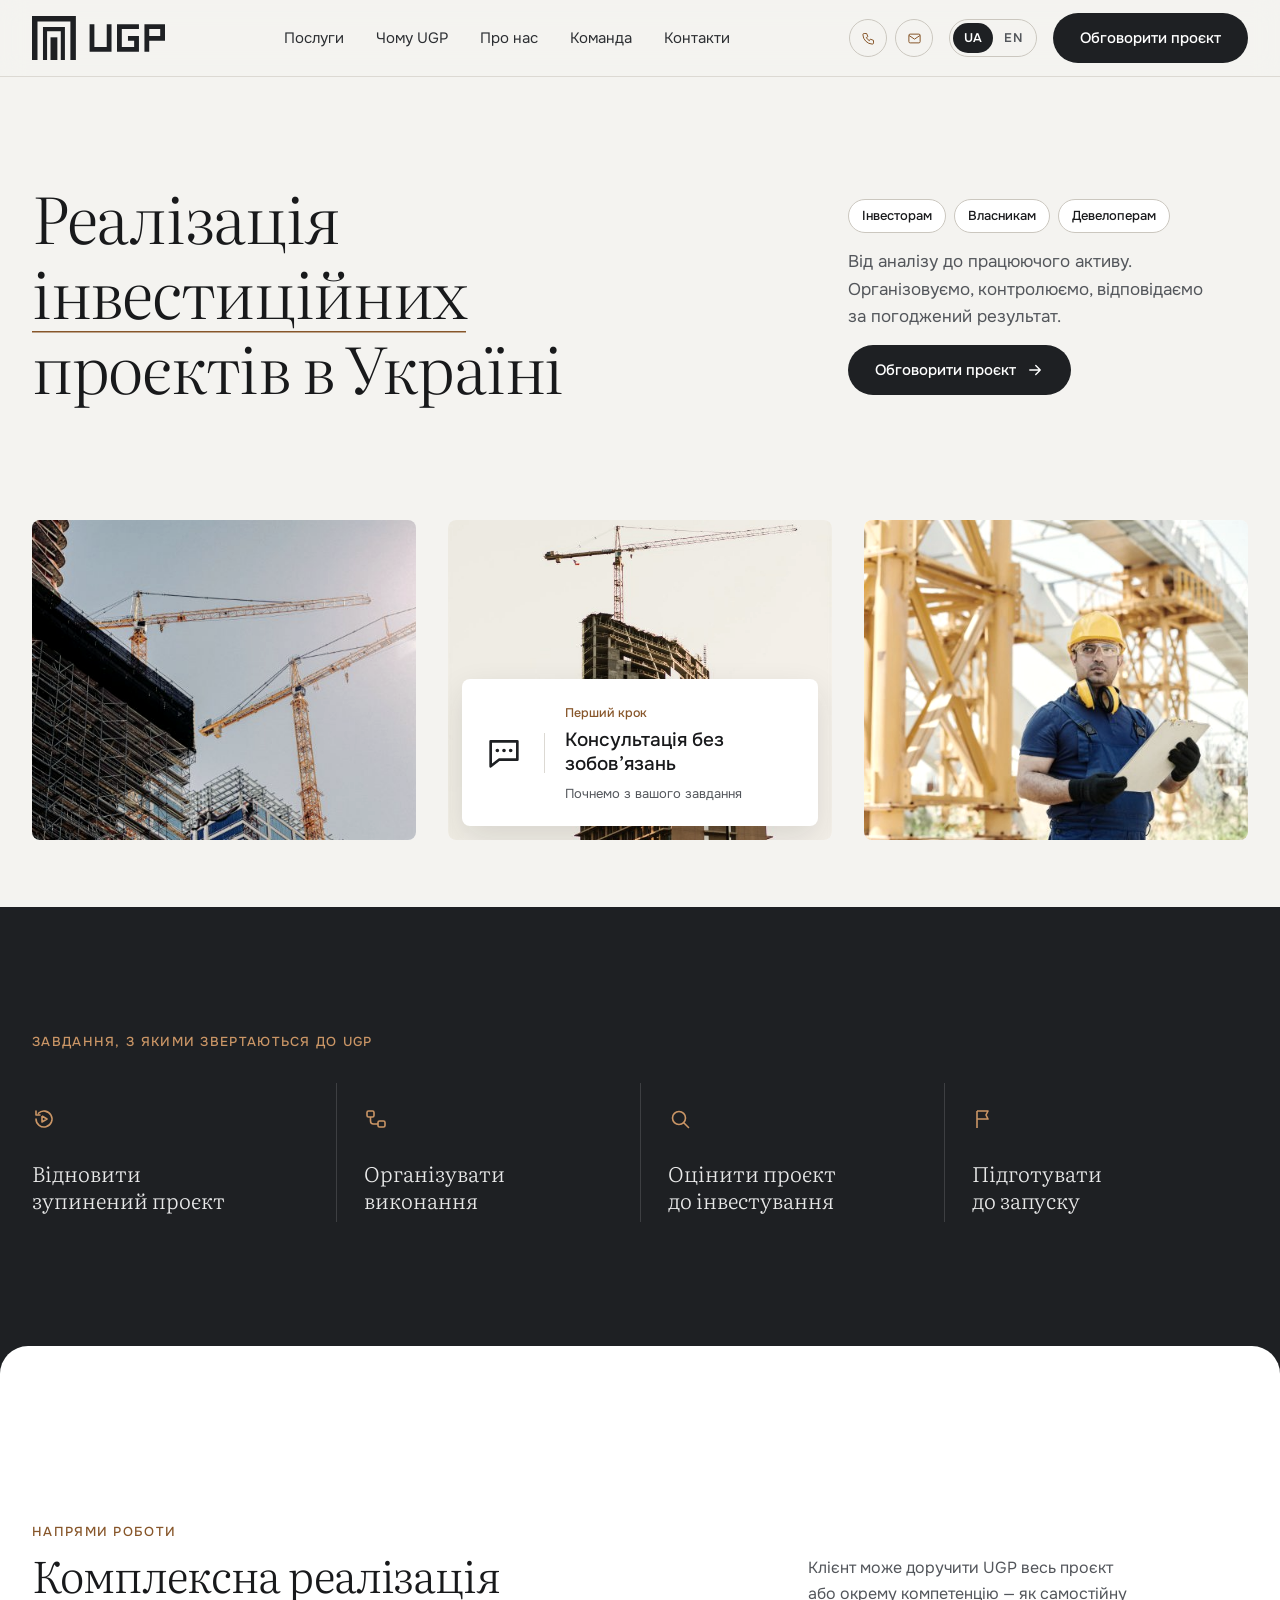
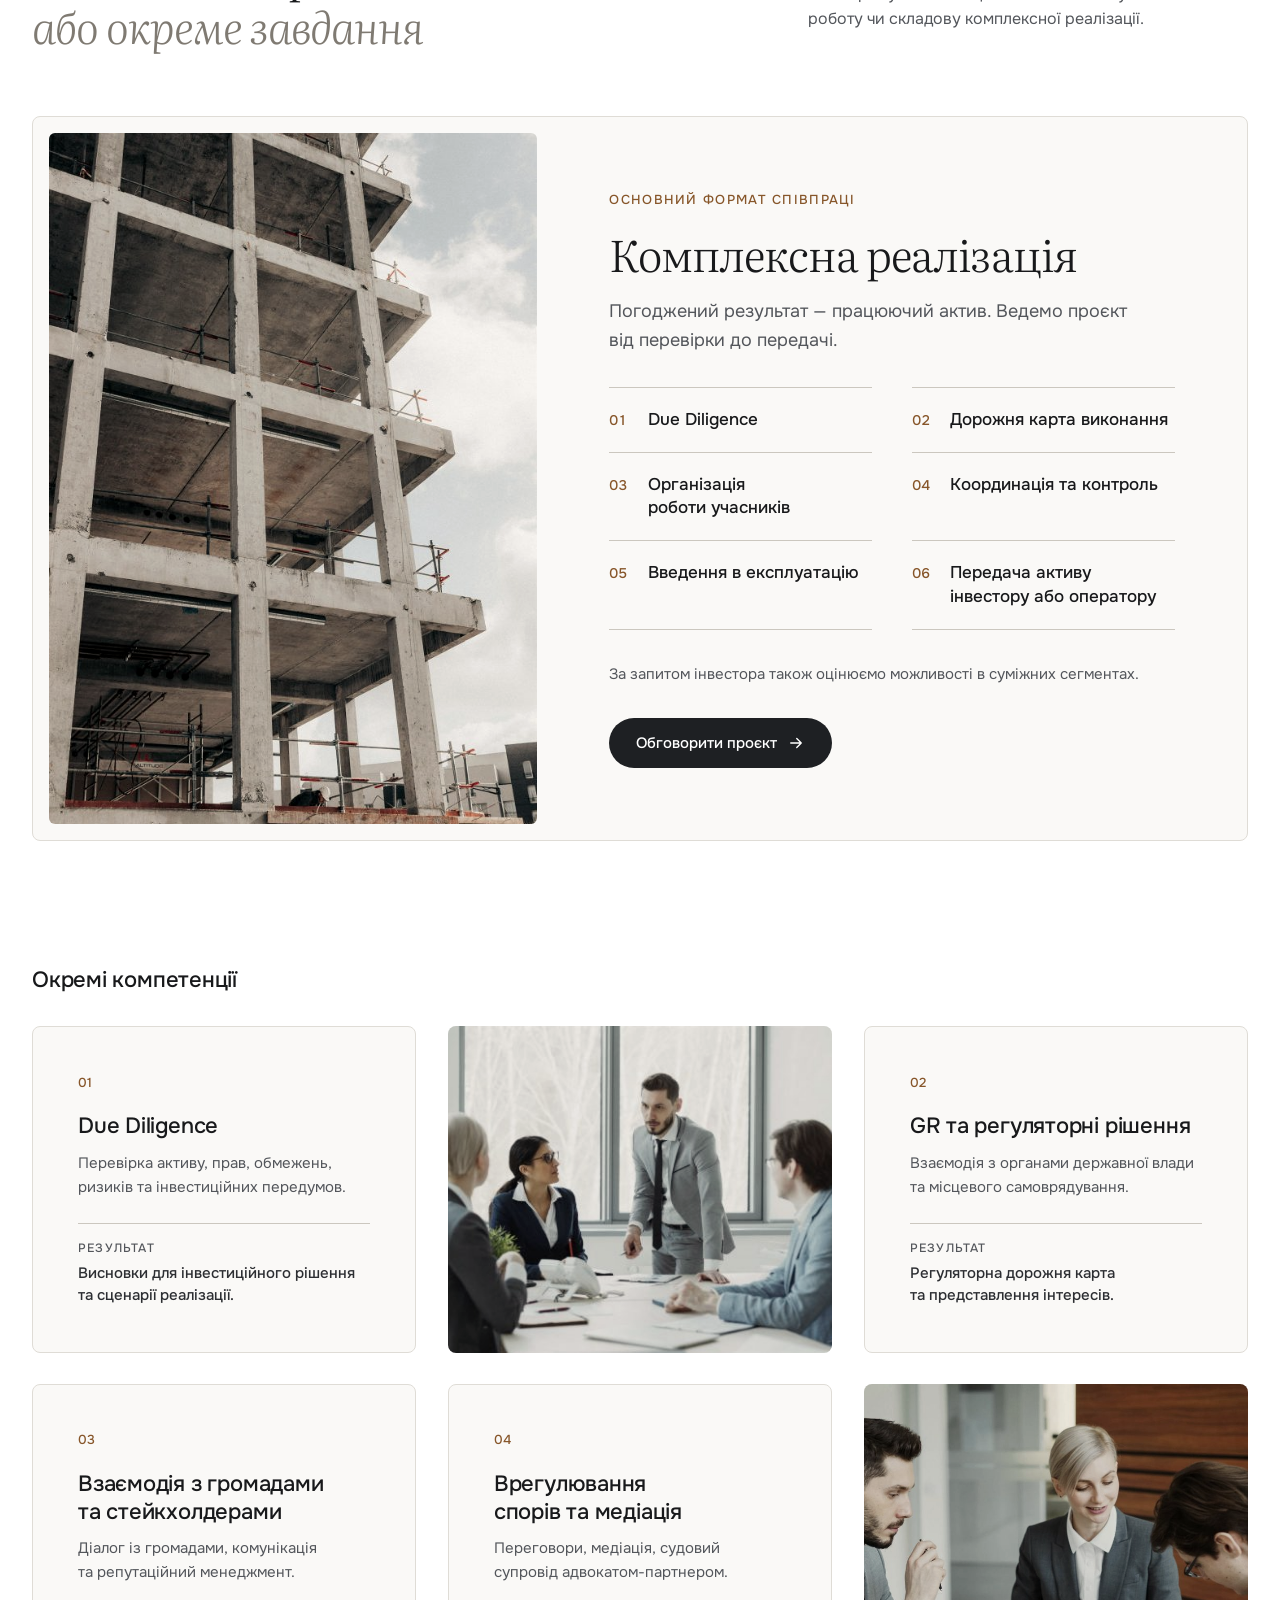
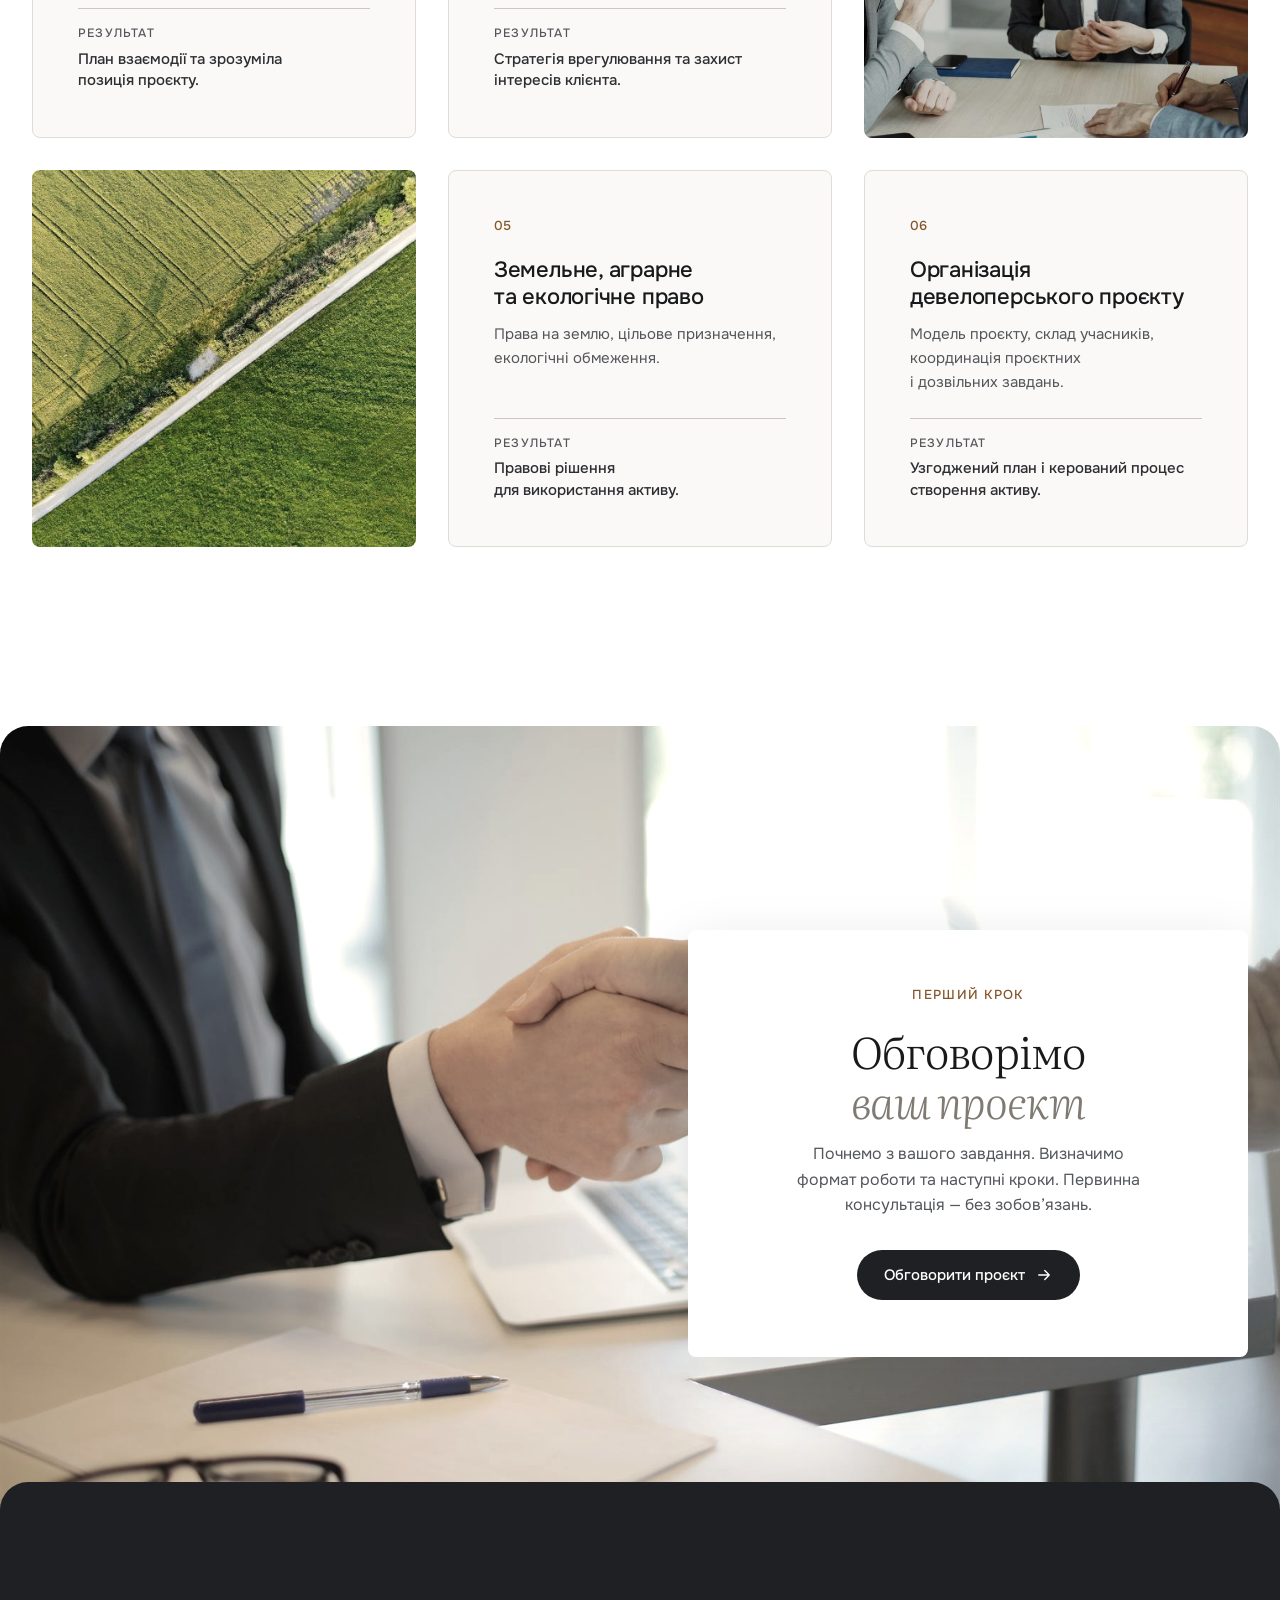
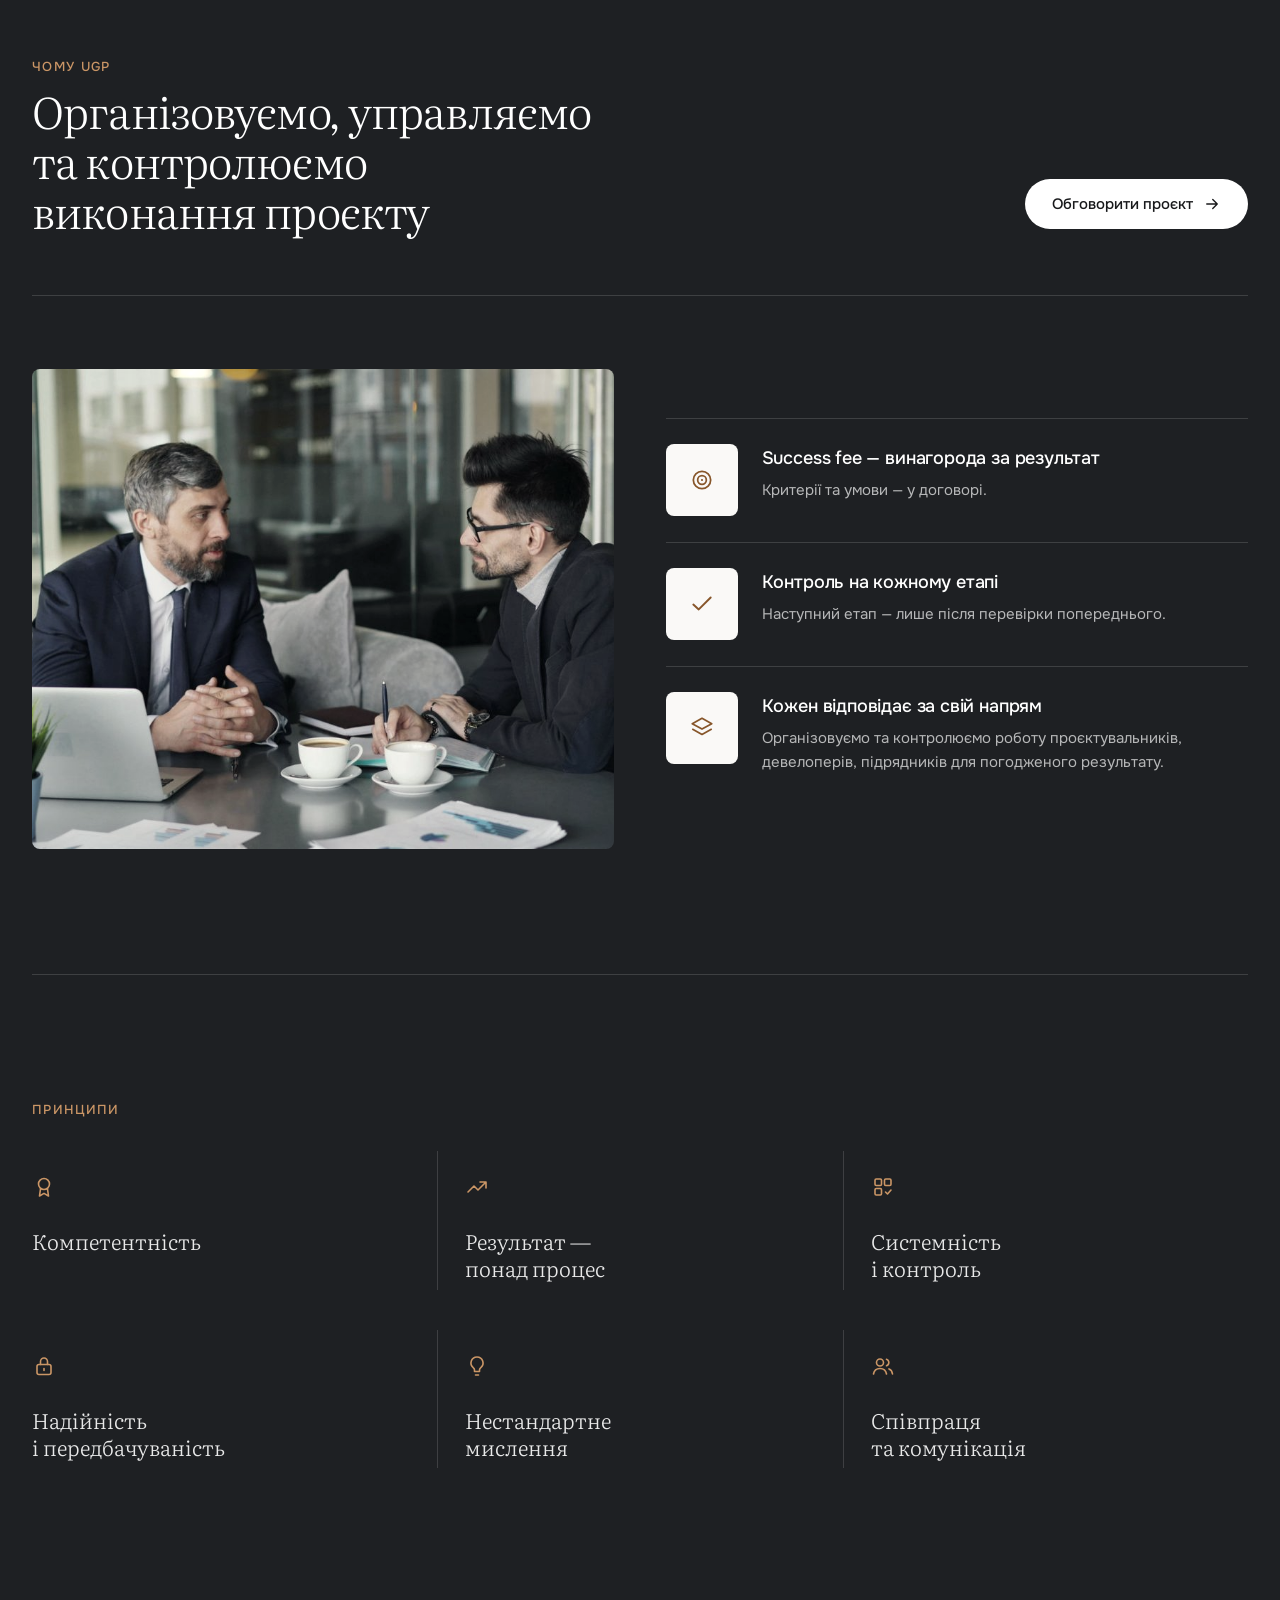
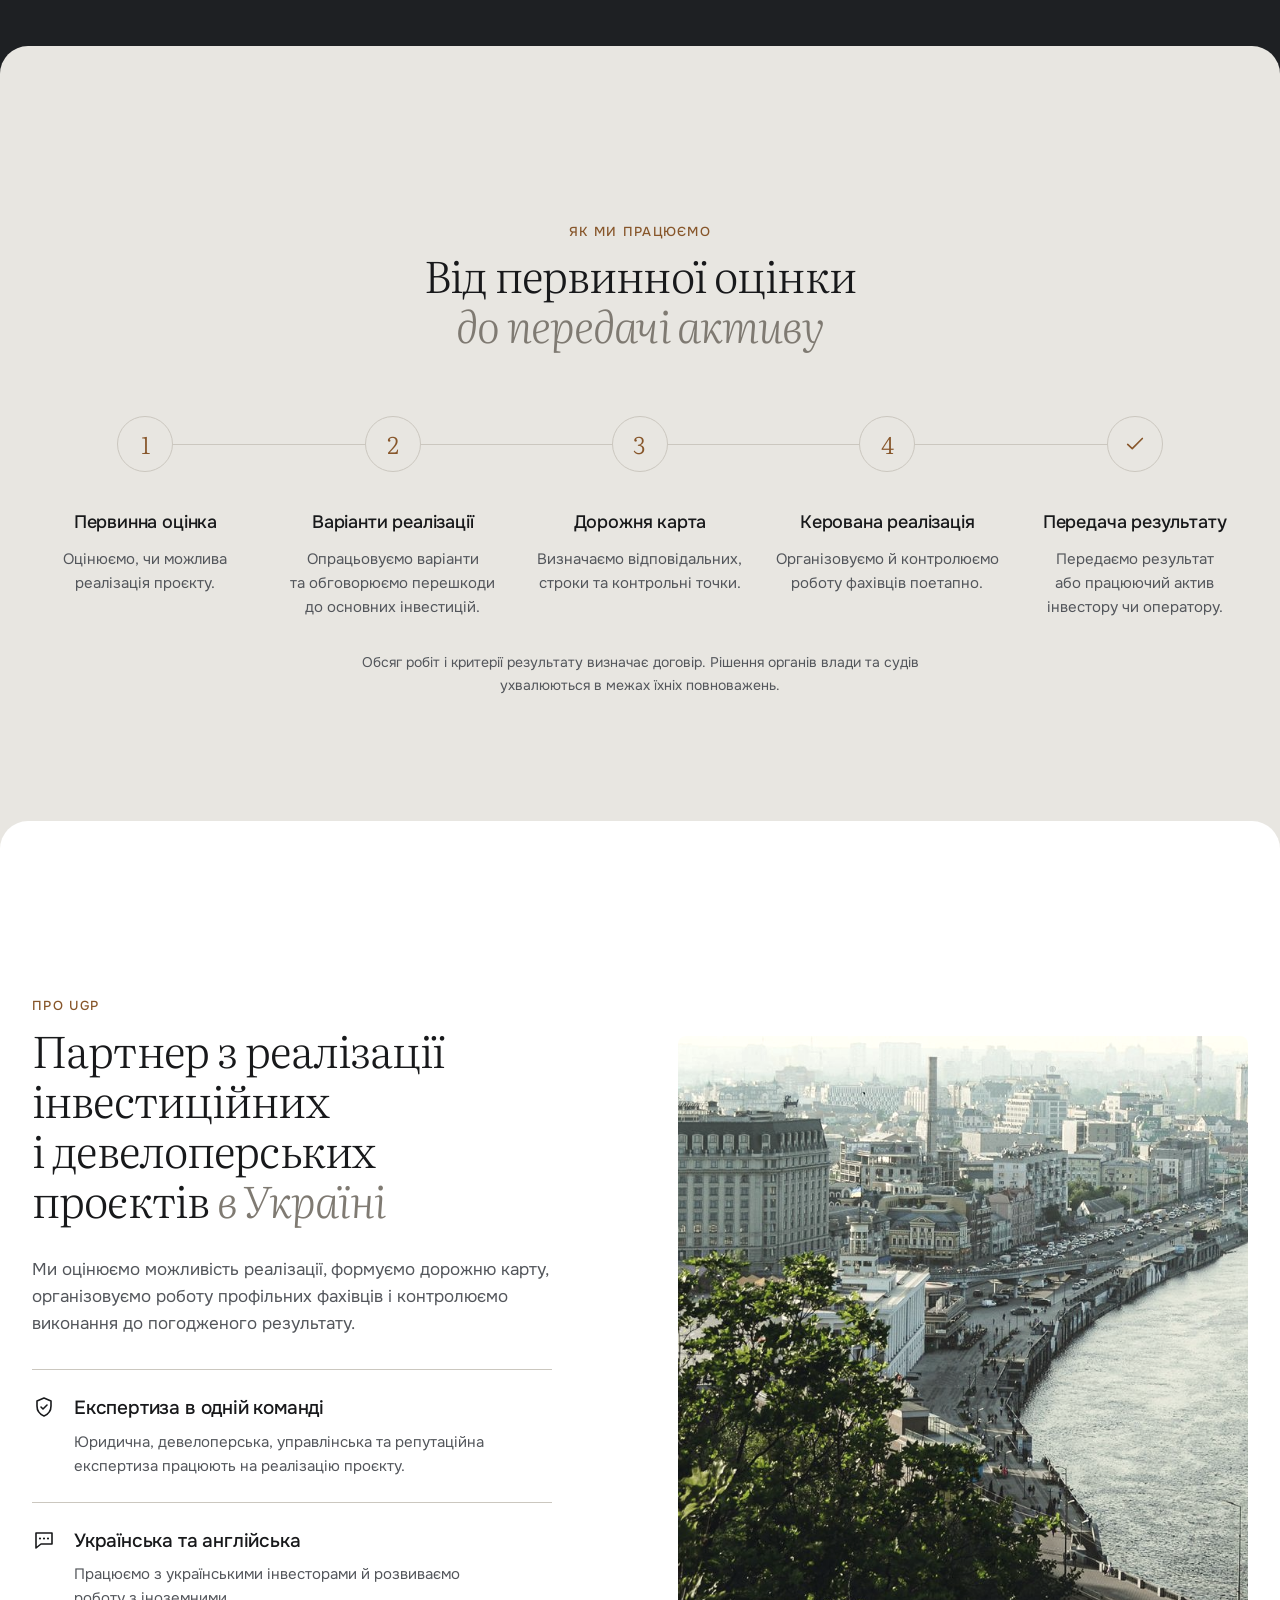
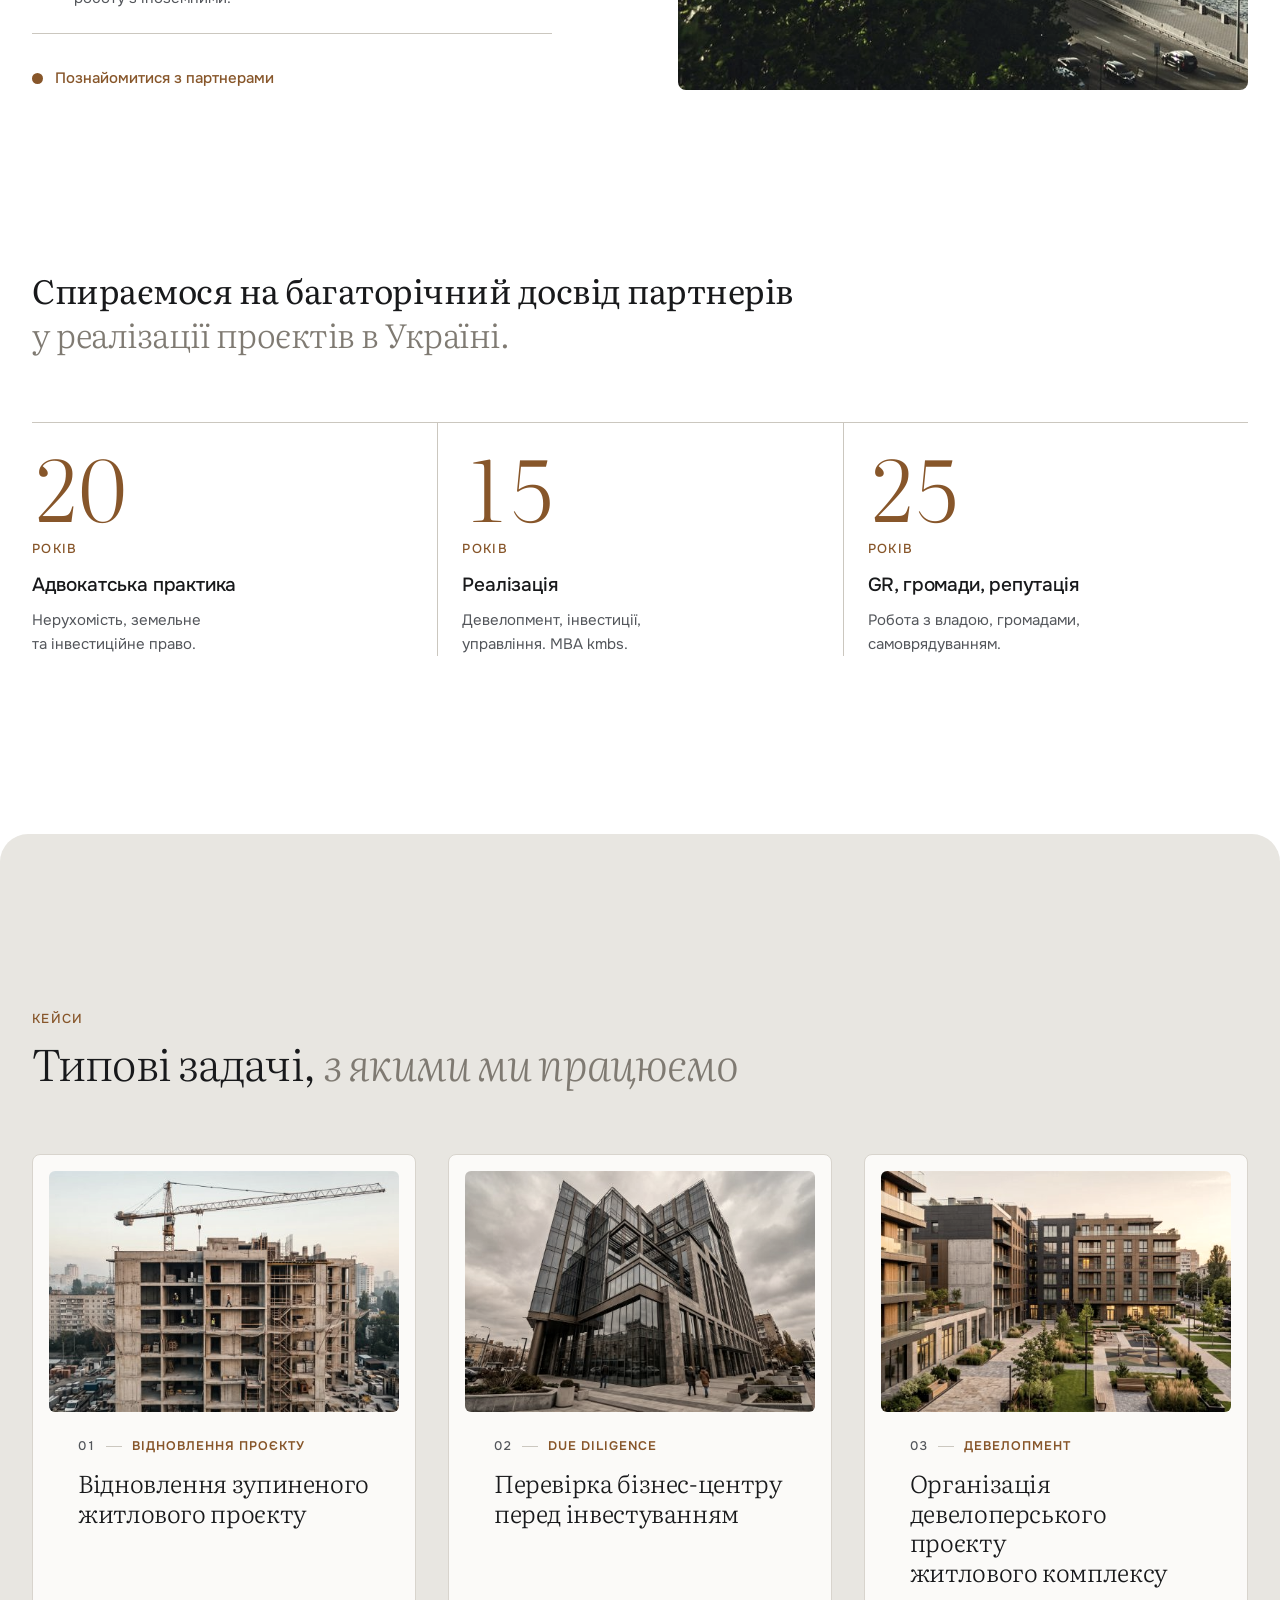
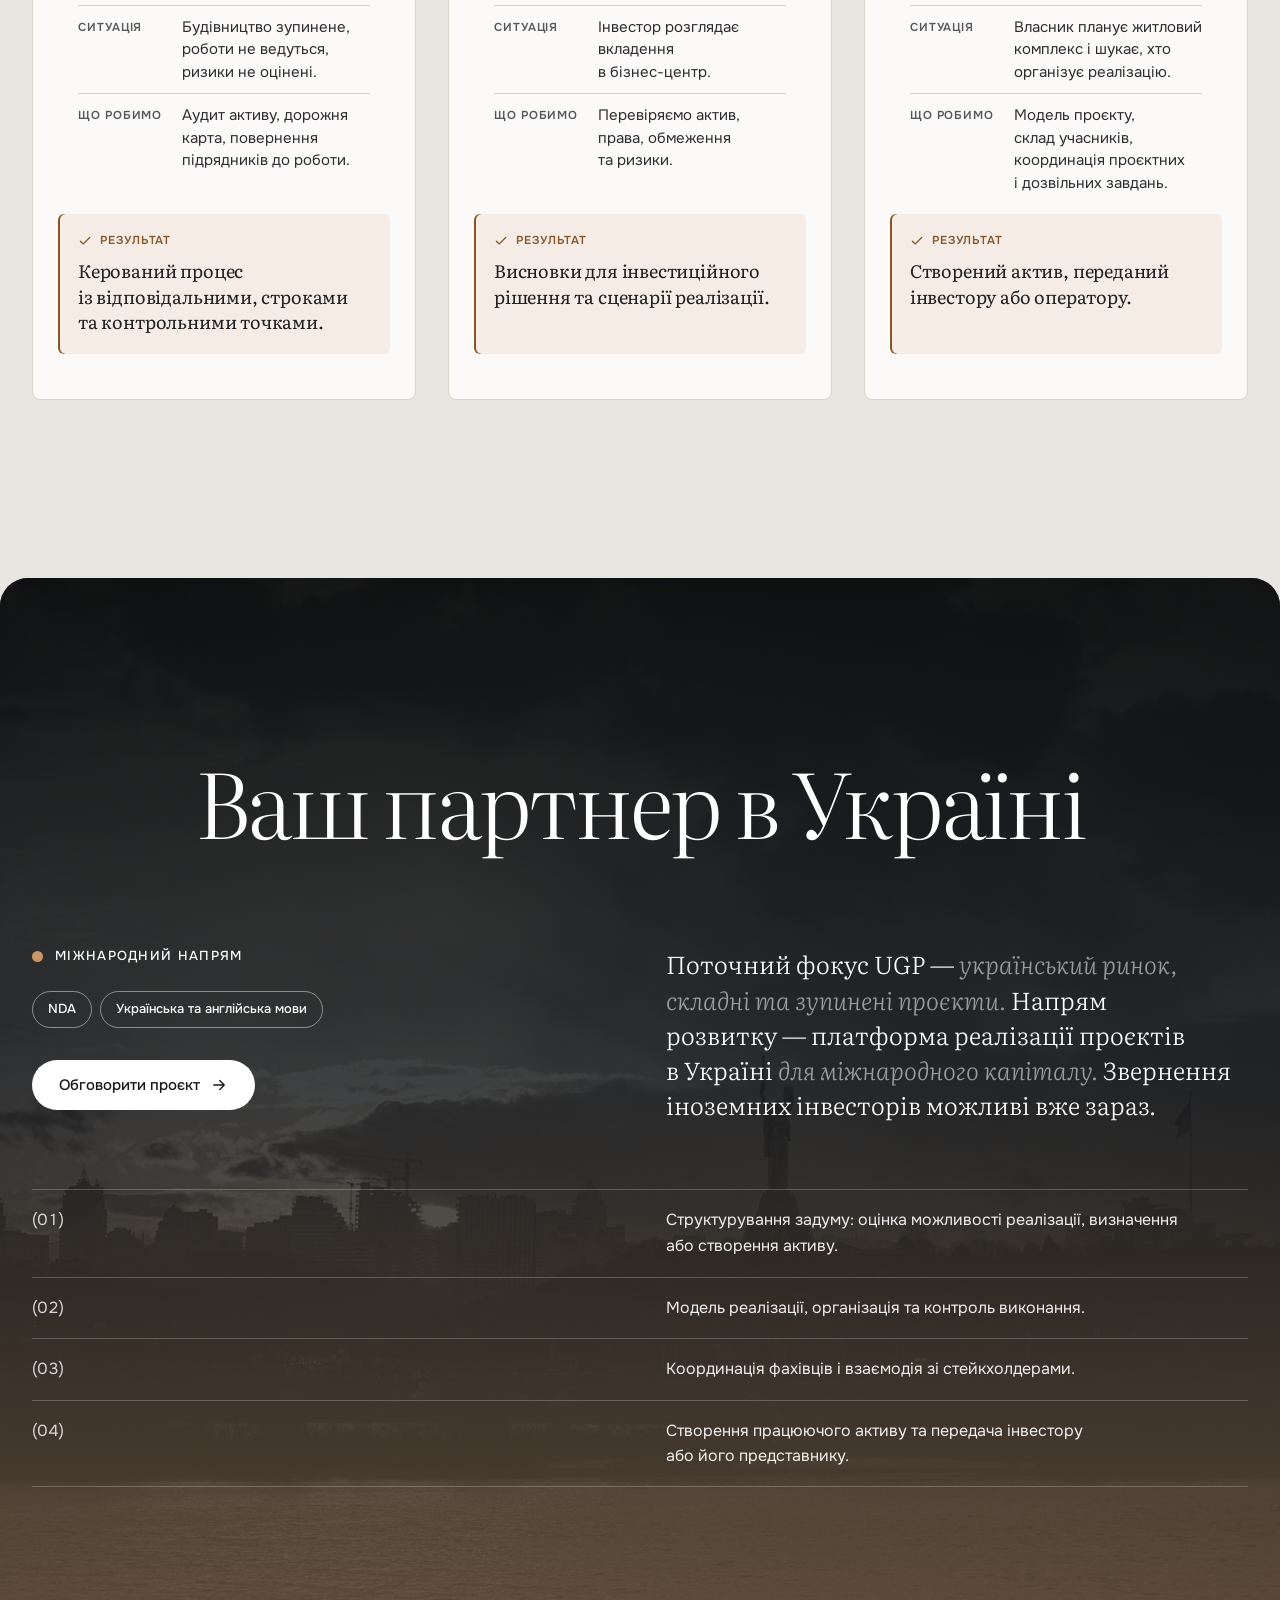
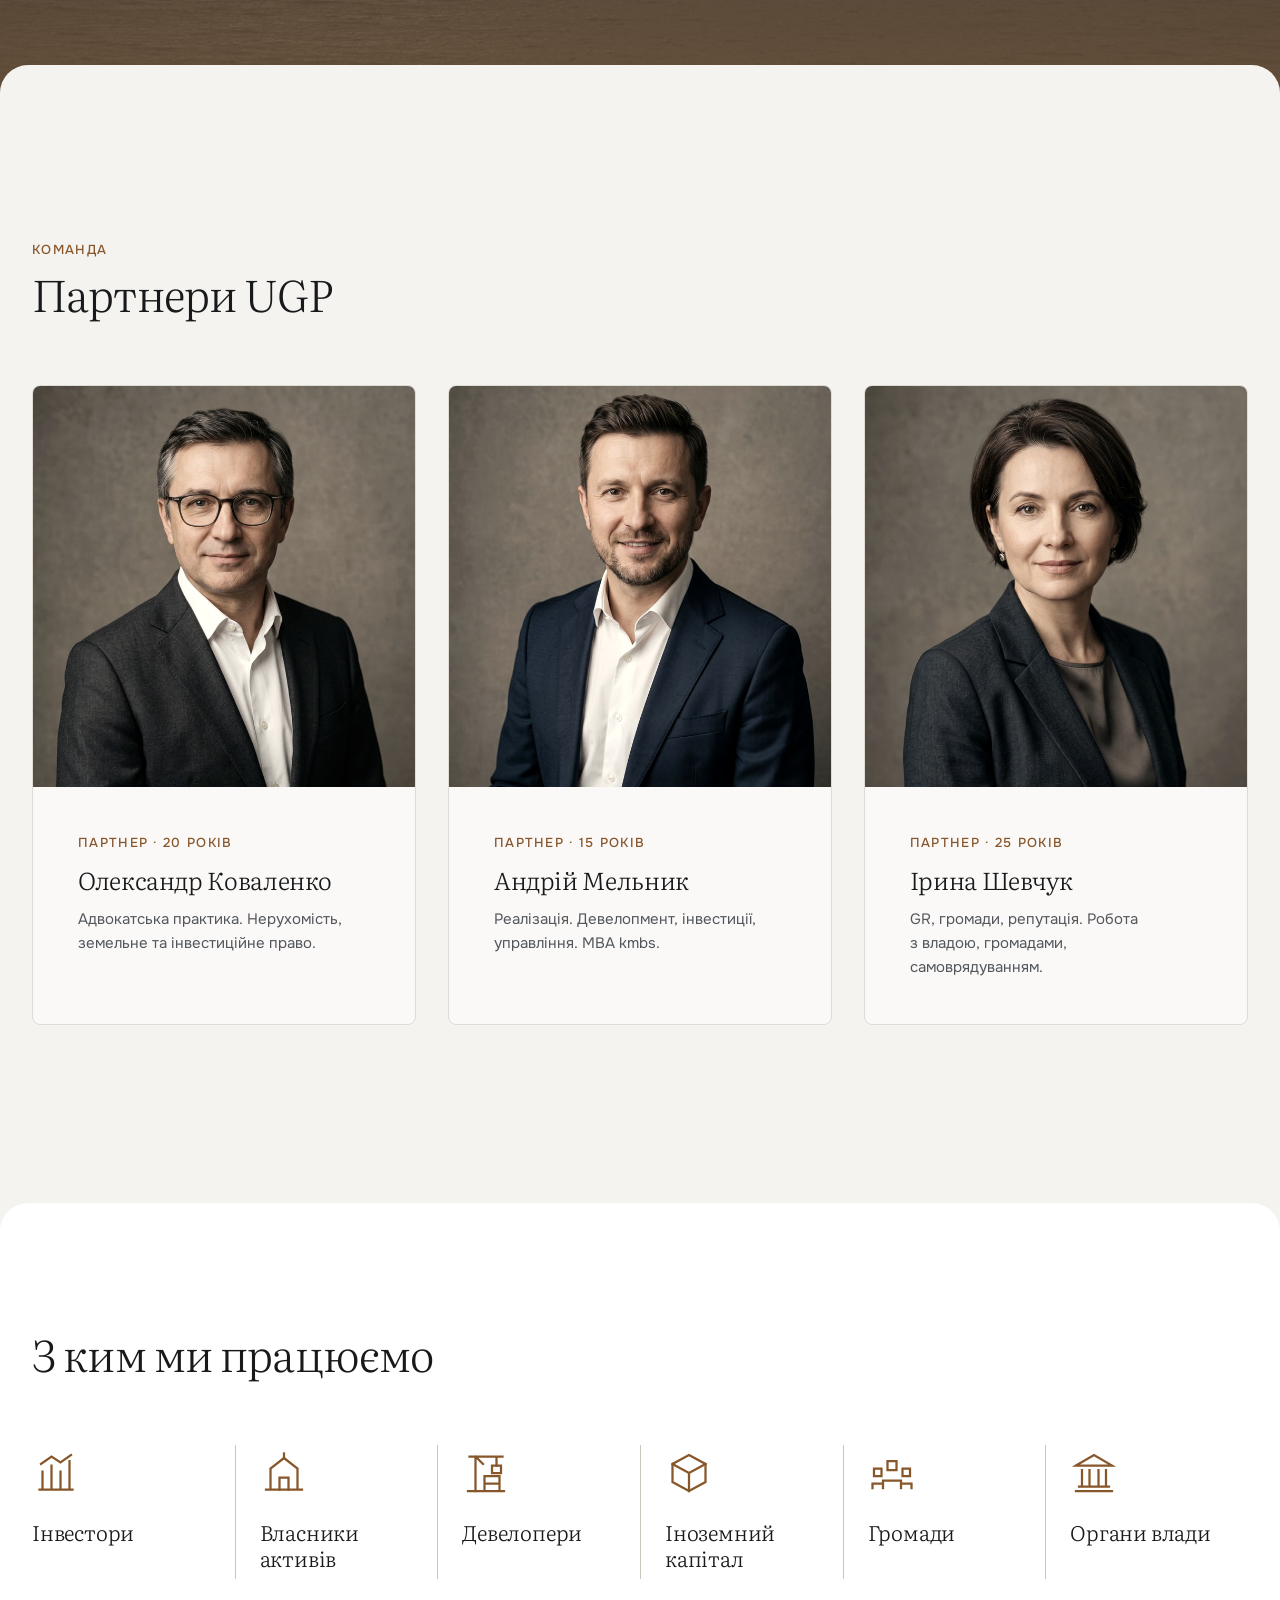
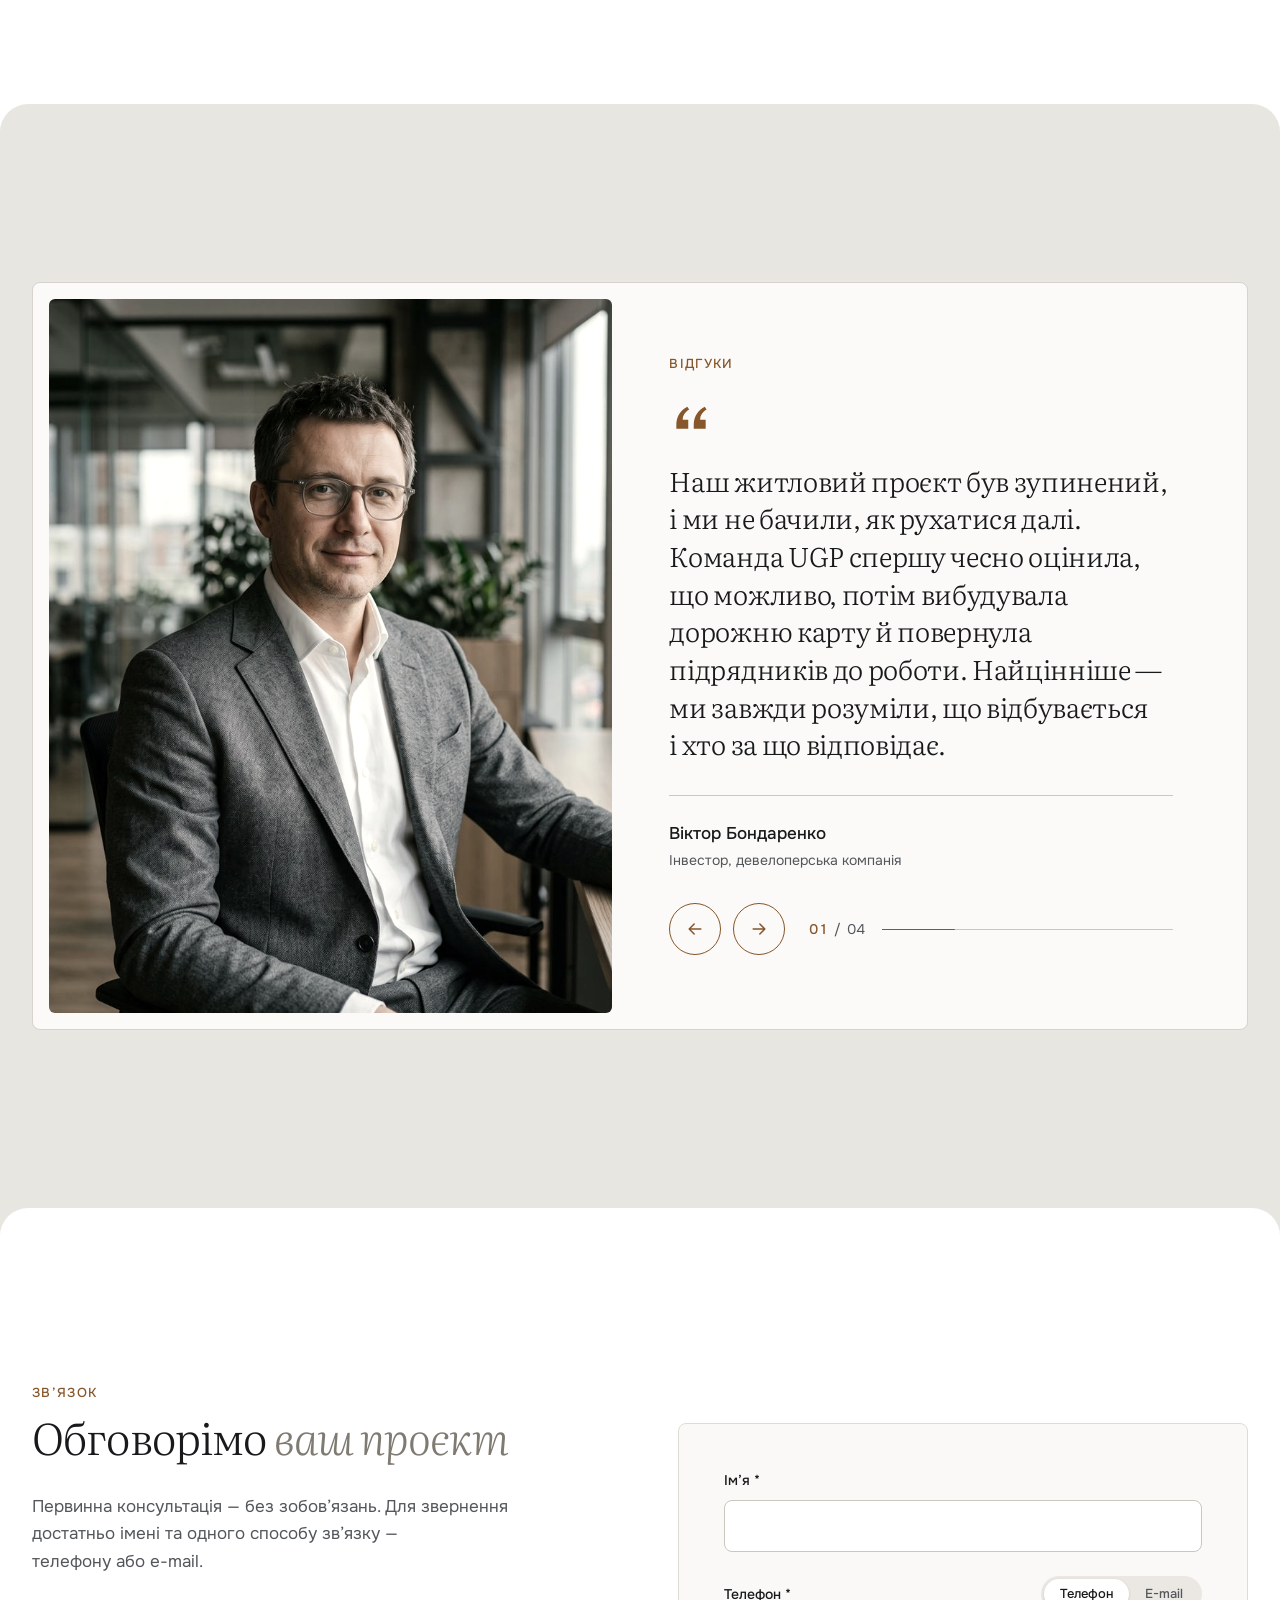
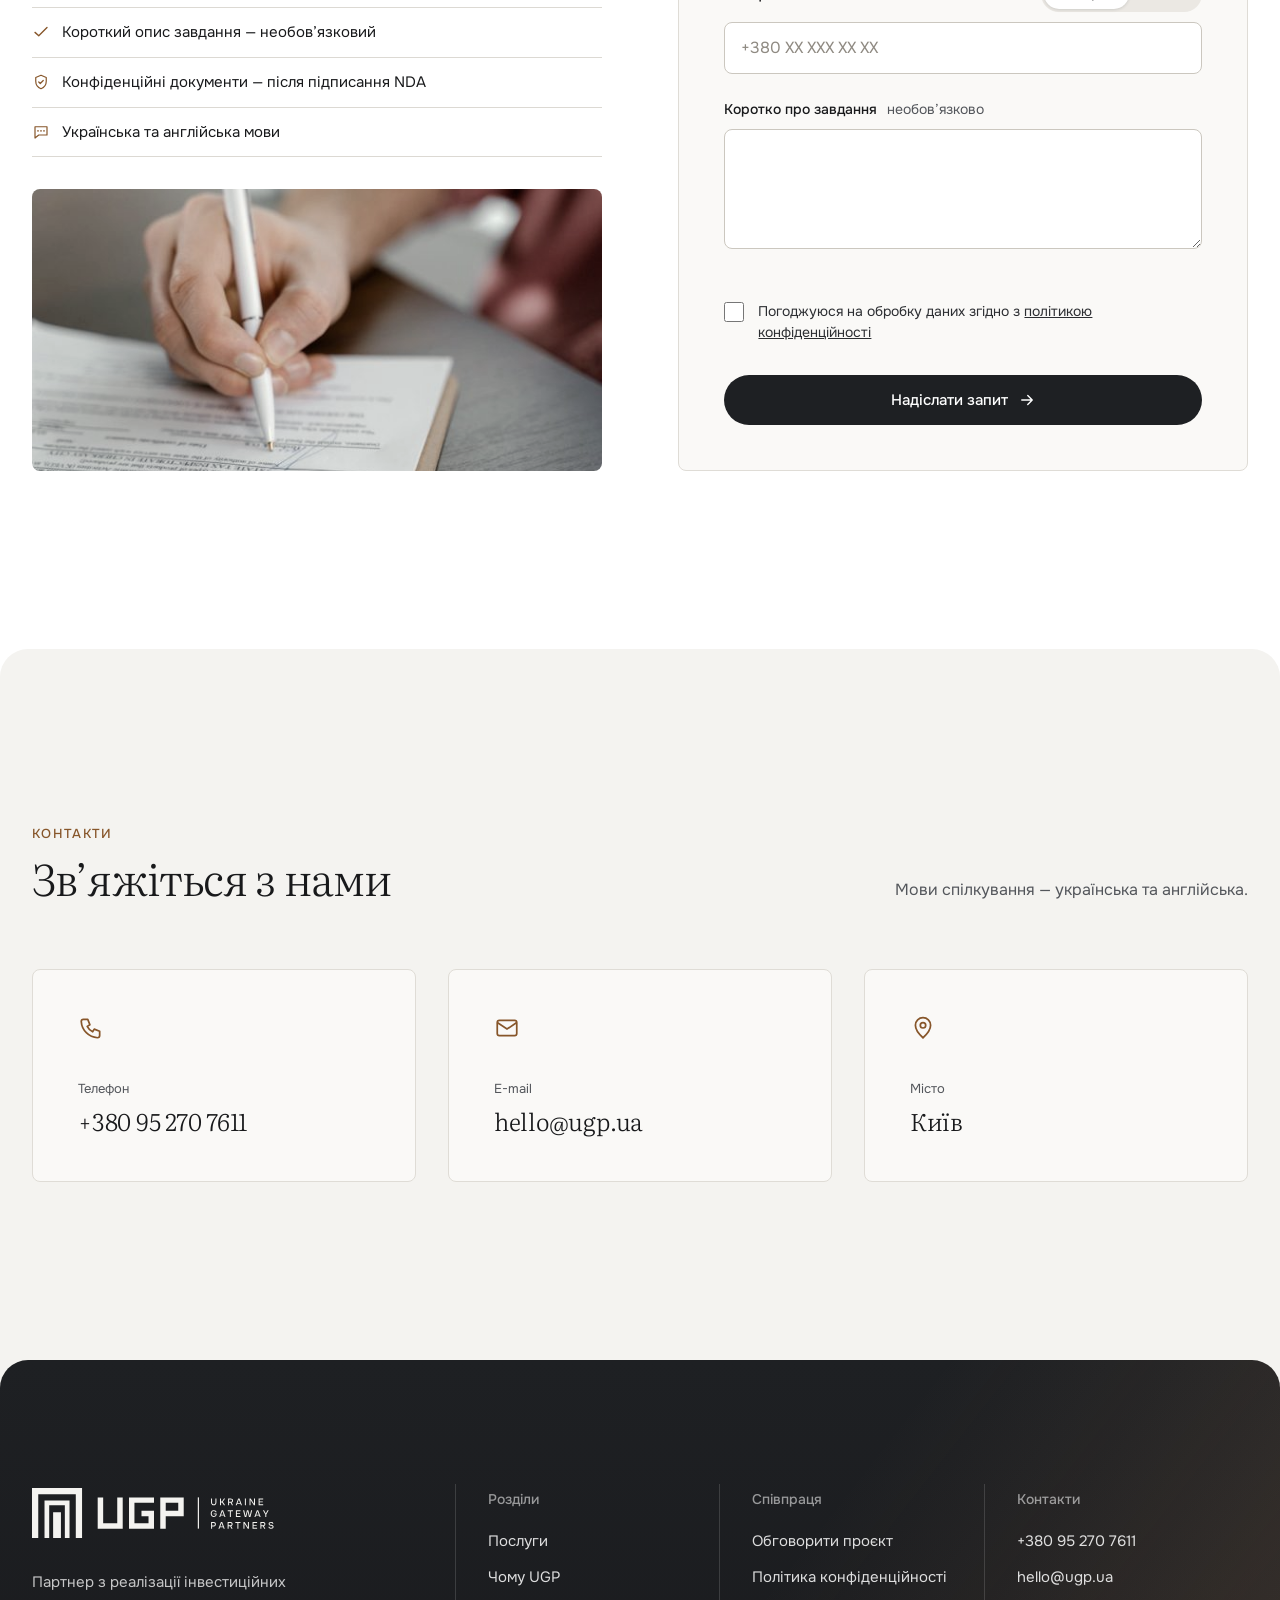
<file: site/index.html>
<!doctype html>
<html lang="uk">
<head>
  <meta charset="utf-8">
  <meta name="viewport" content="width=device-width, initial-scale=1">
  <title data-i18n="meta.title">UGP — Ukraine Gateway Partners · Реалізація інвестиційних проєктів в Україні</title>
  <meta name="description" data-i18n-attr="content:meta.description" content="UGP — партнер з реалізації інвестиційних і девелоперських проєктів в Україні. Від аналізу до працюючого активу: організовуємо, контролюємо, відповідаємо за погоджений результат.">
  <meta property="og:type" content="website">
  <meta property="og:locale" data-i18n-attr="content:meta.locale" content="uk_UA">
  <meta property="og:site_name" content="UGP — Ukraine Gateway Partners">
  <meta property="og:title" data-i18n-attr="content:meta.ogTitle" content="UGP — реалізація інвестиційних проєктів в Україні">
  <meta property="og:description" data-i18n-attr="content:meta.ogDescription" content="Від аналізу до працюючого активу. Організовуємо, контролюємо, відповідаємо за погоджений результат.">
  <!-- og:image: месенджери вимагають повну адресу. Після публікації замініть https://ugp.ua на реальний домен, якщо він інший. -->
  <meta property="og:image" content="https://ugp.ua/assets/brand/og-image.png">
  <meta property="og:image:width" content="1200">
  <meta property="og:image:height" content="630">
  <meta property="og:image:alt" content="UGP — Ukraine Gateway Partners">
  <meta name="twitter:card" content="summary_large_image">
  <meta name="theme-color" content="#1e2023">
  <link rel="icon" href="assets/brand/favicon.svg" type="image/svg+xml">
  <link rel="icon" href="assets/brand/favicon-32.png" sizes="32x32" type="image/png">
  <link rel="apple-touch-icon" href="assets/brand/apple-touch-icon.png">
  <link rel="preconnect" href="https://fonts.googleapis.com">
  <link rel="preconnect" href="https://fonts.gstatic.com" crossorigin>
  <link href="https://fonts.googleapis.com/css2?family=Literata:ital,opsz,wght@0,7..72,300;0,7..72,400;1,7..72,300;1,7..72,400&family=Onest:wght@400;500;600&display=swap" rel="stylesheet">
  <link rel="stylesheet" href="assets/css/style.css?v=20261015">
  <script>document.documentElement.classList.add('js')</script>
  <script type="application/ld+json">
  {
    "@context": "https://schema.org",
    "@type": "ProfessionalService",
    "name": "Ukraine Gateway Partners",
    "alternateName": "UGP",
    "description": "Партнер з реалізації інвестиційних і девелоперських проєктів в Україні.",
    "telephone": "+380952707611",
    "email": "hello@ugp.ua",
    "areaServed": "UA",
    "address": { "@type": "PostalAddress", "addressLocality": "Київ", "addressCountry": "UA" },
    "availableLanguage": ["uk", "en"]
  }
  </script>
</head>
<body>

<!--
  ТЕКСТИ ТА ПЕРЕКЛАД
  Українські тексти — у цьому файлі. Англійські — в assets/i18n/en.js (ключі збігаються з data-i18n).
  data-i18n="ключ"                 — перекладається вміст елемента
  data-i18n-attr="атрибут:ключ"    — перекладається атрибут (alt, aria-label, placeholder, content)
-->

<svg width="0" height="0" style="position:absolute" aria-hidden="true">
  <symbol id="i-arrow" viewBox="0 0 24 24"><path d="M5 12h14M13 6l6 6-6 6" fill="none" stroke="currentColor" stroke-width="1.8" stroke-linecap="round" stroke-linejoin="round"/></symbol>
  <symbol id="i-arrow-left" viewBox="0 0 24 24"><path d="M19 12H5M11 6l-6 6 6 6" fill="none" stroke="currentColor" stroke-width="1.8" stroke-linecap="round" stroke-linejoin="round"/></symbol>
  <symbol id="i-arrow-up" viewBox="0 0 24 24"><path d="M7 17 17 7M8 7h9v9" fill="none" stroke="currentColor" stroke-width="1.8" stroke-linecap="round" stroke-linejoin="round"/></symbol>
  <symbol id="i-phone" viewBox="0 0 24 24"><path d="M5 4h4l2 5-2.5 1.5a11 11 0 0 0 5 5L15 13l5 2v4a2 2 0 0 1-2 2A16 16 0 0 1 3 6a2 2 0 0 1 2-2" fill="none" stroke="currentColor" stroke-width="1.6" stroke-linejoin="round"/></symbol>
  <symbol id="i-mail" viewBox="0 0 24 24"><rect x="3" y="5" width="18" height="14" rx="2" fill="none" stroke="currentColor" stroke-width="1.6"/><path d="m3 7 9 6 9-6" fill="none" stroke="currentColor" stroke-width="1.6"/></symbol>
  <symbol id="i-chat" viewBox="0 0 24 24"><path d="M4 5h16v11H9l-5 4z" fill="none" stroke="currentColor" stroke-width="1.6" stroke-linejoin="round"/><path d="M8 10.5h.01M12 10.5h.01M16 10.5h.01" stroke="currentColor" stroke-width="2.2" stroke-linecap="round"/></symbol>
  <symbol id="i-pin" viewBox="0 0 24 24"><path d="M12 21s-7-6.2-7-11.5a7 7 0 0 1 14 0C19 14.8 12 21 12 21z" fill="none" stroke="currentColor" stroke-width="1.6"/><circle cx="12" cy="9.5" r="2.5" fill="none" stroke="currentColor" stroke-width="1.6"/></symbol>
  <symbol id="i-restart" viewBox="0 0 24 24"><path d="M4 12a8 8 0 1 0 2.4-5.7M4 4v4h4" fill="none" stroke="currentColor" stroke-width="1.6" stroke-linecap="round" stroke-linejoin="round"/><path d="m10 9 5 3-5 3z" fill="none" stroke="currentColor" stroke-width="1.6" stroke-linejoin="round"/></symbol>
  <symbol id="i-flow" viewBox="0 0 24 24"><rect x="3" y="4" width="7" height="6" rx="1.5" fill="none" stroke="currentColor" stroke-width="1.6"/><rect x="14" y="14" width="7" height="6" rx="1.5" fill="none" stroke="currentColor" stroke-width="1.6"/><path d="M6.5 10v4a3 3 0 0 0 3 3H14" fill="none" stroke="currentColor" stroke-width="1.6"/></symbol>
  <symbol id="i-search" viewBox="0 0 24 24"><circle cx="11" cy="11" r="6.5" fill="none" stroke="currentColor" stroke-width="1.6"/><path d="m16 16 4.5 4.5" stroke="currentColor" stroke-width="1.6" stroke-linecap="round"/></symbol>
  <symbol id="i-flag" viewBox="0 0 24 24"><path d="M5 21V4M5 4h11l-2 4 2 4H5" fill="none" stroke="currentColor" stroke-width="1.6" stroke-linejoin="round"/></symbol>
  <symbol id="i-target" viewBox="0 0 24 24"><circle cx="12" cy="12" r="8" fill="none" stroke="currentColor" stroke-width="1.6"/><circle cx="12" cy="12" r="4" fill="none" stroke="currentColor" stroke-width="1.6"/><circle cx="12" cy="12" r="1" fill="currentColor"/></symbol>
  <symbol id="i-check" viewBox="0 0 24 24"><path d="M4 12.5 9 17 20 6" fill="none" stroke="currentColor" stroke-width="1.8" stroke-linecap="round" stroke-linejoin="round"/></symbol>
  <symbol id="i-alert" viewBox="0 0 24 24"><circle cx="12" cy="12" r="9" fill="none" stroke="currentColor" stroke-width="1.6"/><path d="M12 7.5v5.5M12 16.3v.2" fill="none" stroke="currentColor" stroke-width="1.8" stroke-linecap="round"/></symbol>
  <symbol id="i-layers" viewBox="0 0 24 24"><path d="m12 3 9 5-9 5-9-5z M3 13l9 5 9-5" fill="none" stroke="currentColor" stroke-width="1.6" stroke-linejoin="round"/></symbol>
  <symbol id="i-shield" viewBox="0 0 24 24"><path d="M12 3 5 6v5c0 4.5 3 8.3 7 10 4-1.7 7-5.5 7-10V6z" fill="none" stroke="currentColor" stroke-width="1.6" stroke-linejoin="round"/><path d="m9 12 2 2 4-4" fill="none" stroke="currentColor" stroke-width="1.6" stroke-linecap="round" stroke-linejoin="round"/></symbol>
  <symbol id="i-image" viewBox="0 0 24 24"><rect x="3" y="4" width="18" height="16" rx="2" fill="none" stroke="currentColor" stroke-width="1.4"/><circle cx="9" cy="9.5" r="1.8" fill="none" stroke="currentColor" stroke-width="1.4"/><path d="m4 18 5-5 4 4 3-3 4 4" fill="none" stroke="currentColor" stroke-width="1.4" stroke-linejoin="round"/></symbol>
  <symbol id="i-user" viewBox="0 0 24 24"><circle cx="12" cy="8.5" r="4" fill="none" stroke="currentColor" stroke-width="1.3"/><path d="M4 21c.8-4.2 4-6.5 8-6.5s7.2 2.3 8 6.5" fill="none" stroke="currentColor" stroke-width="1.3" stroke-linecap="round"/></symbol>
  <!-- «Принципи»: лінійні іконки в стилі стрічки «Завдання» -->
  <symbol id="p-competence" viewBox="0 0 24 24"><circle cx="12" cy="9" r="5.5" fill="none" stroke="currentColor" stroke-width="1.6"/><path d="M8.6 13.4 7.5 21l4.5-2.6 4.5 2.6-1.1-7.6" fill="none" stroke="currentColor" stroke-width="1.6" stroke-linejoin="round"/></symbol>
  <symbol id="p-result" viewBox="0 0 24 24"><path d="m3 17 6-6 4 4 8-8M15 7h6v6" fill="none" stroke="currentColor" stroke-width="1.6" stroke-linecap="round" stroke-linejoin="round"/></symbol>
  <symbol id="p-system" viewBox="0 0 24 24"><rect x="4" y="4" width="6.5" height="6.5" rx="1.2" fill="none" stroke="currentColor" stroke-width="1.6"/><rect x="13.5" y="4" width="6.5" height="6.5" rx="1.2" fill="none" stroke="currentColor" stroke-width="1.6"/><rect x="4" y="13.5" width="6.5" height="6.5" rx="1.2" fill="none" stroke="currentColor" stroke-width="1.6"/><path d="m14.5 17 2 2 3.5-4" fill="none" stroke="currentColor" stroke-width="1.6" stroke-linecap="round" stroke-linejoin="round"/></symbol>
  <symbol id="p-reliable" viewBox="0 0 24 24"><rect x="5" y="10.5" width="14" height="10" rx="2" fill="none" stroke="currentColor" stroke-width="1.6"/><path d="M8.5 10.5V7.5a3.5 3.5 0 0 1 7 0v3M12 14.5v2" fill="none" stroke="currentColor" stroke-width="1.6" stroke-linecap="round"/></symbol>
  <symbol id="p-idea" viewBox="0 0 24 24"><path d="M9.5 17.5h5M10.5 21h3M12 3a6 6 0 0 0-3.6 10.8c.7.6 1.1 1.4 1.1 2.2v1.5h5V16c0-.8.4-1.6 1.1-2.2A6 6 0 0 0 12 3z" fill="none" stroke="currentColor" stroke-width="1.6" stroke-linecap="round" stroke-linejoin="round"/></symbol>
  <symbol id="p-team" viewBox="0 0 24 24"><circle cx="9" cy="8.5" r="3.5" fill="none" stroke="currentColor" stroke-width="1.6"/><path d="M2.5 20c.6-3.5 3.2-5.5 6.5-5.5s5.9 2 6.5 5.5M15.5 5.2a3.5 3.5 0 0 1 0 6.6M18 14.9c1.9.7 3.2 2.5 3.5 5.1" fill="none" stroke="currentColor" stroke-width="1.6" stroke-linecap="round"/></symbol>
  <!-- «З ким ми працюємо»: лінійні іконки, гострі кути (stroke-linejoin: miter) -->
  <symbol id="w-investor" viewBox="0 0 32 32"><g fill="none" stroke="currentColor" stroke-width="1.5" stroke-linejoin="miter" stroke-linecap="square"><path d="M5 27h22M7 27V15M13 27V11M19 27V15M25 27V8"/><path d="M6 10l7-5 6 4 7-5"/></g></symbol>
  <symbol id="w-owner" viewBox="0 0 32 32"><g fill="none" stroke="currentColor" stroke-width="1.5" stroke-linejoin="miter" stroke-linecap="square"><path d="M4 27h24M7 27V13l9-7 9 7v14"/><path d="M13 27v-8h6v8"/><path d="M16 6V3"/></g></symbol>
  <symbol id="w-developer" viewBox="0 0 32 32"><g fill="none" stroke="currentColor" stroke-width="1.5" stroke-linejoin="miter" stroke-linecap="square"><path d="M9 28V5M5 5h22M9 5l5 5M23 5v6"/><path d="M20 11h6v5h-6z"/><path d="M4 28h24M15 28V18h10v10M15 23h10"/></g></symbol>
  <symbol id="w-foreign" viewBox="0 0 32 32"><g fill="none" stroke="currentColor" stroke-width="1.5" stroke-linejoin="miter" stroke-linecap="square"><path d="M16 4l11 6v12l-11 6-11-6V10z"/><path d="M5 10l11 6 11-6M16 16v12"/></g></symbol>
  <symbol id="w-community" viewBox="0 0 32 32"><g fill="none" stroke="currentColor" stroke-width="1.5" stroke-linejoin="miter" stroke-linecap="square"><path d="M13 8h6v6h-6zM4 13h5v5H4zM23 13h5v5h-5z"/><path d="M10 26v-5h12v5M3 26v-3h7M22 23h7v3"/></g></symbol>
  <symbol id="w-authority" viewBox="0 0 32 32"><g fill="none" stroke="currentColor" stroke-width="1.5" stroke-linejoin="miter" stroke-linecap="square"><path d="M4 11L16 4l12 7z"/><path d="M4 28h24M6 25h20M8 14v11M13 14v11M19 14v11M24 14v11"/></g></symbol>
  <symbol id="i-quote" viewBox="0 0 48 48"><path d="M8 34c0-9 4-16 12-20l2 3c-5 3-7 7-7 11h6v10H8zm19 0c0-9 4-16 12-20l2 3c-5 3-7 7-7 11h6v10H27z" fill="currentColor"/></symbol>
</svg>

<a class="skip-link" href="#main" data-i18n="a11y.skip">Перейти до змісту</a>

<header class="header" id="top">
  <div class="container header__inner">
    <a class="logo" href="#top" data-i18n-attr="aria-label:a11y.logo" aria-label="UGP — Ukraine Gateway Partners, на початок сторінки">
      <picture>
        <source media="(max-width: 600px)" srcset="assets/brand/logo-compact.svg">
        <img class="logo__img" src="assets/brand/logo-header.svg" alt="UGP — Ukraine Gateway Partners" width="312" height="64">
      </picture>
    </a>
    <nav class="nav" id="nav" data-i18n-attr="aria-label:a11y.nav" aria-label="Основна навігація">
      <ul class="nav__list">
        <li><a href="#services" data-i18n="nav.services">Послуги</a></li>
        <li><a href="#why" data-i18n="nav.why">Чому UGP</a></li>
        <li><a href="#about" data-i18n="nav.about">Про нас</a></li>
        <li><a href="#team" data-i18n="nav.team">Команда</a></li>
        <li><a href="#contacts" data-i18n="nav.contacts">Контакти</a></li>
      </ul>
      <!-- Контакти в мобільному меню -->
      <div class="nav__contacts">
        <a href="tel:+380952707611"><svg class="ico" aria-hidden="true"><use href="#i-phone"/></svg>+380 95 270 7611</a>
        <a href="mailto:hello@ugp.ua"><svg class="ico" aria-hidden="true"><use href="#i-mail"/></svg>hello@ugp.ua</a>
      </div>
      <!-- Головна дія в мобільному меню (на десктопі — кнопка в шапці) -->
      <a class="btn btn--dark btn--block nav__cta" href="#contact-form"><span data-i18n="cta.discuss">Обговорити проєкт</span> <svg class="ico" aria-hidden="true"><use href="#i-arrow"/></svg></a>
    </nav>
    <div class="header__end">
      <div class="header__contacts">
        <a href="tel:+380952707611"><svg class="ico" aria-hidden="true"><use href="#i-phone"/></svg><span>+380 95 270 7611</span></a>
        <a href="mailto:hello@ugp.ua"><svg class="ico" aria-hidden="true"><use href="#i-mail"/></svg><span>hello@ugp.ua</span></a>
      </div>
      <div class="lang" role="group" data-i18n-attr="aria-label:a11y.lang" aria-label="Мова сайту">
        <span class="lang__thumb" aria-hidden="true"></span>
        <button type="button" data-lang="uk" aria-pressed="true" aria-label="Українська">UA</button>
        <button type="button" data-lang="en" aria-pressed="false" aria-label="English">EN</button>
      </div>
      <a class="btn btn--dark header__cta" href="#contact-form" data-i18n="cta.discuss">Обговорити проєкт</a>
      <button class="burger" type="button" aria-expanded="false" aria-controls="nav" aria-label="Відкрити меню"><span></span><span></span></button>
    </div>
  </div>
</header>

<main id="main">

  <!-- 1. HERO -->
  <section class="hero" aria-labelledby="hero-title">
    <div class="container hero__head">
      <h1 id="hero-title" class="hero__title" data-i18n="hero.title">Реалізація <span class="pill">інвестиційних</span> проєктів в&nbsp;Україні</h1>
      <div class="hero__aside">
        <p class="hero__audience hi" style="--hd:.35s"><span data-i18n="hero.aud1">Інвесторам</span><span data-i18n="hero.aud2">Власникам</span><span data-i18n="hero.aud3">Девелоперам</span></p>
        <p class="hero__lead hi" style="--hd:.5s" data-i18n="hero.lead">Від аналізу до працюючого активу. Організовуємо, контролюємо, відповідаємо за&nbsp;погоджений результат.</p>
        <a class="btn btn--dark hi" style="--hd:.65s" href="#contact-form"><span data-i18n="cta.discuss">Обговорити проєкт</span> <svg class="ico" aria-hidden="true"><use href="#i-arrow"/></svg></a>
      </div>
    </div>
    <div class="hero__gallery">
      <figure class="hero__photo photo-zoom hi" style="--hd:.8s"><img src="assets/img/hero-concrete.jpg" srcset="assets/img/hero-concrete-600.jpg 600w, assets/img/hero-concrete-1200.jpg 1200w, assets/img/hero-concrete.jpg 1800w" sizes="(max-width: 600px) 100vw, (max-width: 900px) 70vw, 490px" data-i18n-attr="alt:alt.heroConcrete" alt="Будівництво висотного об'єкта з баштовими кранами" width="1800" height="1200" fetchpriority="high"></figure>
      <figure class="hero__photo photo-zoom hi" style="--hd:.92s">
        <img src="assets/img/crane.jpg" srcset="assets/img/crane-600.jpg 600w, assets/img/crane.jpg 1200w" sizes="(max-width: 600px) 100vw, (max-width: 900px) 50vw, 400px" data-i18n-attr="alt:alt.crane" alt="Баштовий кран над каркасом будівлі, що зводиться" width="1200" height="1800">
        <div class="hero__badge hi" style="--hd:1.25s">
          <svg class="hero__badge-ico" aria-hidden="true"><use href="#i-chat"/></svg>
          <div>
            <span class="hero__badge-kicker" data-i18n="hero.badgeKicker">Перший крок</span>
            <strong data-i18n="hero.badgeTitle">Консультація без зобов’язань</strong>
            <span class="hero__badge-sub" data-i18n="hero.badgeSub">Почнемо з вашого завдання</span>
          </div>
        </div>
      </figure>
      <figure class="hero__photo photo-zoom hi" style="--hd:1.04s"><img src="assets/img/engineer.jpg" srcset="assets/img/engineer-600.jpg 600w, assets/img/engineer-1200.jpg 1200w, assets/img/engineer.jpg 1800w" sizes="(max-width: 900px) 70vw, 490px" data-i18n-attr="alt:alt.engineer" alt="Інженер на будівельному майданчику з документацією" width="1800" height="1200" loading="lazy"></figure>
    </div>
    <div class="tasks">
      <div class="container strip">
        <p class="eyebrow eyebrow--light tasks__label" data-i18n="tasks.label">Завдання, з якими звертаються до&nbsp;UGP</p>
        <ul class="tasks__list">
          <li><svg class="ico" aria-hidden="true"><use href="#i-restart"/></svg><span data-i18n="tasks.t1">Відновити<br>зупинений проєкт</span></li>
          <li><svg class="ico" aria-hidden="true"><use href="#i-flow"/></svg><span data-i18n="tasks.t2">Організувати<br>виконання</span></li>
          <li><svg class="ico" aria-hidden="true"><use href="#i-search"/></svg><span data-i18n="tasks.t3">Оцінити проєкт<br>до інвестування</span></li>
          <li><svg class="ico" aria-hidden="true"><use href="#i-flag"/></svg><span data-i18n="tasks.t4">Підготувати<br>до запуску</span></li>
        </ul>
      </div>
    </div>
  </section>

  <!-- 2. ПОСЛУГИ -->
  <section class="section section--white sheet" id="services" aria-labelledby="services-title">
    <div class="container">
      <div class="section-head reveal">
        <div>
          <p class="eyebrow" data-i18n="services.eyebrow">Напрями роботи</p>
          <h2 id="services-title" data-i18n="services.title">Комплексна реалізація <span class="tone">або окреме завдання</span></h2>
        </div>
        <p class="section-head__text" data-i18n="services.text">Клієнт може доручити UGP весь проєкт або окрему компетенцію — як самостійну роботу чи складову комплексної реалізації.</p>
      </div>

      <article class="feature reveal">
        <div class="feature__media photo-zoom"><img src="assets/img/concrete-frame.jpg" srcset="assets/img/concrete-frame-600.jpg 600w, assets/img/concrete-frame.jpg 1200w" sizes="(max-width: 900px) 100vw, 500px" data-i18n-attr="alt:alt.concreteFrame" alt="Бетонний каркас багатоповерхової будівлі" loading="lazy" width="1200" height="1800"></div>
        <div class="feature__body">
          <p class="feature__kicker" data-i18n="feature.kicker">Основний формат співпраці</p>
          <h3 class="feature__title" data-i18n="feature.title">Комплексна реалізація</h3>
          <p class="feature__text" data-i18n="feature.text">Погоджений результат — працюючий актив. Ведемо проєкт від перевірки до передачі.</p>
          <ol class="steps-list">
            <li class="reveal"><span>01</span><b data-i18n="feature.s1">Due Diligence</b></li>
            <li class="reveal"><span>02</span><b data-i18n="feature.s2">Дорожня карта виконання</b></li>
            <li class="reveal"><span>03</span><b data-i18n="feature.s3">Організація роботи учасників</b></li>
            <li class="reveal"><span>04</span><b data-i18n="feature.s4">Координація та контроль</b></li>
            <li class="reveal"><span>05</span><b data-i18n="feature.s5">Введення в експлуатацію</b></li>
            <li class="reveal"><span>06</span><b data-i18n="feature.s6">Передача активу інвестору або оператору</b></li>
          </ol>
          <p class="feature__note" data-i18n="feature.note">За запитом інвестора також оцінюємо можливості в суміжних сегментах.</p>
          <a class="btn btn--dark" href="#contact-form"><span data-i18n="cta.discuss">Обговорити проєкт</span> <svg class="ico" aria-hidden="true"><use href="#i-arrow"/></svg></a>
        </div>
      </article>

      <h3 class="subhead reveal" data-i18n="services.subhead">Окремі компетенції</h3>
      <div class="svc-grid">
        <article class="svc lift reveal">
          <span class="svc__num">01</span>
          <h4 class="svc__title" data-i18n="svc1.title">Due Diligence</h4>
          <p class="svc__text" data-i18n="svc1.text">Перевірка активу, прав, обмежень, ризиків та інвестиційних передумов.</p>
          <p class="svc__result"><span data-i18n="svc.result">Результат</span><b data-i18n="svc1.result">Висновки для інвестиційного рішення та сценарії реалізації.</b></p>
        </article>
        <figure class="svc svc--photo photo-zoom reveal"><img src="assets/img/team-meeting.jpg" srcset="assets/img/team-meeting-600.jpg 600w, assets/img/team-meeting-1200.jpg 1200w, assets/img/team-meeting.jpg 1800w" sizes="(max-width: 1100px) 1px, 600px" data-i18n-attr="alt:alt.teamMeeting" alt="Робоча нарада учасників проєкту" loading="lazy" width="1800" height="1013"></figure>
        <article class="svc lift reveal">
          <span class="svc__num">02</span>
          <h4 class="svc__title" data-i18n="svc2.title">GR та регуляторні рішення</h4>
          <p class="svc__text" data-i18n="svc2.text">Взаємодія з органами державної влади та місцевого самоврядування.</p>
          <p class="svc__result"><span data-i18n="svc.result">Результат</span><b data-i18n="svc2.result">Регуляторна дорожня карта та представлення інтересів.</b></p>
        </article>
        <article class="svc lift reveal">
          <span class="svc__num">03</span>
          <h4 class="svc__title" data-i18n="svc3.title">Взаємодія з громадами та стейкхолдерами</h4>
          <p class="svc__text" data-i18n="svc3.text">Діалог із громадами, комунікація та репутаційний менеджмент.</p>
          <p class="svc__result"><span data-i18n="svc.result">Результат</span><b data-i18n="svc3.result">План взаємодії та зрозуміла позиція проєкту.</b></p>
        </article>
        <article class="svc lift reveal">
          <span class="svc__num">04</span>
          <h4 class="svc__title" data-i18n="svc4.title">Врегулювання спорів та медіація</h4>
          <p class="svc__text" data-i18n="svc4.text">Переговори, медіація, судовий супровід адвокатом-партнером.</p>
          <p class="svc__result"><span data-i18n="svc.result">Результат</span><b data-i18n="svc4.result">Стратегія врегулювання та захист інтересів клієнта.</b></p>
        </article>
        <figure class="svc svc--photo photo-zoom reveal"><img src="assets/img/signing-team.jpg" srcset="assets/img/signing-team-600.jpg 600w, assets/img/signing-team-1200.jpg 1200w, assets/img/signing-team.jpg 1800w" sizes="(max-width: 1100px) 1px, 640px" data-i18n-attr="alt:alt.signingTeam" alt="Переговори та підписання документів" loading="lazy" width="1800" height="1013"></figure>
        <figure class="svc svc--photo photo-zoom reveal"><img src="assets/img/land-aerial.jpg" srcset="assets/img/land-aerial-600.jpg 600w, assets/img/land-aerial.jpg 1200w" sizes="(max-width: 1100px) 1px, 520px" data-i18n-attr="alt:alt.landAerial" alt="Земельні ділянки, вигляд згори" loading="lazy" width="1200" height="899"></figure>
        <article class="svc lift reveal">
          <span class="svc__num">05</span>
          <h4 class="svc__title" data-i18n="svc5.title">Земельне, аграрне та екологічне право</h4>
          <p class="svc__text" data-i18n="svc5.text">Права на землю, цільове призначення, екологічні обмеження.</p>
          <p class="svc__result"><span data-i18n="svc.result">Результат</span><b data-i18n="svc5.result">Правові рішення для використання активу.</b></p>
        </article>
        <article class="svc lift reveal">
          <span class="svc__num">06</span>
          <h4 class="svc__title" data-i18n="svc6.title">Організація девелоперського проєкту</h4>
          <p class="svc__text" data-i18n="svc6.text">Модель проєкту, склад учасників, координація проєктних і дозвільних завдань.</p>
          <p class="svc__result"><span data-i18n="svc.result">Результат</span><b data-i18n="svc6.result">Узгоджений план і керований процес створення активу.</b></p>
        </article>
      </div>
    </div>
  </section>

  <!-- 3. CTA -->
  <section class="cta sheet" aria-labelledby="cta1-title" data-inview>
    <img class="cta__bg" src="assets/img/handshake.jpg" srcset="assets/img/handshake-600.jpg 600w, assets/img/handshake-1200.jpg 1200w, assets/img/handshake.jpg 1800w" sizes="(max-width: 600px) 450px, 100vw" alt="" loading="lazy" width="1800" height="1200">
    <div class="container cta__wrap">
      <div class="cta__panel reveal">
        <p class="eyebrow" data-i18n="cta1.eyebrow">Перший крок</p>
        <h2 id="cta1-title" data-i18n="cta1.title">Обговорімо <span class="tone">ваш проєкт</span></h2>
        <p data-i18n="cta1.text">Почнемо з вашого завдання. Визначимо формат роботи та наступні кроки. Первинна консультація — без зобов’язань.</p>
        <a class="btn btn--dark" href="#contact-form"><span data-i18n="cta.discuss">Обговорити проєкт</span> <svg class="ico" aria-hidden="true"><use href="#i-arrow"/></svg></a>
      </div>
    </div>
  </section>

  <!-- 4. ЧОМУ МИ -->
  <section class="section section--dark sheet" id="why" aria-labelledby="why-title">
    <div class="container">
      <div class="section-head reveal">
        <div>
          <p class="eyebrow eyebrow--light" data-i18n="why.eyebrow">Чому UGP</p>
          <h2 id="why-title" data-i18n="why.title">Організовуємо, управляємо та контролюємо виконання проєкту</h2>
        </div>
        <a class="btn btn--light" href="#contact-form"><span data-i18n="cta.discuss">Обговорити проєкт</span> <svg class="ico" aria-hidden="true"><use href="#i-arrow"/></svg></a>
      </div>
      <div class="why">
        <figure class="why__media photo-zoom reveal"><img src="assets/img/meeting-cafe.jpg" srcset="assets/img/meeting-cafe-600.jpg 600w, assets/img/meeting-cafe-1200.jpg 1200w, assets/img/meeting-cafe.jpg 1800w" sizes="(max-width: 900px) 100vw, 1040px" data-i18n-attr="alt:alt.meetingCafe" alt="Ділова зустріч щодо проєкту" loading="lazy" width="1800" height="1013"></figure>
        <div class="why__body">
          <ul class="why__list rules" data-inview>
            <li class="reveal">
              <span class="why__ico"><svg class="ico"><use href="#i-target"/></svg></span>
              <div><h3 data-i18n="why.i1Title">Success fee — винагорода за результат</h3><p data-i18n="why.i1Text">Критерії та умови — у договорі.</p></div>
            </li>
            <li class="reveal">
              <span class="why__ico"><svg class="ico"><use href="#i-check"/></svg></span>
              <div><h3 data-i18n="why.i2Title">Контроль на кожному етапі</h3><p data-i18n="why.i2Text">Наступний етап — лише після перевірки попереднього.</p></div>
            </li>
            <li class="reveal">
              <span class="why__ico"><svg class="ico"><use href="#i-layers"/></svg></span>
              <div><h3 data-i18n="why.i3Title">Кожен відповідає за свій напрям</h3><p data-i18n="why.i3Text">Організовуємо та контролюємо роботу проєктувальників, девелоперів, підрядників для погодженого результату.</p></div>
            </li>
          </ul>
        </div>
      </div>
      <div class="principles strip">
        <p class="eyebrow eyebrow--light tasks__label" data-i18n="why.principles">Принципи</p>
        <ul class="tasks__list tasks__list--3">
          <li><svg class="ico" aria-hidden="true"><use href="#p-competence"/></svg><span data-i18n="why.p1">Компетентність</span></li>
          <li><svg class="ico" aria-hidden="true"><use href="#p-result"/></svg><span data-i18n="why.p2">Результат —<br>понад процес</span></li>
          <li><svg class="ico" aria-hidden="true"><use href="#p-system"/></svg><span data-i18n="why.p3">Системність<br>і контроль</span></li>
          <li><svg class="ico" aria-hidden="true"><use href="#p-reliable"/></svg><span data-i18n="why.p4">Надійність<br>і передбачуваність</span></li>
          <li><svg class="ico" aria-hidden="true"><use href="#p-idea"/></svg><span data-i18n="why.p5">Нестандартне<br>мислення</span></li>
          <li><svg class="ico" aria-hidden="true"><use href="#p-team"/></svg><span data-i18n="why.p6">Співпраця<br>та комунікація</span></li>
        </ul>
      </div>
    </div>
  </section>

  <section class="section section--stone sheet process-section" aria-labelledby="process-title">
    <div class="container">
      <div class="section-head section-head--center reveal">
        <div>
          <p class="eyebrow" data-i18n="process.eyebrow">Як ми працюємо</p>
          <h2 id="process-title" data-i18n="process.title">Від первинної оцінки <span class="tone">до передачі активу</span></h2>
        </div>
      </div>
      <ol class="process" data-inview>
        <li class="step reveal"><span class="step__num">1</span><h3 data-i18n="process.s1Title">Первинна оцінка</h3><p data-i18n="process.s1Text">Оцінюємо, чи можлива реалізація проєкту.</p></li>
        <li class="step reveal"><span class="step__num">2</span><h3 data-i18n="process.s2Title">Варіанти реалізації</h3><p data-i18n="process.s2Text">Опрацьовуємо варіанти та обговорюємо перешкоди до основних інвестицій.</p></li>
        <li class="step reveal"><span class="step__num">3</span><h3 data-i18n="process.s3Title">Дорожня карта</h3><p data-i18n="process.s3Text">Визначаємо відповідальних, строки та контрольні точки.</p></li>
        <li class="step reveal"><span class="step__num">4</span><h3 data-i18n="process.s4Title">Керована реалізація</h3><p data-i18n="process.s4Text">Організовуємо й контролюємо роботу фахівців поетапно.</p></li>
        <li class="step reveal"><span class="step__num"><svg class="ico" aria-hidden="true"><use href="#i-check"/></svg><span class="visually-hidden">5</span></span><h3 data-i18n="process.s5Title">Передача результату</h3><p data-i18n="process.s5Text">Передаємо результат або працюючий актив інвестору чи оператору.</p></li>
      </ol>
      <p class="fineprint fineprint--center reveal" data-i18n="process.fine">Обсяг робіт і критерії результату визначає договір. Рішення органів влади та судів ухвалюються в межах їхніх повноважень.</p>
    </div>
  </section>

  <!-- 5. ПРО НАС -->
  <section class="section section--white sheet" id="about" aria-labelledby="about-title">
    <div class="container">
      <div class="about">
        <p class="eyebrow reveal" data-i18n="about.eyebrow">Про UGP</p>
        <div class="about__body">
          <h2 id="about-title" class="reveal" data-i18n="about.title">Партнер з реалізації інвестиційних і девелоперських проєктів <span class="tone">в&nbsp;Україні</span></h2>
          <p class="about__text reveal" data-i18n="about.text">Ми оцінюємо можливість реалізації, формуємо дорожню карту, організовуємо роботу профільних фахівців і контролюємо виконання до погодженого результату.</p>
          <ul class="about__points rules" data-inview>
            <li class="reveal"><svg class="ico"><use href="#i-shield"/></svg><div><h3 data-i18n="about.p1Title">Експертиза в одній команді</h3><p data-i18n="about.p1Text">Юридична, девелоперська, управлінська та репутаційна експертиза працюють на реалізацію проєкту.</p></div></li>
            <li class="reveal"><svg class="ico"><use href="#i-chat"/></svg><div><h3 data-i18n="about.p2Title">Українська та англійська</h3><p data-i18n="about.p2Text">Працюємо з українськими інвесторами й розвиваємо роботу з іноземними.</p></div></li>
          </ul>
          <a class="dot-link reveal" href="#team"><i aria-hidden="true"></i><span data-i18n="about.link">Познайомитися з партнерами</span></a>
        </div>
        <figure class="about__media photo-zoom reveal"><img src="assets/img/kyiv-podil.jpg" srcset="assets/img/kyiv-podil-600.jpg 600w, assets/img/kyiv-podil-1200.jpg 1200w, assets/img/kyiv-podil.jpg 1800w" sizes="(max-width: 900px) 134vw, 1460px" data-i18n-attr="alt:alt.kyivPodil" alt="Київ, вид на Поділ і Дніпро" loading="lazy" width="1800" height="840"></figure>
      </div>

      <div class="exp">
        <p class="exp__intro reveal" data-i18n="exp.intro"><strong>Спираємося на багаторічний досвід партнерів</strong> у реалізації проєктів в Україні.</p>
        <div class="exp__grid" data-inview>
          <div class="exp__item reveal">
            <p class="exp__num">20</p>
            <div><p class="exp__unit" data-i18n="exp.years">років</p><h3 data-i18n="exp.t1Title">Адвокатська практика</h3><p data-i18n="exp.t1Text">Нерухомість, земельне<br>та інвестиційне право.</p></div>
          </div>
          <div class="exp__item reveal">
            <p class="exp__num">15</p>
            <div><p class="exp__unit" data-i18n="exp.years">років</p><h3 data-i18n="exp.t2Title">Реалізація</h3><p data-i18n="exp.t2Text">Девелопмент, інвестиції,<br>управління. MBA kmbs.</p></div>
          </div>
          <div class="exp__item reveal">
            <p class="exp__num">25</p>
            <div><p class="exp__unit" data-i18n="exp.years">років</p><h3 data-i18n="exp.t3Title">GR, громади, репутація</h3><p data-i18n="exp.t3Text">Робота з владою, громадами,<br>самоврядуванням.</p></div>
          </div>
        </div>
      </div>
    </div>
  </section>

  <!-- 6. КЕЙСИ (макет із заглушками) -->
  <section class="section section--stone sheet" id="cases" aria-labelledby="cases-title">
    <div class="container">
      <div class="section-head reveal">
        <div>
          <p class="eyebrow" data-i18n="cases.eyebrow">Кейси</p>
          <h2 id="cases-title" data-i18n="cases.title">Типові задачі, <span class="tone">з&nbsp;якими ми працюємо</span></h2>
        </div>
      </div>
      <!-- Типові сценарії на основі брифу (не історії конкретних клієнтів). Тексти погодити з замовником. -->
      <div class="cases">
        <article class="case lift reveal">
          <!-- DEMO — replace with real data before launch (AI photo) -->
          <figure class="case__media photo-zoom"><img src="assets/img/case-1.jpg" srcset="assets/img/case-1-600.jpg 600w, assets/img/case-1-1200.jpg 1200w, assets/img/case-1.jpg 1600w" sizes="(max-width: 900px) 120vw, 440px" data-i18n-attr="alt:case1.alt" alt="Житловий будинок на етапі будівництва" loading="lazy" width="1600" height="893"></figure>
          <div class="case__body">
            <p class="case__tag"><span>01</span><b data-i18n="case1.tag">Відновлення проєкту</b></p>
            <h3 class="case__title" data-i18n="case1.title">Відновлення зупиненого житлового проєкту</h3>
            <dl class="case__steps">
              <div><dt data-i18n="cases.lSituation">Ситуація</dt><dd data-i18n="case1.s">Будівництво зупинене, роботи не ведуться, ризики не оцінені.</dd></div>
              <div><dt data-i18n="cases.lAction">Що робимо</dt><dd data-i18n="case1.a">Аудит активу, дорожня карта, повернення підрядників до роботи.</dd></div>
              <div class="case__result"><dt data-i18n="cases.lResult">Результат</dt><dd data-i18n="case1.r">Керований процес із відповідальними, строками та контрольними точками.</dd></div>
            </dl>
          </div>
        </article>
        <article class="case lift reveal">
          <!-- DEMO — replace with real data before launch (AI photo) -->
          <figure class="case__media photo-zoom"><img src="assets/img/case-2.jpg" srcset="assets/img/case-2-600.jpg 600w, assets/img/case-2-1200.jpg 1200w, assets/img/case-2.jpg 1600w" sizes="(max-width: 900px) 120vw, 440px" data-i18n-attr="alt:case2.alt" alt="Сучасний бізнес-центр" loading="lazy" width="1600" height="893"></figure>
          <div class="case__body">
            <p class="case__tag"><span>02</span><b data-i18n="case2.tag">Due Diligence</b></p>
            <h3 class="case__title" data-i18n="case2.title">Перевірка бізнес-центру перед інвестуванням</h3>
            <dl class="case__steps">
              <div><dt data-i18n="cases.lSituation">Ситуація</dt><dd data-i18n="case2.s">Інвестор розглядає вкладення в бізнес-центр.</dd></div>
              <div><dt data-i18n="cases.lAction">Що робимо</dt><dd data-i18n="case2.a">Перевіряємо актив, права, обмеження та ризики.</dd></div>
              <div class="case__result"><dt data-i18n="cases.lResult">Результат</dt><dd data-i18n="case2.r">Висновки для інвестиційного рішення та сценарії реалізації.</dd></div>
            </dl>
          </div>
        </article>
        <article class="case lift reveal">
          <!-- DEMO — replace with real data before launch (AI photo) -->
          <figure class="case__media photo-zoom"><img src="assets/img/case-3.jpg" srcset="assets/img/case-3-600.jpg 600w, assets/img/case-3-1200.jpg 1200w, assets/img/case-3.jpg 1600w" sizes="(max-width: 900px) 120vw, 440px" data-i18n-attr="alt:case3.alt" alt="Житловий комплекс із благоустроєним двором" loading="lazy" width="1600" height="893"></figure>
          <div class="case__body">
            <p class="case__tag"><span>03</span><b data-i18n="case3.tag">Девелопмент</b></p>
            <h3 class="case__title" data-i18n="case3.title">Організація девелоперського проєкту житлового комплексу</h3>
            <dl class="case__steps">
              <div><dt data-i18n="cases.lSituation">Ситуація</dt><dd data-i18n="case3.s">Власник планує житловий комплекс і шукає, хто організує реалізацію.</dd></div>
              <div><dt data-i18n="cases.lAction">Що робимо</dt><dd data-i18n="case3.a">Модель проєкту, склад учасників, координація проєктних і дозвільних завдань.</dd></div>
              <div class="case__result"><dt data-i18n="cases.lResult">Результат</dt><dd data-i18n="case3.r">Створений актив, переданий інвестору або оператору.</dd></div>
            </dl>
          </div>
        </article>
      </div>
    </div>
  </section>

  <!-- 7. CTA — міжнародний напрям -->
  <section class="intl sheet" aria-labelledby="intl-title" data-inview>
    <img class="intl__bg" src="assets/img/kyiv-sunset.jpg" alt="" loading="lazy" width="1800" height="1200">
    <div class="container">
      <h2 id="intl-title" class="intl__title reveal" data-i18n="intl.title">Ваш партнер в&nbsp;Україні</h2>
      <div class="intl__grid">
        <div class="intl__side reveal">
          <p class="intl__label"><i aria-hidden="true"></i><span data-i18n="intl.eyebrow">Міжнародний напрям</span></p>
          <p class="intl__chips"><span>NDA</span><span data-i18n="intl.chipLang">Українська та англійська мови</span></p>
          <a class="btn btn--light" href="#contact-form"><span data-i18n="cta.discuss">Обговорити проєкт</span> <svg class="ico" aria-hidden="true"><use href="#i-arrow"/></svg></a>
        </div>
        <p class="intl__text reveal" data-i18n="intl.text">Поточний фокус UGP — <span class="tone">український ринок, складні та зупинені проєкти.</span> Напрям розвитку — платформа реалізації проєктів в Україні <span class="tone">для міжнародного капіталу.</span> Звернення іноземних інвесторів можливі вже зараз.</p>
      </div>
      <ol class="intl__rows rules" data-inview>
        <li class="reveal"><span>(01)</span><b data-i18n="intl.s1">Структурування задуму: оцінка можливості реалізації, визначення або створення активу.</b></li>
        <li class="reveal"><span>(02)</span><b data-i18n="intl.s2">Модель реалізації, організація та контроль виконання.</b></li>
        <li class="reveal"><span>(03)</span><b data-i18n="intl.s3">Координація фахівців і взаємодія зі стейкхолдерами.</b></li>
        <li class="reveal"><span>(04)</span><b data-i18n="intl.s4">Створення працюючого активу та передача інвестору або його представнику.</b></li>
      </ol>
    </div>
  </section>

  <!-- 8. КОМАНДА (DEMO: імена й фото — демонстраційні) -->
  <section class="section section--paper sheet" id="team" aria-labelledby="team-title">
    <div class="container">
      <div class="section-head reveal">
        <div>
          <p class="eyebrow" data-i18n="team.eyebrow">Команда</p>
          <h2 id="team-title" data-i18n="team.title">Партнери UGP</h2>
        </div>
      </div>
      <ul class="team">
        <li class="member lift reveal">
          <!-- DEMO — replace with real data before launch (AI photo + demo name below) -->
          <figure class="member__photo photo-zoom"><img src="assets/img/team-1.jpg" data-i18n-attr="alt:ph.partnerPhoto" alt="Фото партнера" loading="lazy" width="725" height="900"></figure>
          <div class="member__body">
            <p class="member__role" data-i18n="team.role20">Партнер · 20 років</p>
            <h3 class="member__name" data-i18n="team.n1">Олександр Коваленко</h3>
            <p class="member__text" data-i18n="team.m1">Адвокатська практика. Нерухомість, земельне та інвестиційне право.</p>
          </div>
        </li>
        <li class="member lift reveal">
          <!-- DEMO — replace with real data before launch (AI photo + demo name below) -->
          <figure class="member__photo photo-zoom"><img src="assets/img/team-2.jpg" data-i18n-attr="alt:ph.partnerPhoto" alt="Фото партнера" loading="lazy" width="725" height="900"></figure>
          <div class="member__body">
            <p class="member__role" data-i18n="team.role15">Партнер · 15 років</p>
            <h3 class="member__name" data-i18n="team.n2">Андрій Мельник</h3>
            <p class="member__text" data-i18n="team.m2">Реалізація. Девелопмент, інвестиції, управління. MBA kmbs.</p>
          </div>
        </li>
        <li class="member lift reveal">
          <!-- DEMO — replace with real data before launch (AI photo + demo name below) -->
          <figure class="member__photo photo-zoom"><img src="assets/img/team-3.jpg" data-i18n-attr="alt:ph.partnerPhoto" alt="Фото партнера" loading="lazy" width="725" height="900"></figure>
          <div class="member__body">
            <p class="member__role" data-i18n="team.role25">Партнер · 25 років</p>
            <h3 class="member__name" data-i18n="team.n3">Ірина Шевчук</h3>
            <p class="member__text" data-i18n="team.m3">GR, громади, репутація. Робота з владою, громадами, самоврядуванням.</p>
          </div>
        </li>
      </ul>
    </div>
  </section>

  <!-- 9. З КИМ МИ ПРАЦЮЄМО (аудиторія та стейкхолдери з брифу) -->
  <section class="trust sheet" aria-labelledby="trust-title">
    <div class="container trust__inner" data-inview>
      <h2 id="trust-title" class="trust__label reveal" data-i18n="trust.title">З ким ми працюємо</h2>
      <ul class="trust__logos trust__logos--who">
        <li class="who reveal"><svg class="who__ico" aria-hidden="true"><use href="#w-investor"/></svg><span data-i18n="who.investors">Інвестори</span></li>
        <li class="who reveal"><svg class="who__ico" aria-hidden="true"><use href="#w-owner"/></svg><span data-i18n="who.owners">Власники активів</span></li>
        <li class="who reveal"><svg class="who__ico" aria-hidden="true"><use href="#w-developer"/></svg><span data-i18n="who.developers">Девелопери</span></li>
        <li class="who reveal"><svg class="who__ico" aria-hidden="true"><use href="#w-foreign"/></svg><span data-i18n="who.foreign">Іноземний капітал</span></li>
        <li class="who reveal"><svg class="who__ico" aria-hidden="true"><use href="#w-community"/></svg><span data-i18n="who.communities">Громади</span></li>
        <li class="who reveal"><svg class="who__ico" aria-hidden="true"><use href="#w-authority"/></svg><span data-i18n="who.authorities">Органи влади</span></li>
      </ul>
    </div>
    <!--
      «НАМ ДОВІРЯЮТЬ» — смуга логотипів клієнтів. Увімкнути лише після письмового дозволу клієнтів
      (бриф: «погоджені логотипи… публікуємо після отримання дозволу»). Щоб увімкнути: замінити блок вище на цей,
      у кожен <li> вставити <img src="assets/img/logos/…" alt="Назва клієнта">, повернути ключ trust.title = «Нам довіряють» / "Trusted by".
    <div class="container trust__inner">
      <h2 id="trust-title" class="trust__label">Нам довіряють</h2>
      <ul class="trust__logos">
        <li class="ph-logo reveal">Логотип</li>
        <li class="ph-logo reveal">Логотип</li>
        <li class="ph-logo reveal">Логотип</li>
        <li class="ph-logo reveal">Логотип</li>
        <li class="ph-logo reveal">Логотип</li>
        <li class="ph-logo reveal">Логотип</li>
      </ul>
    </div>
    -->
  </section>

  <!-- 10. ВІДГУКИ (заглушки; лише реальні погоджені відгуки) -->
  <!-- Слайдер: фото й тексти з однаковим номером (data-slide) змінюються разом. Щоб додати відгук —
       додайте <img> у .reviews__media і <figure> у .reviews__slides з наступним номером; лічильник і стрілки оновляться самі. -->
  <section class="section section--stone sheet reviews" aria-labelledby="reviews-title" aria-roledescription="carousel" data-slider>
    <div class="container reviews__inner">
      <!-- DEMO — replace with real data before launch (AI photos review-1…4.jpg) -->
      <figure class="reviews__media photo-zoom reveal">
        <img class="is-active" data-slide="0" src="assets/img/review-1.jpg" data-i18n-attr="alt:ph.clientPhoto" alt="Фото клієнта" loading="lazy" width="800" height="993">
        <img data-slide="1" src="assets/img/review-2.jpg" data-i18n-attr="alt:ph.clientPhoto" alt="Фото клієнта" loading="lazy" width="800" height="993">
        <img data-slide="2" src="assets/img/review-3.jpg" data-i18n-attr="alt:ph.clientPhoto" alt="Фото клієнта" loading="lazy" width="800" height="993">
        <img data-slide="3" src="assets/img/review-4.jpg" data-i18n-attr="alt:ph.clientPhoto" alt="Фото клієнта" loading="lazy" width="800" height="993">
      </figure>
      <div class="reviews__body">
        <p class="eyebrow reveal" data-i18n="reviews.eyebrow">Відгуки</p>
        <h2 id="reviews-title" class="visually-hidden" data-i18n="reviews.title">Відгуки клієнтів</h2>
        <svg class="reviews__mark reveal" aria-hidden="true"><use href="#i-quote"/></svg>
        <!-- DEMO — replace with real data before launch (review texts, names, positions) -->
        <div class="reviews__slides reveal" aria-live="polite">
          <figure class="reviews__figure is-active" data-slide="0" role="group" aria-roledescription="slide">
            <blockquote class="reviews__quote">
              <p data-i18n="reviews.quote1">Наш житловий проєкт був зупинений, і ми не бачили, як рухатися далі. Команда UGP спершу чесно оцінила, що можливо, потім вибудувала дорожню карту й повернула підрядників до роботи. Найцінніше&nbsp;— ми завжди розуміли, що відбувається і хто за що відповідає.</p>
            </blockquote>
            <figcaption class="reviews__author">
              <span class="reviews__name" data-i18n="reviews.name1">Віктор Бондаренко</span>
              <span class="reviews__pos" data-i18n="reviews.pos1">Інвестор, девелоперська компанія</span>
            </figcaption>
          </figure>
          <figure class="reviews__figure" data-slide="1" role="group" aria-roledescription="slide">
            <blockquote class="reviews__quote">
              <p data-i18n="reviews.quote2">Перед інвестуванням ми попросили UGP незалежно перевірити об’єкт. Ризики, обмеження й питання з правами ми побачили ще до основних вкладень. Висновки були чіткими&nbsp;— і рішення ми ухвалювали, розуміючи всю картину.</p>
            </blockquote>
            <figcaption class="reviews__author">
              <span class="reviews__name" data-i18n="reviews.name2">Олена Ткаченко</span>
              <span class="reviews__pos" data-i18n="reviews.pos2">Приватна інвесторка</span>
            </figcaption>
          </figure>
          <figure class="reviews__figure" data-slide="2" role="group" aria-roledescription="slide">
            <blockquote class="reviews__quote">
              <p data-i18n="reviews.quote3">Іноземному інвестору в Україні потрібен партнер, якому можна довіряти на місці. UGP допомогли структурувати задум і скоординували роботу фахівців та стейкхолдерів. Усе&nbsp;— під NDA й англійською, чітко й без зайвих формальностей.</p>
            </blockquote>
            <figcaption class="reviews__author">
              <span class="reviews__name" data-i18n="reviews.name3">Томас Бреннер</span>
              <span class="reviews__pos" data-i18n="reviews.pos3">Керуючий партнер, європейська інвестиційна група</span>
            </figcaption>
          </figure>
          <figure class="reviews__figure" data-slide="3" role="group" aria-roledescription="slide">
            <blockquote class="reviews__quote">
              <p data-i18n="reviews.quote4">Ми мали землю, але не могли використовувати її так, як планували. UGP розібралися з правами, цільовим призначенням і дозволами та запропонували правові рішення, зрозумілі і нам, і органам влади. Тепер ми впевнено плануємо роботу на своїй землі.</p>
            </blockquote>
            <figcaption class="reviews__author">
              <span class="reviews__name" data-i18n="reviews.name4">Микола Гнатюк</span>
              <span class="reviews__pos" data-i18n="reviews.pos4">Власник агропідприємства</span>
            </figcaption>
          </figure>
        </div>
        <!-- Керування з’являється лише з JS; без JS видно перший відгук -->
        <div class="reviews__nav reveal" hidden>
          <button class="reviews__arrow" type="button" data-dir="-1" data-i18n-attr="aria-label:reviews.prev" aria-label="Попередній відгук"><svg class="ico" aria-hidden="true"><use href="#i-arrow-left"/></svg></button>
          <button class="reviews__arrow" type="button" data-dir="1" data-i18n-attr="aria-label:reviews.next" aria-label="Наступний відгук"><svg class="ico" aria-hidden="true"><use href="#i-arrow"/></svg></button>
          <p class="reviews__count" aria-hidden="true"><b class="reviews__current">01</b> / <span class="reviews__total">04</span></p>
          <span class="reviews__progress" aria-hidden="true"><i></i></span>
        </div>
      </div>
    </div>
  </section>

  <!-- 11. ФОРМА -->
  <section class="section section--white sheet" id="contact-form" aria-labelledby="form-title">
    <!-- Надзаголовок — над обома колонками, тож форма починається на рівні заголовка й закінчується на рівні фото -->
    <div class="container contact">
      <p class="eyebrow contact__eyebrow reveal" data-i18n="form.eyebrow">Зв’язок</p>
      <div class="contact__intro">
        <h2 id="form-title" class="reveal" data-i18n="form.title">Обговорімо <span class="tone">ваш проєкт</span></h2>
        <p class="contact__text reveal" data-i18n="form.text">Первинна консультація — без зобов’язань. Для звернення достатньо імені та одного способу зв’язку — телефону або e-mail.</p>
        <ul class="contact__notes rules" data-inview>
          <li class="reveal"><svg class="ico"><use href="#i-check"/></svg><span data-i18n="form.note1">Короткий опис завдання — необов’язковий</span></li>
          <li class="reveal"><svg class="ico"><use href="#i-shield"/></svg><span data-i18n="form.note2">Конфіденційні документи — після підписання NDA</span></li>
          <li class="reveal"><svg class="ico"><use href="#i-chat"/></svg><span data-i18n="form.note3">Українська та англійська мови</span></li>
        </ul>
        <figure class="contact__media photo-zoom reveal"><img src="assets/img/document.jpg" srcset="assets/img/document-600.jpg 600w, assets/img/document-1200.jpg 1200w, assets/img/document.jpg 1800w" sizes="(max-width: 900px) 100vw, 580px" data-i18n-attr="alt:alt.document" alt="Підписання документа" loading="lazy" width="1800" height="1200"></figure>
      </div>

      <!-- data-endpoint: адреса прийому заявок (CRM / пошта / Telegram-бот). Поки не задана — успіх не показується. -->
      <form class="form reveal" id="lead-form" data-endpoint="" novalidate>
        <div class="field">
          <label for="f-name"><span data-i18n="form.name">Ім’я</span> <span aria-hidden="true">*</span></label>
          <input id="f-name" name="name" type="text" autocomplete="name" required maxlength="100" aria-describedby="f-name-err">
          <p class="field__err" id="f-name-err" aria-live="polite"></p>
        </div>
        <!-- Спосіб зв’язку: перемикач «Телефон | E-mail» + одне поле. Тип поля, підпис, підказка й перевірка змінюються в main.js;
             введене для кожного способу зберігається при перемиканні -->
        <fieldset class="field field--contact" data-mode="phone">
          <legend class="visually-hidden" data-i18n="form.contactWay">Спосіб зв’язку</legend>
          <div class="field__row">
            <label for="f-contact"><span data-i18n="form.phone" data-mode-label="phone">Телефон</span><span data-i18n="form.email" data-mode-label="email" hidden>E-mail</span> <span aria-hidden="true">*</span></label>
            <div class="seg">
              <input class="visually-hidden" type="radio" name="contactType" id="f-ct-phone" value="phone" checked>
              <label for="f-ct-phone" data-i18n="form.phone">Телефон</label>
              <input class="visually-hidden" type="radio" name="contactType" id="f-ct-email" value="email">
              <label for="f-ct-email" data-i18n="form.email">E-mail</label>
            </div>
          </div>
          <input id="f-contact" name="contact" type="tel" inputmode="tel" autocomplete="tel" required maxlength="17" placeholder="+380 XX XXX XX XX" aria-describedby="f-contact-err">
          <p class="field__err" id="f-contact-err" aria-live="polite"></p>
        </fieldset>
        <div class="field field--grow">
          <label for="f-msg"><span data-i18n="form.message">Коротко про завдання</span> <span class="field__opt" data-i18n="form.optional">необов’язково</span></label>
          <textarea id="f-msg" name="message" rows="4" maxlength="2000"></textarea>
        </div>
        <div class="hp" aria-hidden="true">
          <label for="f-site">Не заповнюйте це поле / Leave this field empty</label>
          <input id="f-site" name="website" type="text" tabindex="-1" autocomplete="off">
        </div>
        <div class="field field--check">
          <input id="f-consent" name="consent" type="checkbox" required aria-describedby="f-consent-err">
          <label for="f-consent" data-i18n="form.consent">Погоджуюся на обробку даних згідно з <a href="privacy.html">політикою конфіденційності</a></label>
          <p class="field__err" id="f-consent-err" aria-live="polite"></p>
        </div>
        <!-- Під час надсилання кнопка вимкнена, показує спінер і «Надсилаємо…» -->
        <button class="btn btn--dark btn--block form__submit" type="submit">
          <span class="form__submit-idle"><span data-i18n="cta.request">Надіслати запит</span> <svg class="ico" aria-hidden="true"><use href="#i-arrow"/></svg></span>
          <span class="form__submit-busy" hidden><i class="form__spinner" aria-hidden="true"></i><span data-i18n="form.sending">Надсилаємо…</span></span>
        </button>
        <div class="form__status" role="status" aria-live="polite"></div>
      </form>
    </div>
  </section>

  <!-- 12. КОНТАКТИ -->
  <section class="section section--paper sheet" id="contacts" aria-labelledby="contacts-title">
    <div class="container">
      <div class="section-head reveal">
        <div>
          <p class="eyebrow" data-i18n="contacts.eyebrow">Контакти</p>
          <h2 id="contacts-title" data-i18n="contacts.title">Зв’яжіться з&nbsp;нами</h2>
        </div>
        <p class="section-head__text" data-i18n="contacts.text">Мови спілкування — українська та англійська.</p>
      </div>
      <ul class="contacts">
        <li class="reveal"><a class="contact-card lift" href="tel:+380952707611"><svg class="ico"><use href="#i-phone"/></svg><span class="contact-card__label" data-i18n="contacts.phone">Телефон</span><span class="contact-card__value contact-card__value--nowrap">+380&nbsp;95&nbsp;270&nbsp;7611</span></a></li>
        <li class="reveal"><a class="contact-card lift" href="mailto:hello@ugp.ua"><svg class="ico"><use href="#i-mail"/></svg><span class="contact-card__label" data-i18n="contacts.email">E-mail</span><span class="contact-card__value">hello@ugp.ua</span></a></li>
        <!-- Месенджери приховано, доки замовник не надасть посилання. Щоб увімкнути: прибрати hidden, вписати href замість "#",
             прибрати data-todo, у .contacts повернути 4 колонки (див. style.css, «Контакти»), так само — рядок у футері. -->
        <li class="reveal" hidden><div class="contact-card lift"><svg class="ico"><use href="#i-chat"/></svg><span class="contact-card__label" data-i18n="contacts.messengers">Месенджери</span><span class="contact-card__value contact-card__links"><a href="#" data-todo="telegram">Telegram</a> <span aria-hidden="true">/</span> <a href="#" data-todo="viber">Viber</a></span></div></li>
        <li class="reveal"><div class="contact-card lift"><svg class="ico"><use href="#i-pin"/></svg><span class="contact-card__label" data-i18n="contacts.city">Місто</span><span class="contact-card__value" data-i18n="contacts.kyiv">Київ</span></div></li>
      </ul>
    </div>
  </section>

</main>

<footer class="footer sheet" data-inview>
  <div class="container">
    <div class="footer__top">
      <div class="footer__brand reveal">
        <a class="logo logo--light" href="#top" data-i18n-attr="aria-label:a11y.logoTop" aria-label="UGP — на початок сторінки">
          <img class="logo__img" src="assets/brand/logo-header-light.svg" alt="UGP — Ukraine Gateway Partners" width="312" height="64" loading="lazy">
        </a>
        <p data-i18n="footer.tagline">Партнер з реалізації інвестиційних і девелоперських проєктів в&nbsp;Україні.</p>
      </div>
      <nav class="footer__col reveal" data-i18n-attr="aria-label:a11y.footerNav" aria-label="Розділи сайту">
        <p class="footer__head" data-i18n="footer.sections">Розділи</p>
        <ul><li><a href="#services" data-i18n="nav.services">Послуги</a></li><li><a href="#why" data-i18n="nav.why">Чому UGP</a></li><li><a href="#about" data-i18n="nav.about">Про нас</a></li><li><a href="#team" data-i18n="nav.team">Команда</a></li><li><a href="#contacts" data-i18n="nav.contacts">Контакти</a></li></ul>
      </nav>
      <div class="footer__col reveal">
        <p class="footer__head" data-i18n="footer.work">Співпраця</p>
        <ul><li><a href="#contact-form" data-i18n="cta.discuss">Обговорити проєкт</a></li><li><a href="privacy.html" data-i18n="footer.privacy">Політика конфіденційності</a></li></ul>
      </div>
      <div class="footer__col reveal">
        <p class="footer__head" data-i18n="footer.contacts">Контакти</p>
        <ul><li><a href="tel:+380952707611">+380 95 270 7611</a></li><li><a href="mailto:hello@ugp.ua">hello@ugp.ua</a></li><li hidden>Telegram / Viber</li><!-- приховано до отримання посилань --><li data-i18n="contacts.kyiv">Київ</li></ul>
      </div>
    </div>
    <div class="footer__bottom reveal">
      <p>© <span data-year>2026</span> Ukraine Gateway Partners</p>
      <!-- TODO: юридична назва та код ЄДРПОУ — надає замовник -->
      <p class="footer__legal" data-i18n="footer.legal">Юридична назва · код ЄДРПОУ</p>
      <a href="#top" data-i18n="footer.top">Нагору ↑</a>
    </div>
  </div>
  <p class="footer__wordmark" aria-hidden="true">Ukraine Gateway</p>
</footer>

<!-- Плаваюча кнопка CTA на телефоні — ВИМКНЕНО (перекривала контент під час прокручування); CTA тепер унизу мобільного меню.
     Щоб повернути: розкоментувати цей рядок, блок «Плаваюча кнопка CTA» у main.js і стилі .sticky-cta у style.css.
<a class="sticky-cta" href="#contact-form" tabindex="-1" aria-hidden="true"><span data-i18n="cta.discuss">Обговорити проєкт</span> <svg class="ico" aria-hidden="true"><use href="#i-arrow"/></svg></a>
-->

<script src="assets/js/vendor/lenis.min.js"></script><!-- Lenis 1.1.13 (MIT), плавна прокрутка -->
<script src="assets/i18n/en.js"></script>
<script src="assets/js/main.js?v=20261015"></script>
</body>
</html>
</file>
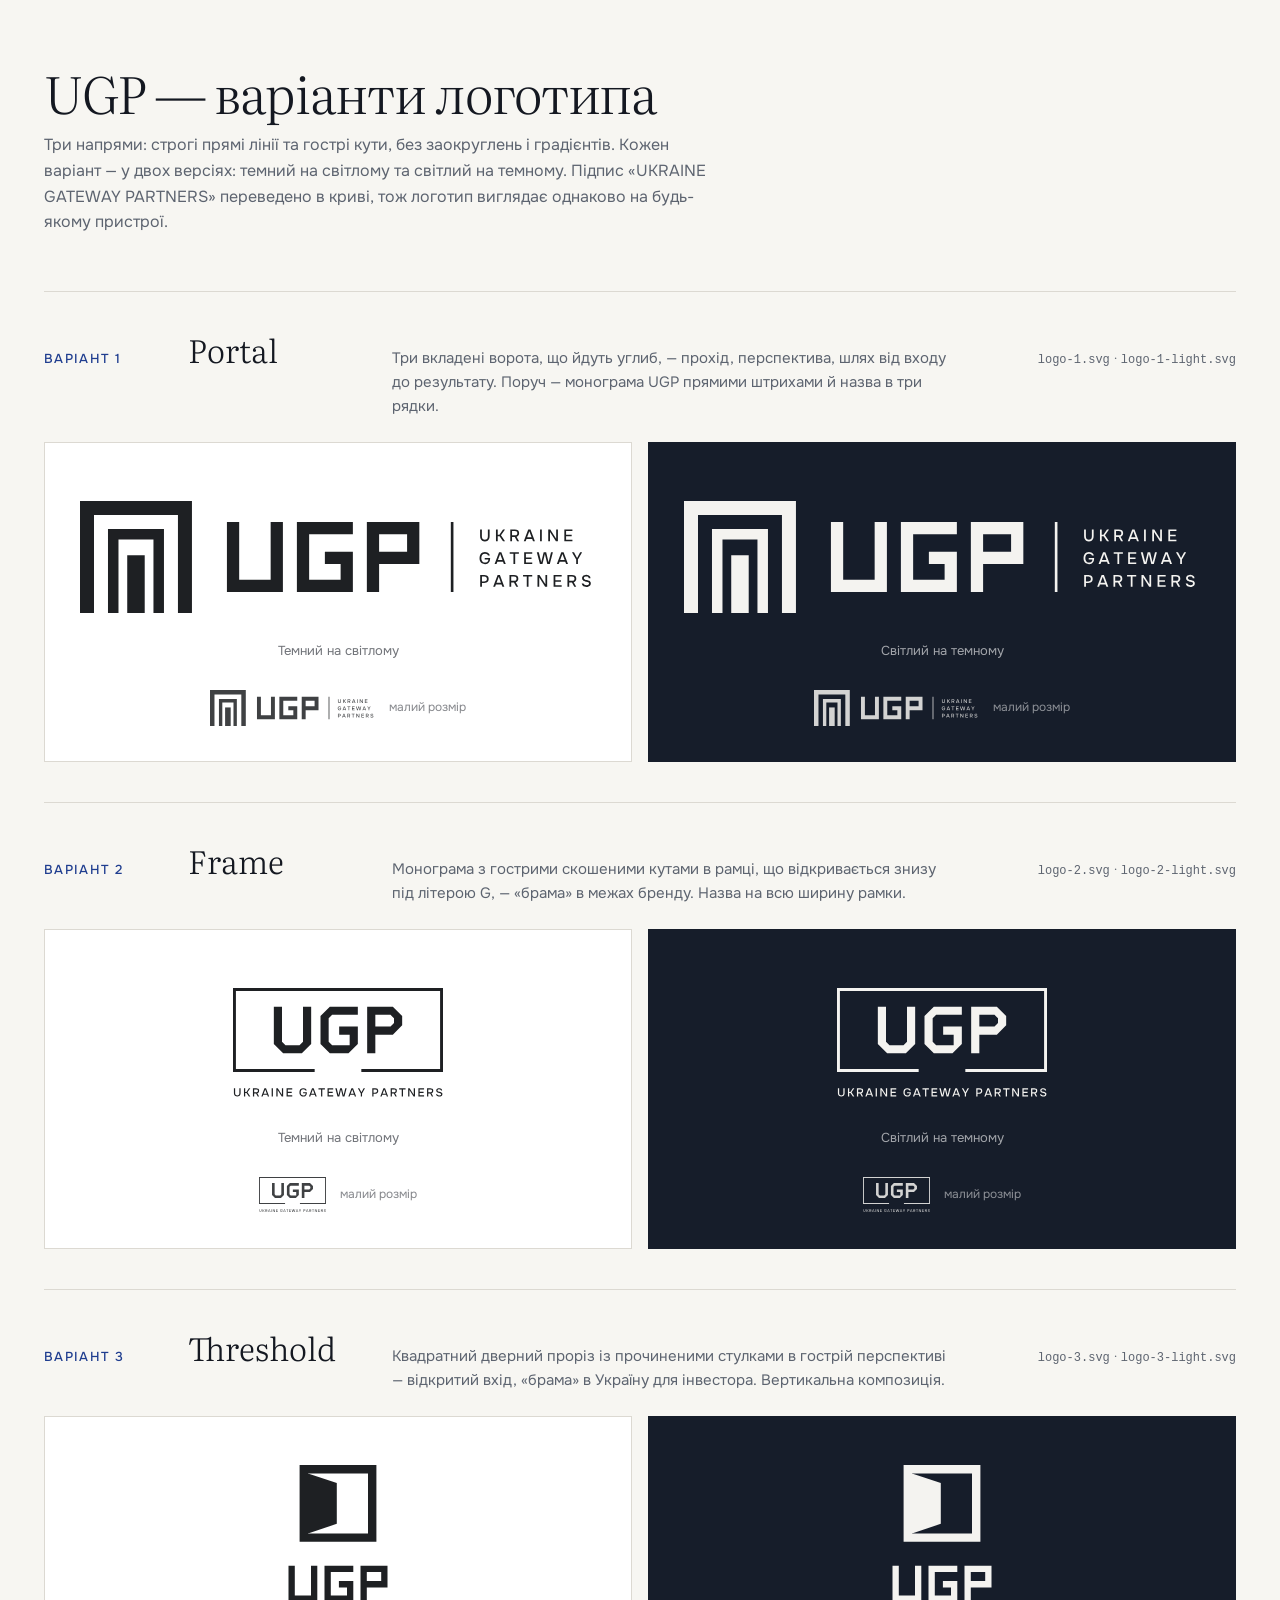
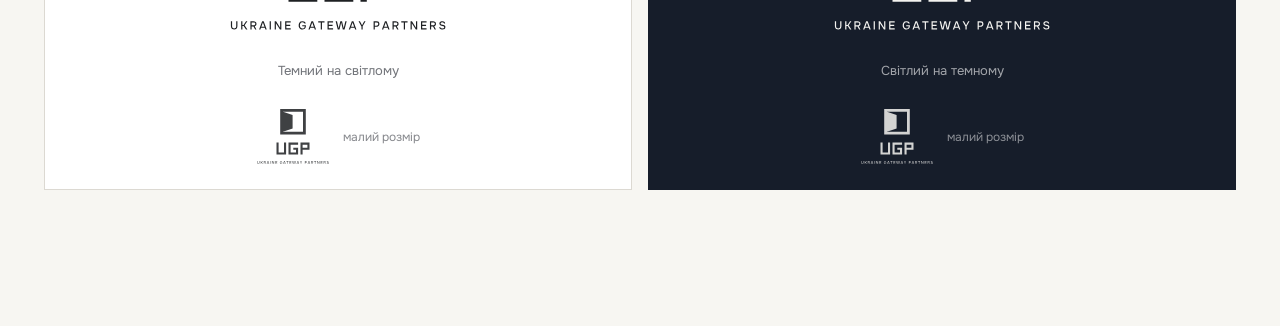
<file: logos/preview.html>
<!doctype html>
<html lang="uk">
<head>
<meta charset="utf-8">
<meta name="viewport" content="width=device-width, initial-scale=1">
<title>UGP — варіанти логотипа</title>
<link rel="preconnect" href="https://fonts.googleapis.com">
<link rel="preconnect" href="https://fonts.gstatic.com" crossorigin>
<link href="https://fonts.googleapis.com/css2?family=Literata:opsz,wght@7..72,300&family=Onest:wght@400;500&display=swap" rel="stylesheet">
<style>
  :root { --paper:#f7f6f2; --ink:#141821; --muted:#5d6470; --line:#dcd9d2; --navy:#161d2a; --accent:#1f3d8f; }
  * { box-sizing: border-box; }
  body { margin: 0; background: var(--paper); color: var(--ink); font: 400 16px/1.6 "Onest", system-ui, sans-serif; }
  main { max-width: 1240px; margin: 0 auto; padding: 64px 24px 96px; }
  h1 { font: 300 clamp(36px, 4vw, 56px)/1.1 "Literata", Georgia, serif; letter-spacing: -.02em; margin: 0 0 12px; }
  .lead { color: var(--muted); max-width: 680px; margin: 0 0 56px; }
  .variant { padding: 40px 0; border-top: 1px solid var(--line); }
  .variant header { display: grid; grid-template-columns: 120px 180px 1fr auto; gap: 24px; align-items: baseline; margin-bottom: 24px; }
  .num { margin: 0; font-size: 13px; font-weight: 500; letter-spacing: .1em; text-transform: uppercase; color: var(--accent); }
  h2 { margin: 0; font: 300 32px/1.1 "Literata", Georgia, serif; }
  .idea { margin: 0; color: var(--muted); font-size: 15px; max-width: 560px; }
  .files { margin: 0; font-size: 13px; color: var(--muted); }
  code { font-size: 12px; }
  .panels { display: grid; grid-template-columns: 1fr 1fr; gap: 16px; }
  .panel { margin: 0; min-height: 320px; padding: 48px 32px 24px; display: flex; flex-direction: column; align-items: center; justify-content: center; gap: 28px; }
  .panel--light { background: #fff; border: 1px solid var(--line); }
  .panel--dark { background: var(--navy); color: #fff; }
  .panel img { max-width: 100%; display: block; }
  figcaption { font-size: 13px; color: inherit; opacity: .6; }
  .small { display: flex; align-items: center; gap: 14px; font-size: 12px; opacity: .85; }
  .small span { opacity: .6; }
  @media (max-width: 800px) {
    .variant header { grid-template-columns: 1fr; gap: 6px; }
    .panels { grid-template-columns: 1fr; }
  }
</style>
</head>
<body>
<main>
  <h1>UGP — варіанти логотипа</h1>
  <p class="lead">Три напрями: строгі прямі лінії та гострі кути, без заокруглень і градієнтів. Кожен варіант — у двох версіях: темний на світлому та світлий на темному. Підпис «UKRAINE GATEWAY PARTNERS» переведено в криві, тож логотип виглядає однаково на будь-якому пристрої.</p>

  <section class="variant">
    <header>
      <p class="num">Варіант 1</p>
      <h2>Portal</h2>
      <p class="idea">Три вкладені ворота, що йдуть углиб, — прохід, перспектива, шлях від входу до результату. Поруч — монограма UGP прямими штрихами й назва в три рядки.</p>
      <p class="files"><code>logo-1.svg</code> · <code>logo-1-light.svg</code></p>
    </header>
    <div class="panels">
      <figure class="panel panel--light">
        <img src="logo-1.svg" alt="Варіант 1, темний на світлому" style="height:112px">
        <figcaption>Темний на світлому</figcaption>
        <div class="small"><img src="logo-1.svg" alt="" style="height:36px"><span>малий розмір</span></div>
      </figure>
      <figure class="panel panel--dark">
        <img src="logo-1-light.svg" alt="Варіант 1, світлий на темному" style="height:112px">
        <figcaption>Світлий на темному</figcaption>
        <div class="small"><img src="logo-1-light.svg" alt="" style="height:36px"><span>малий розмір</span></div>
      </figure>
    </div>
  </section>

  <section class="variant">
    <header>
      <p class="num">Варіант 2</p>
      <h2>Frame</h2>
      <p class="idea">Монограма з гострими скошеними кутами в рамці, що відкривається знизу під літерою G, — «брама» в межах бренду. Назва на всю ширину рамки.</p>
      <p class="files"><code>logo-2.svg</code> · <code>logo-2-light.svg</code></p>
    </header>
    <div class="panels">
      <figure class="panel panel--light">
        <img src="logo-2.svg" alt="Варіант 2, темний на світлому" style="height:112px">
        <figcaption>Темний на світлому</figcaption>
        <div class="small"><img src="logo-2.svg" alt="" style="height:36px"><span>малий розмір</span></div>
      </figure>
      <figure class="panel panel--dark">
        <img src="logo-2-light.svg" alt="Варіант 2, світлий на темному" style="height:112px">
        <figcaption>Світлий на темному</figcaption>
        <div class="small"><img src="logo-2-light.svg" alt="" style="height:36px"><span>малий розмір</span></div>
      </figure>
    </div>
  </section>

  <section class="variant">
    <header>
      <p class="num">Варіант 3</p>
      <h2>Threshold</h2>
      <p class="idea">Квадратний дверний проріз із прочиненими стулками в гострій перспективі — відкритий вхід, «брама» в Україну для інвестора. Вертикальна композиція.</p>
      <p class="files"><code>logo-3.svg</code> · <code>logo-3-light.svg</code></p>
    </header>
    <div class="panels">
      <figure class="panel panel--light">
        <img src="logo-3.svg" alt="Варіант 3, темний на світлому" style="height:168px">
        <figcaption>Темний на світлому</figcaption>
        <div class="small"><img src="logo-3.svg" alt="" style="height:56px"><span>малий розмір</span></div>
      </figure>
      <figure class="panel panel--dark">
        <img src="logo-3-light.svg" alt="Варіант 3, світлий на темному" style="height:168px">
        <figcaption>Світлий на темному</figcaption>
        <div class="small"><img src="logo-3-light.svg" alt="" style="height:56px"><span>малий розмір</span></div>
      </figure>
    </div>
  </section>
</main>
</body>
</html>
</file>
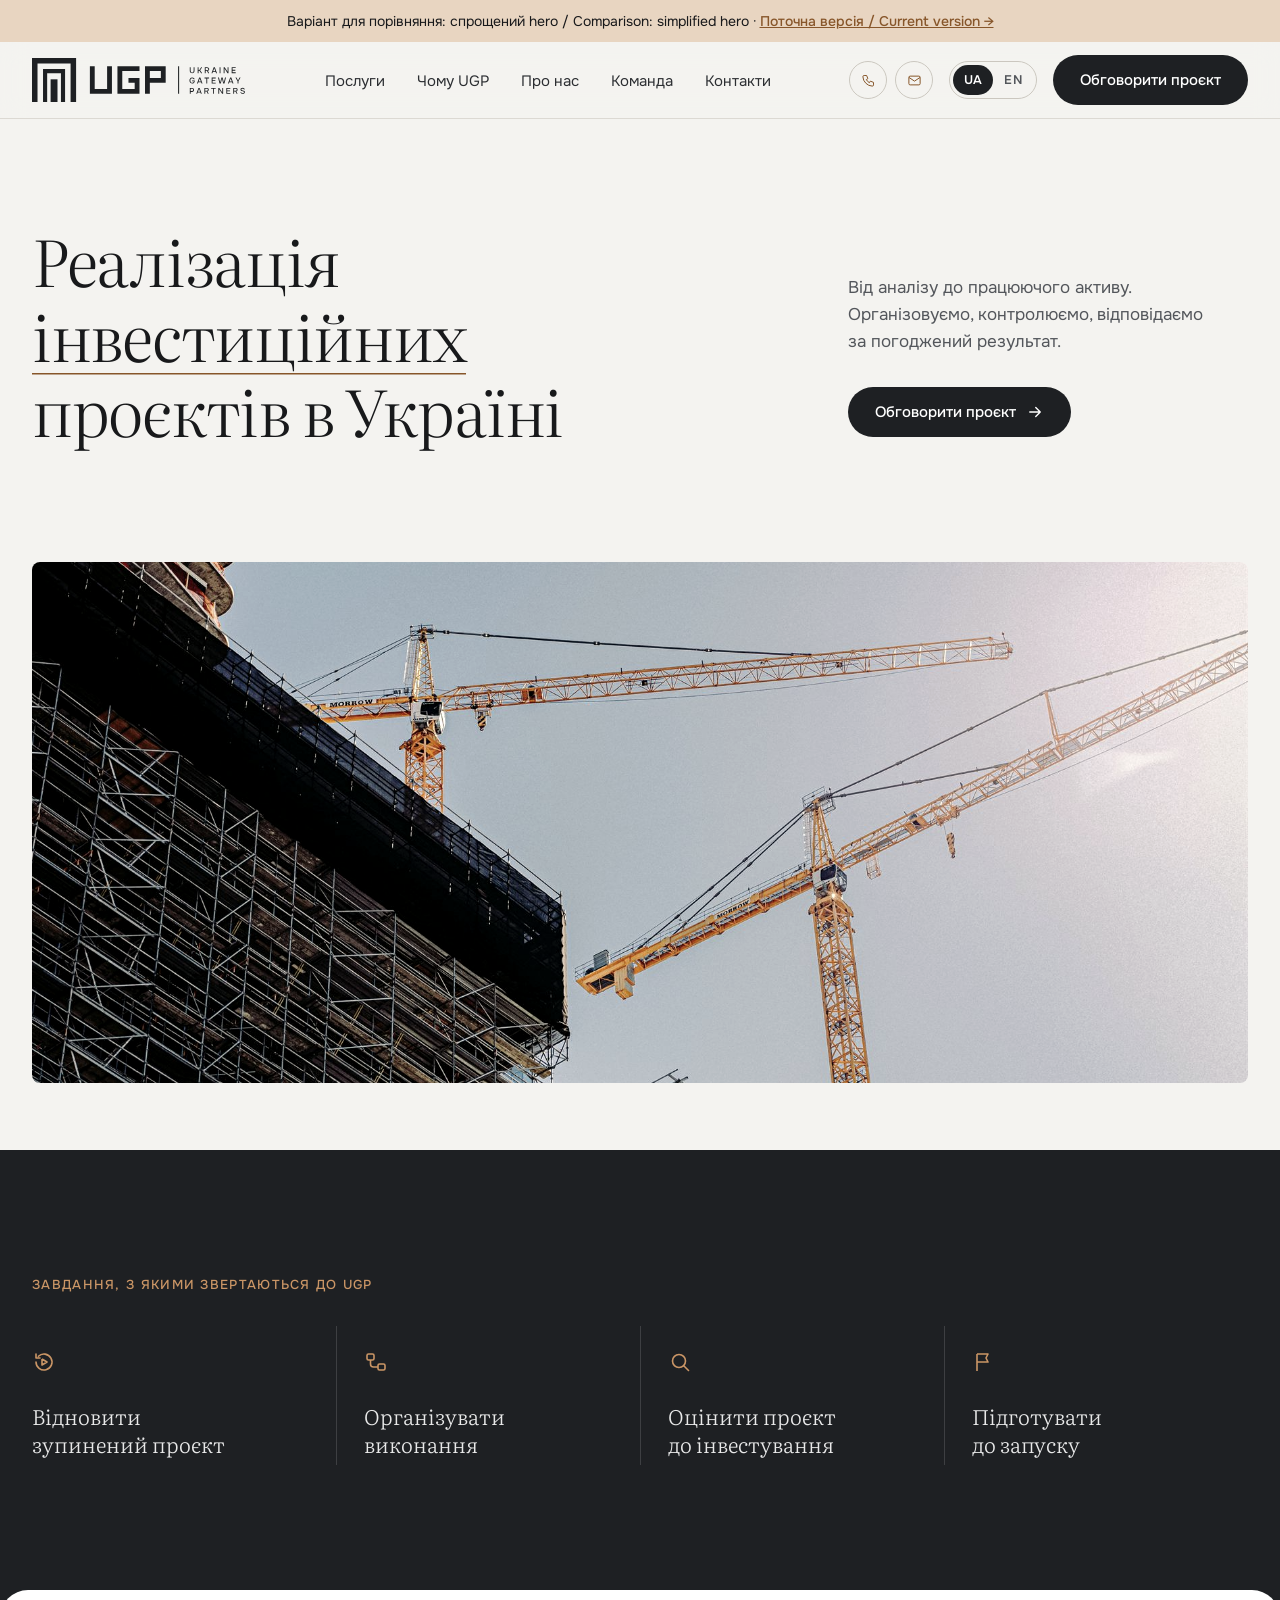
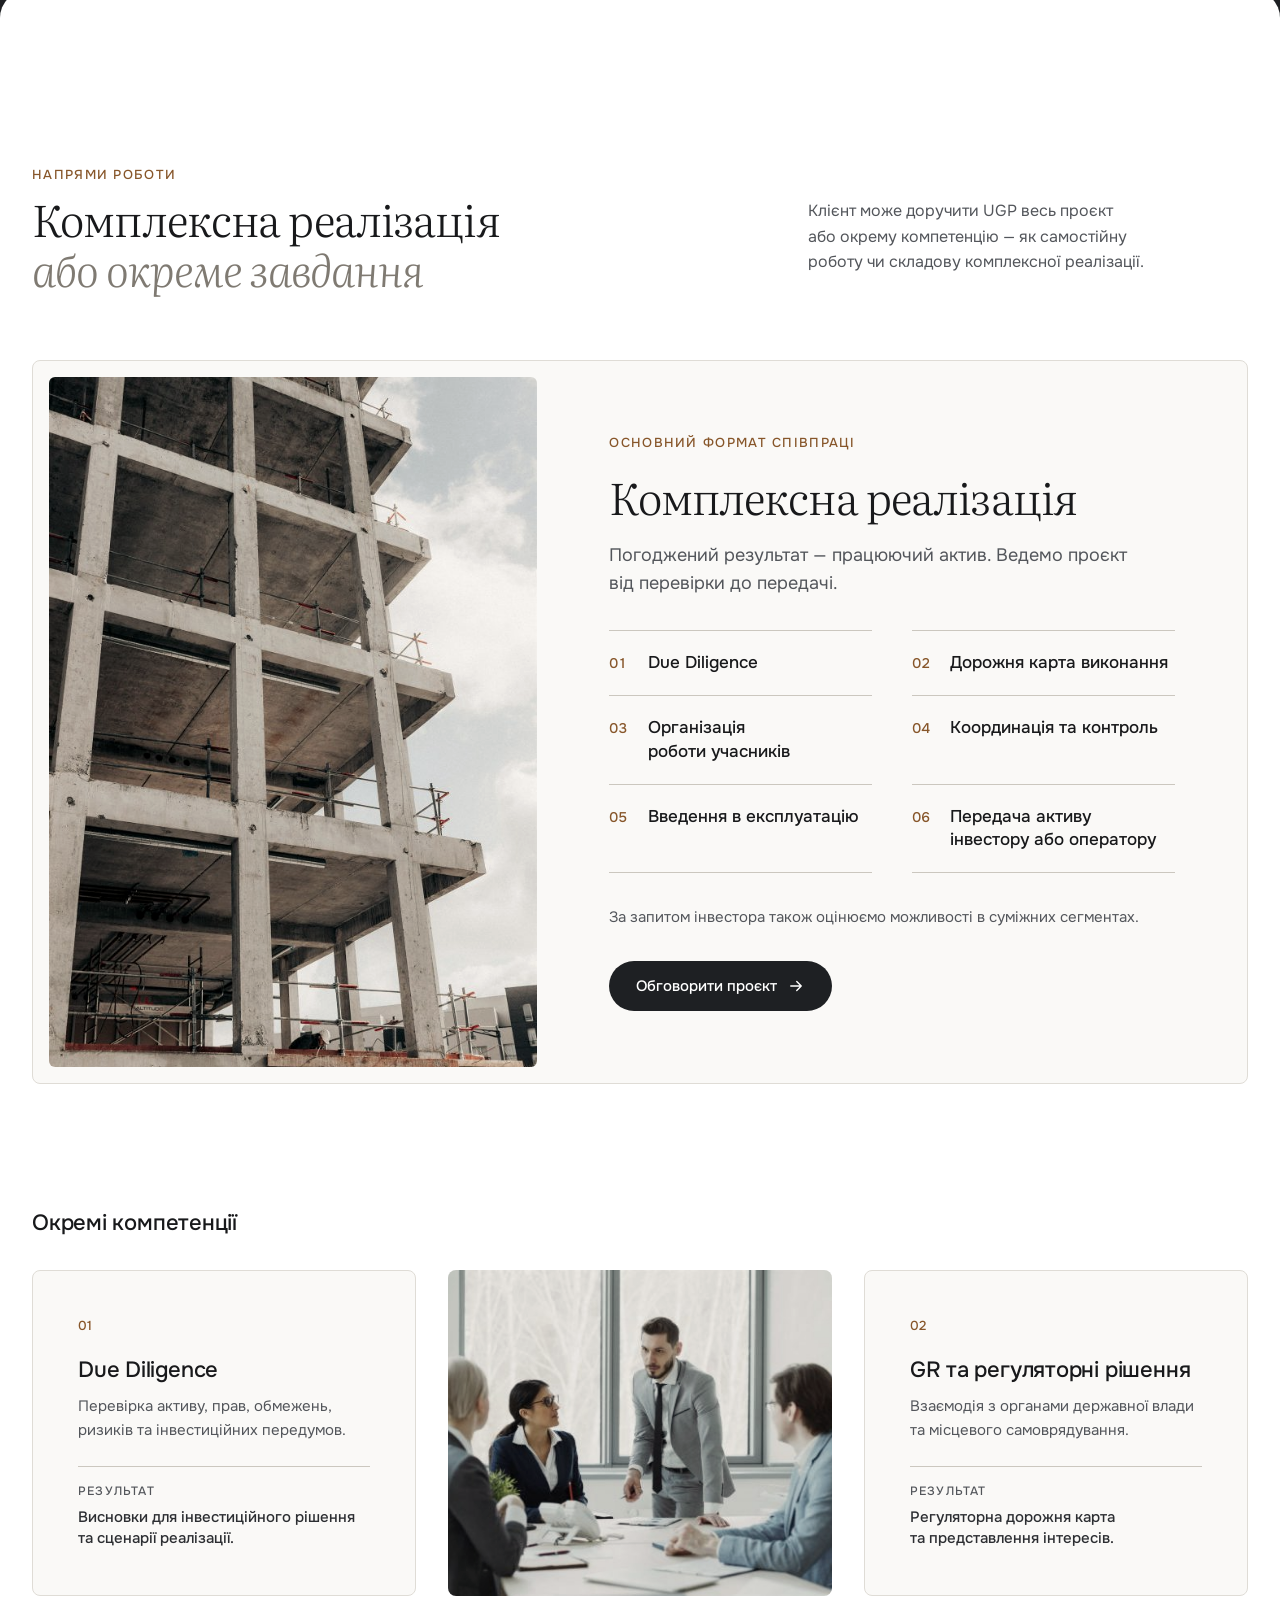
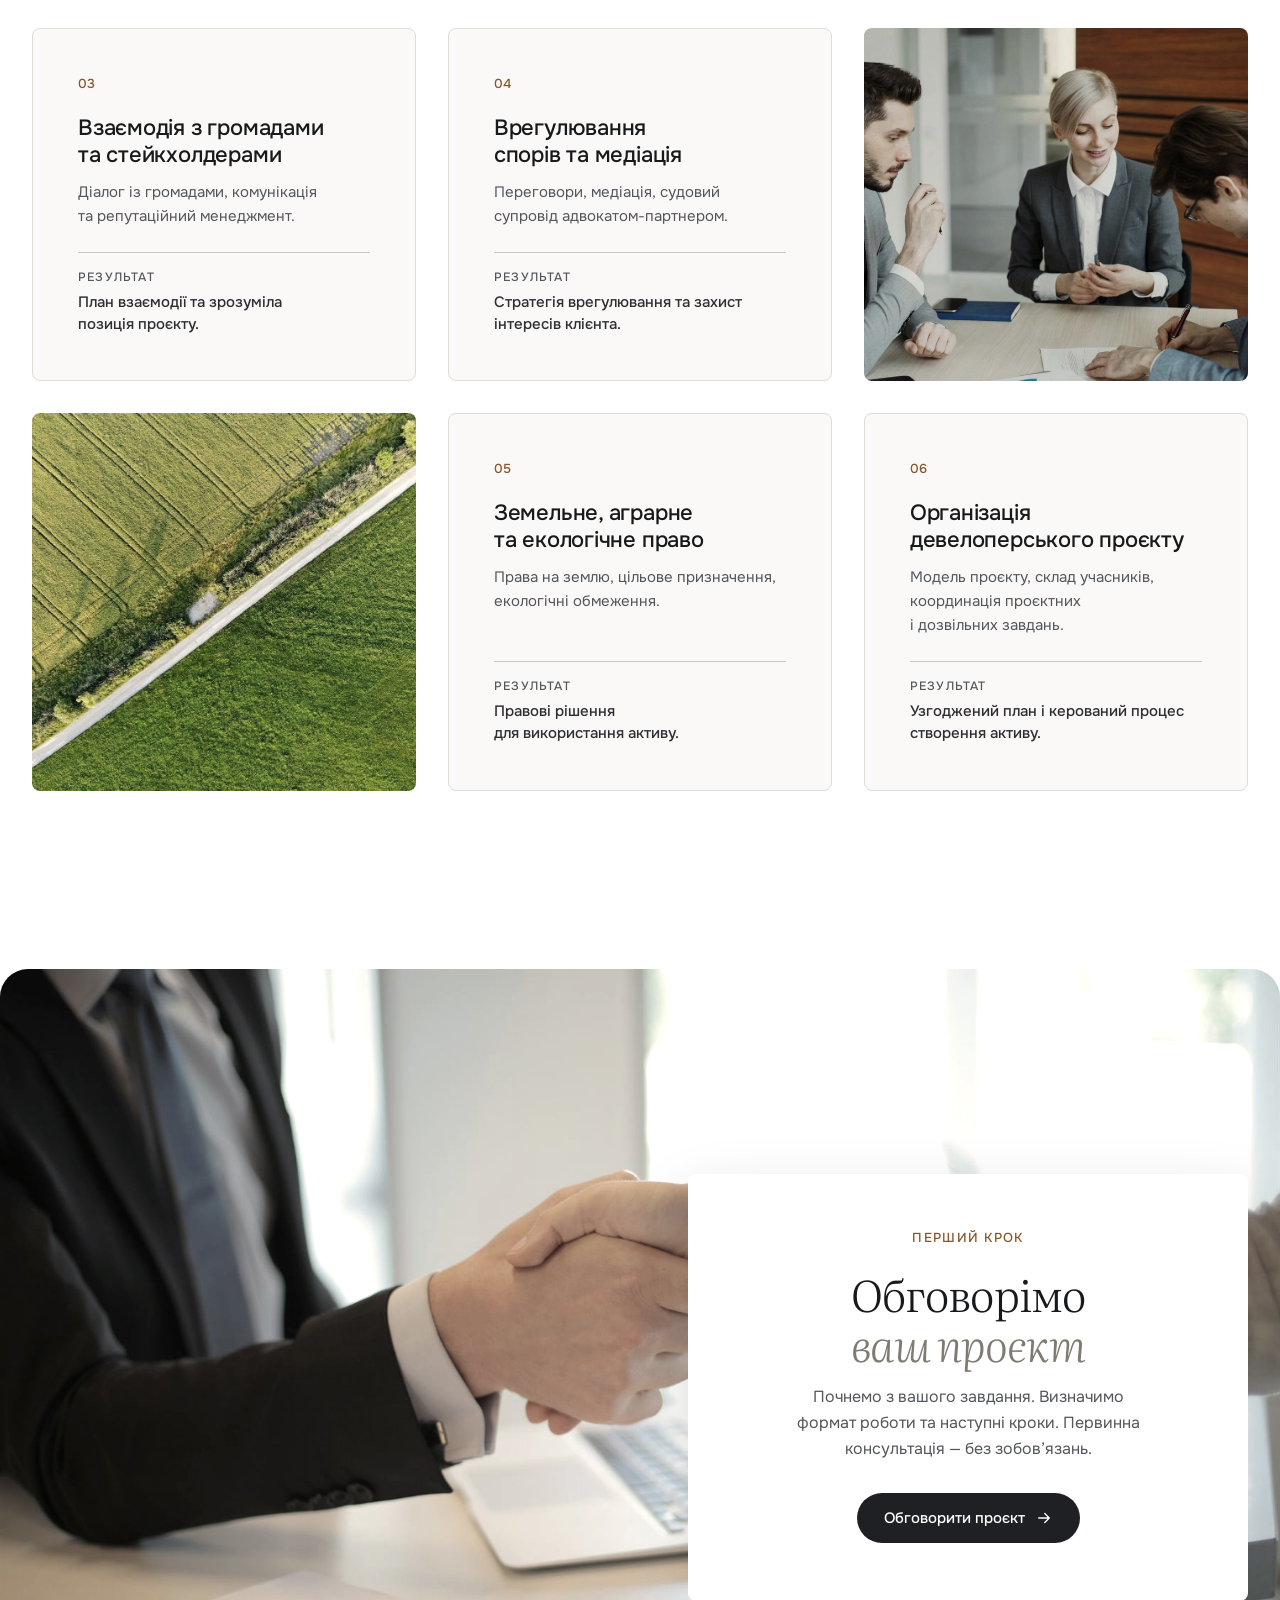
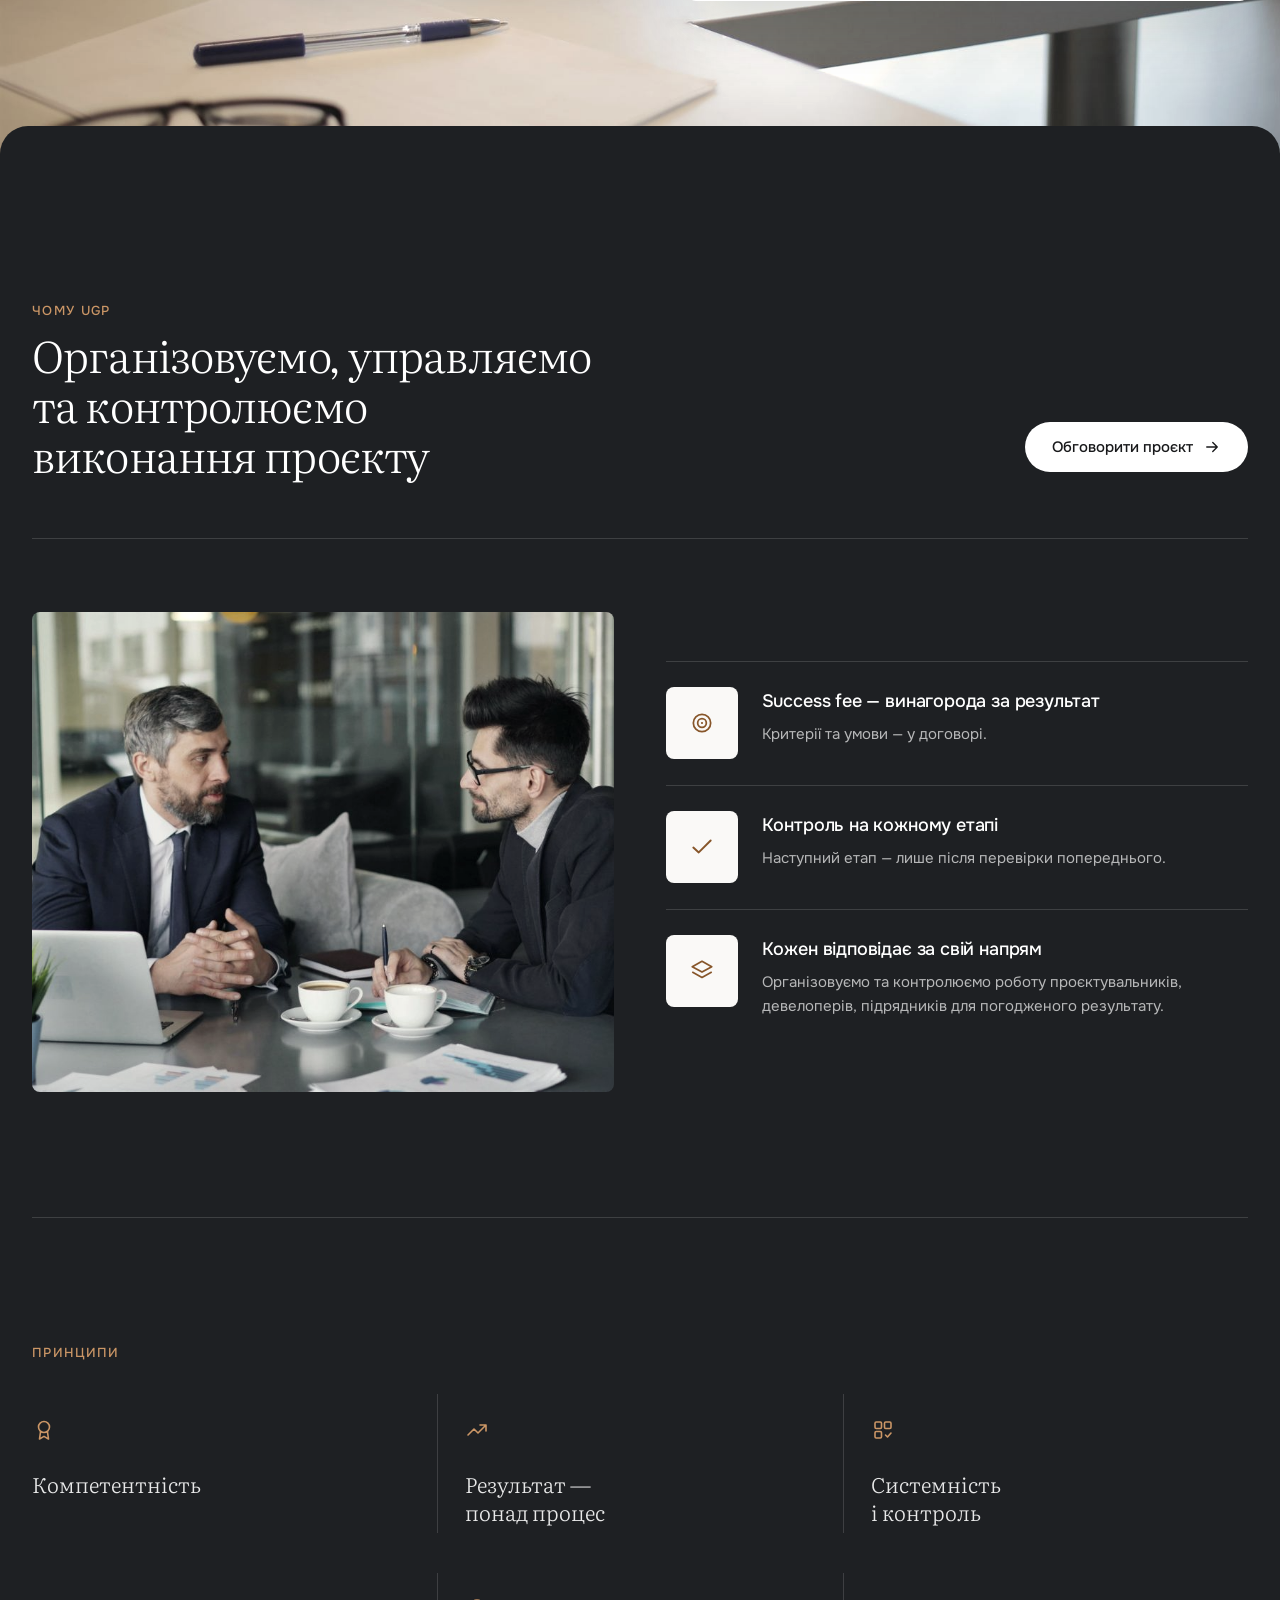
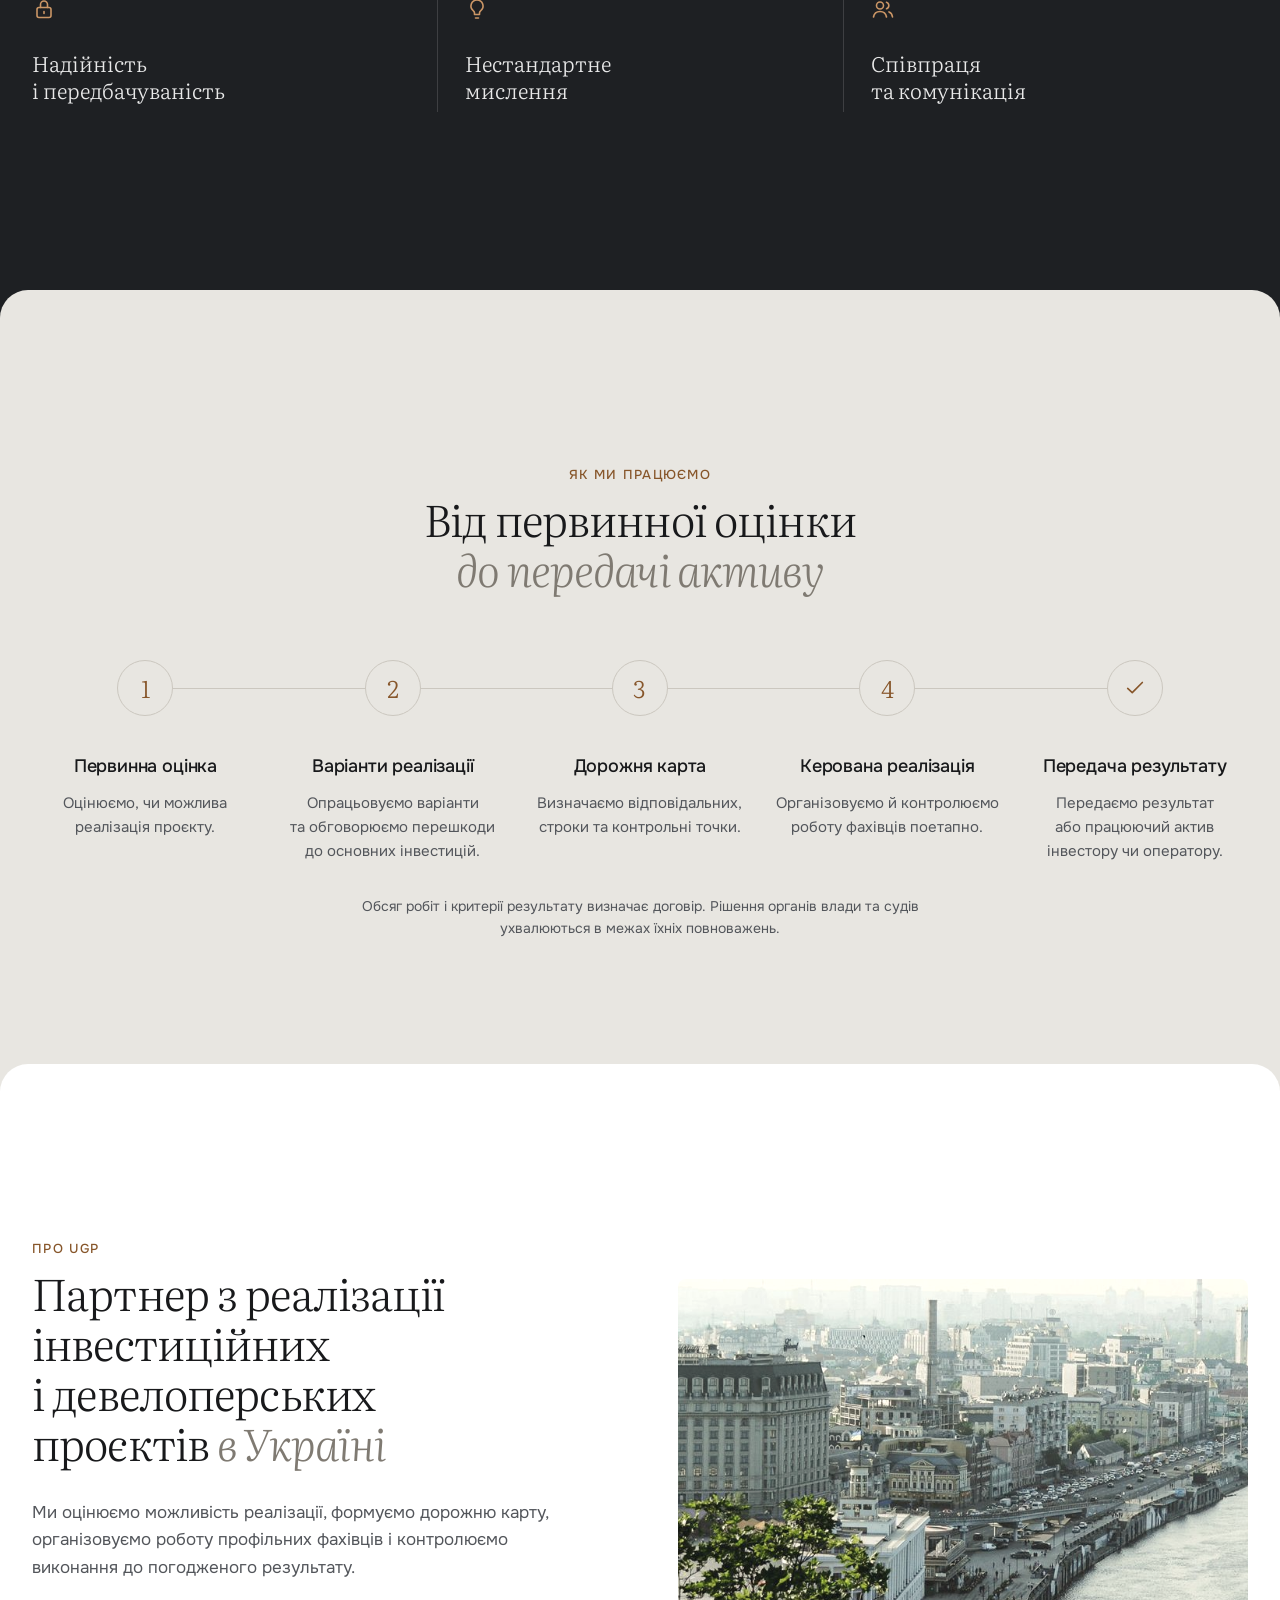
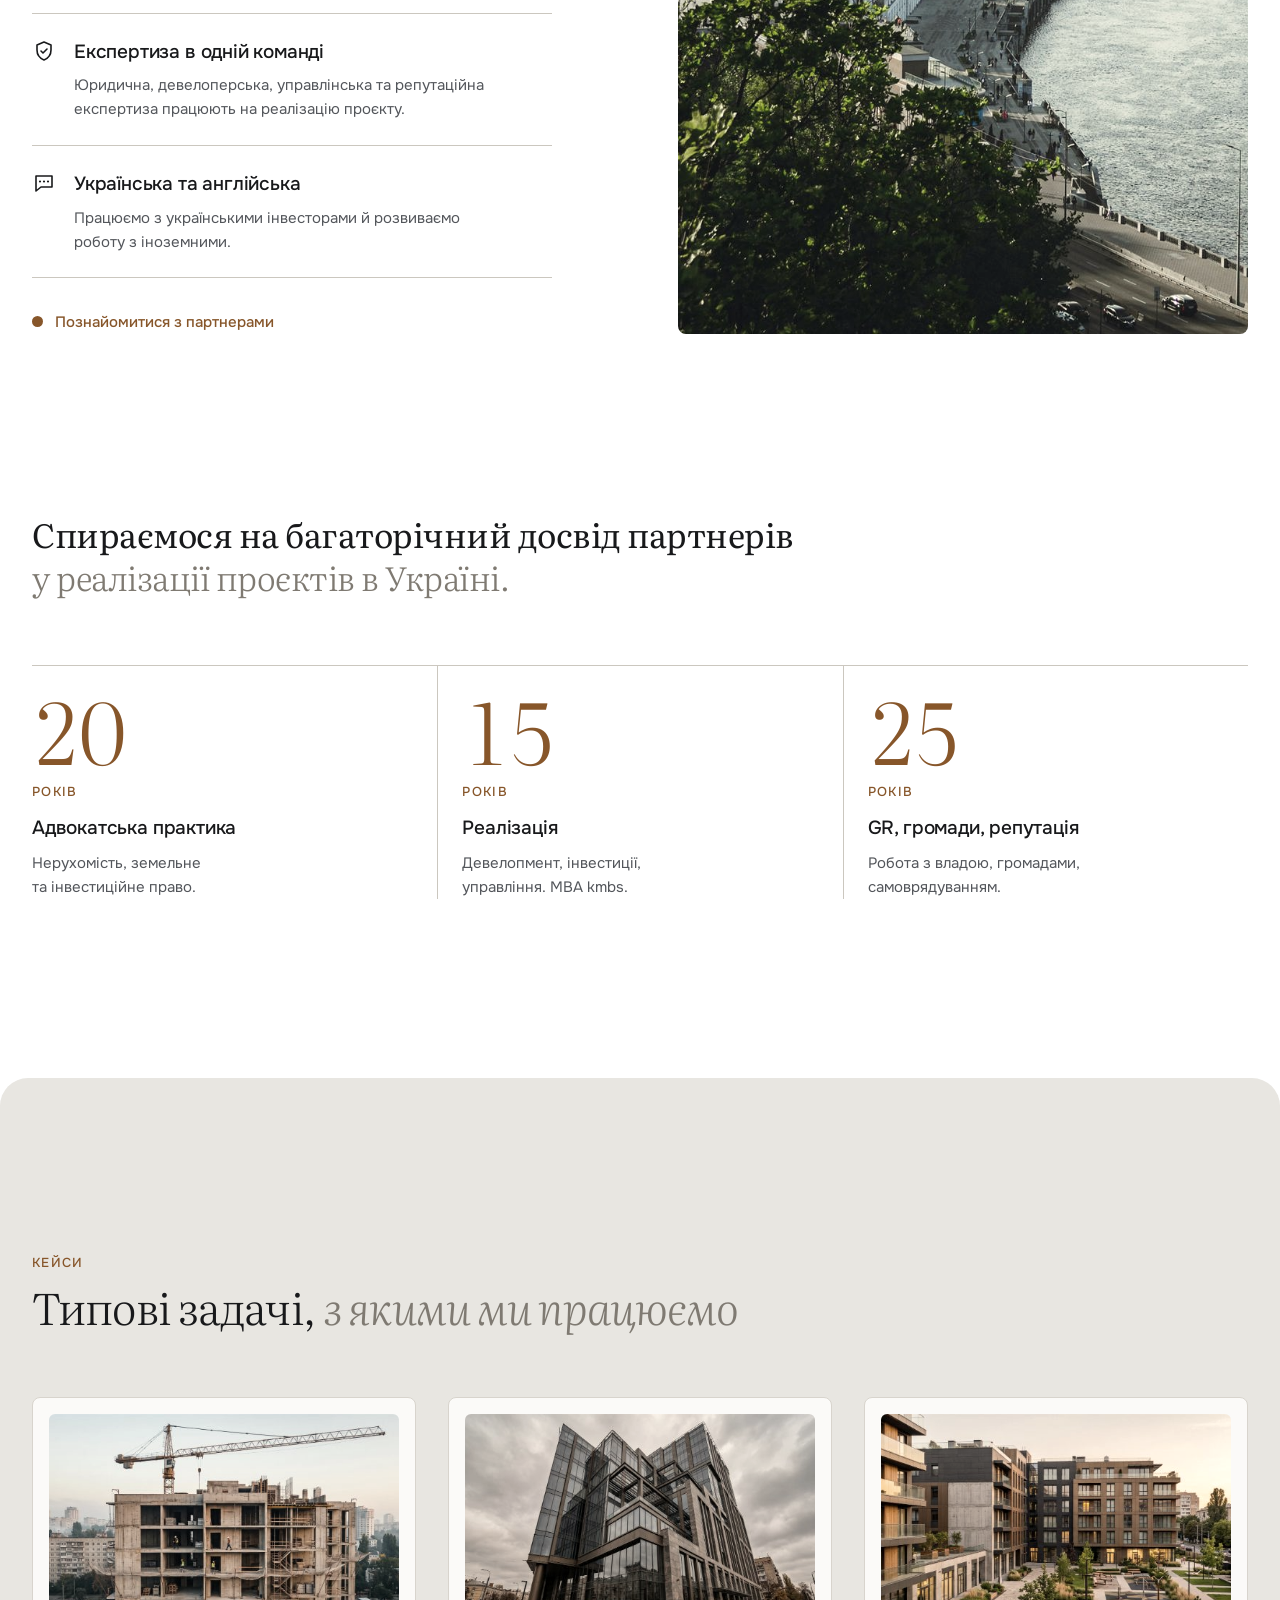
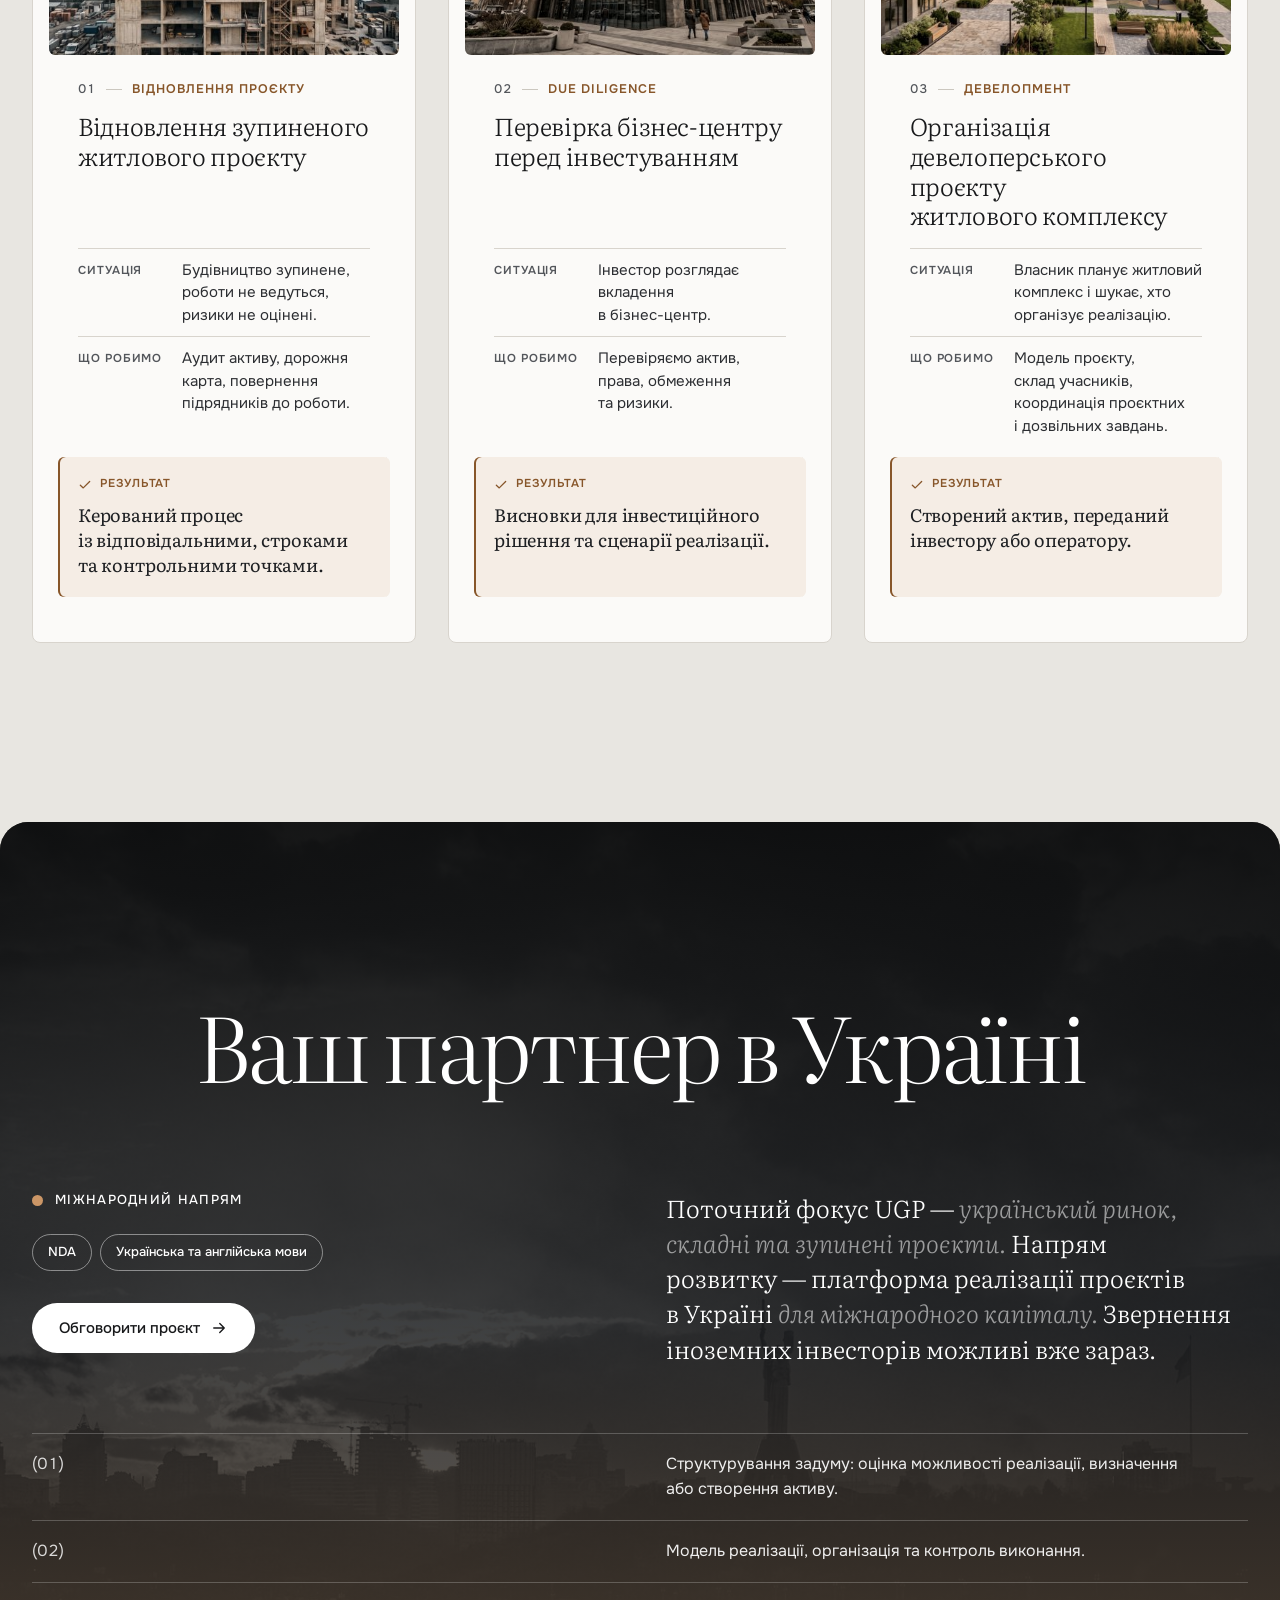
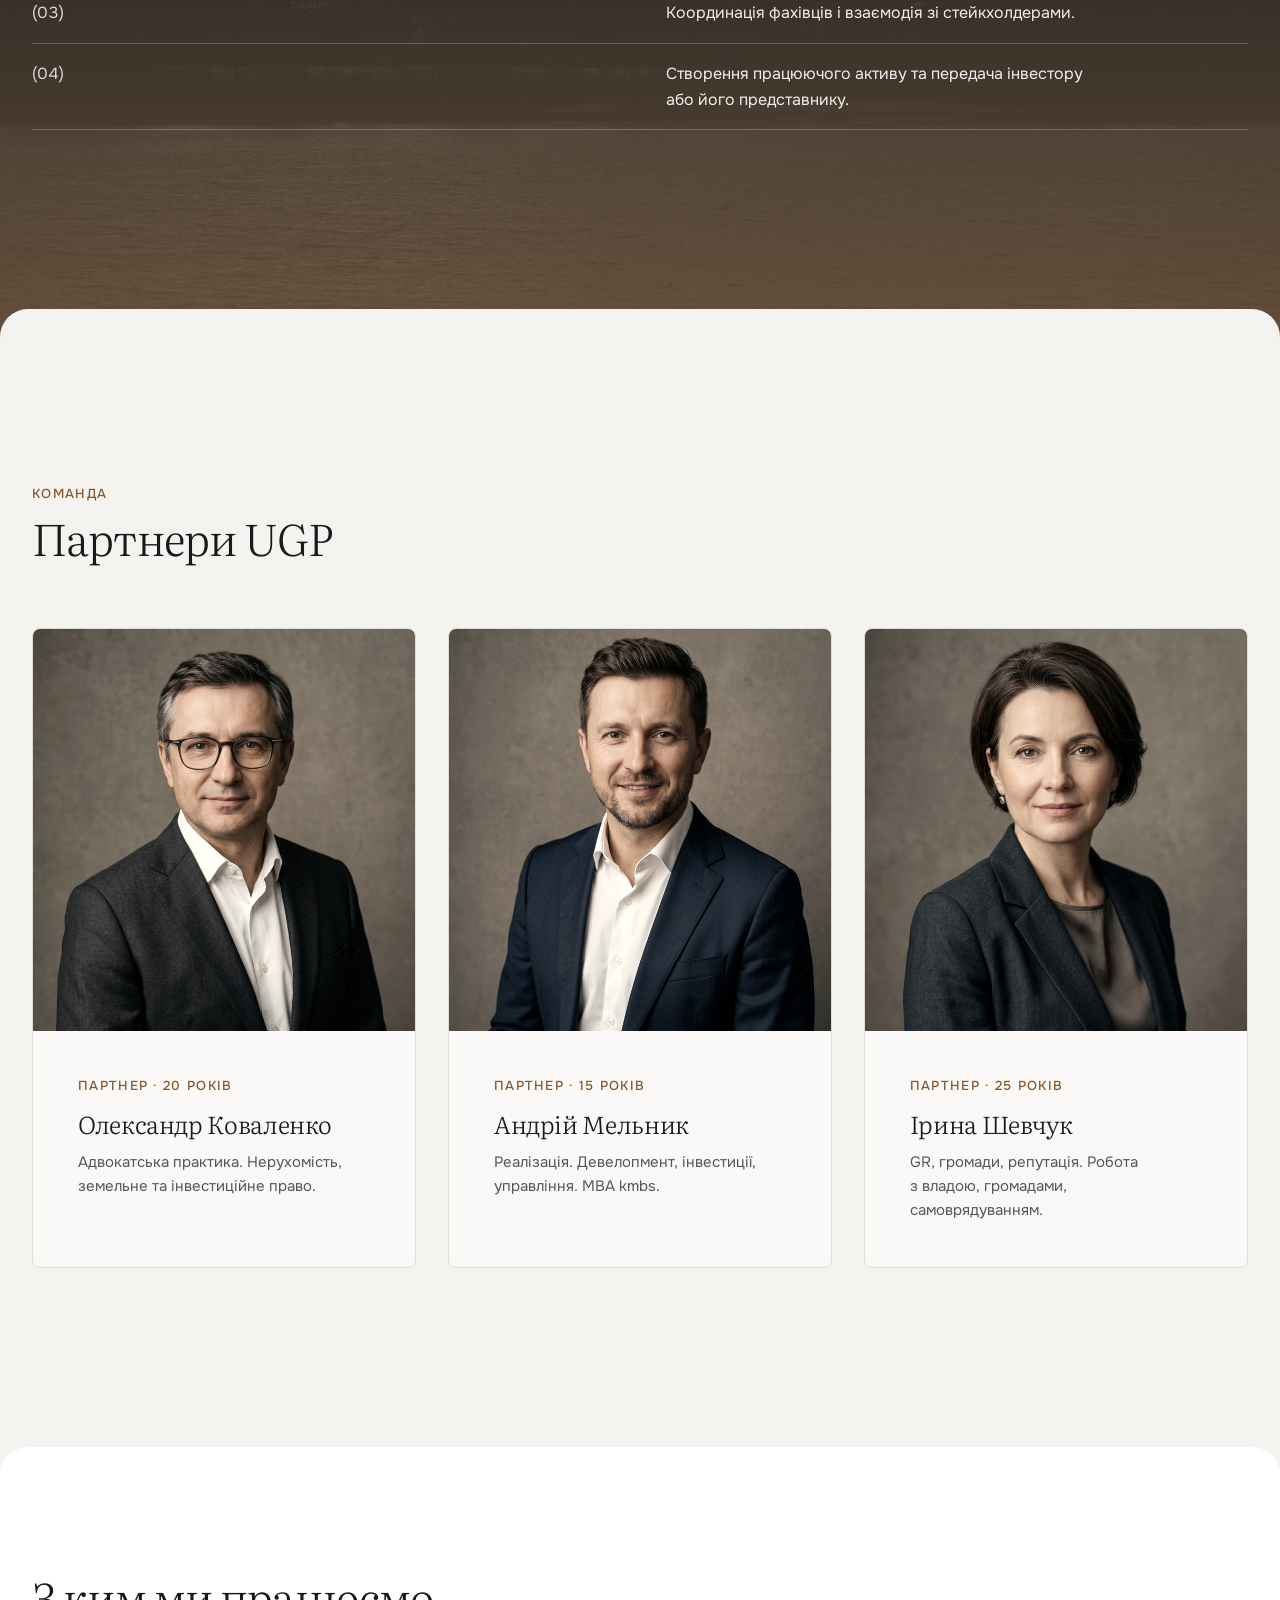
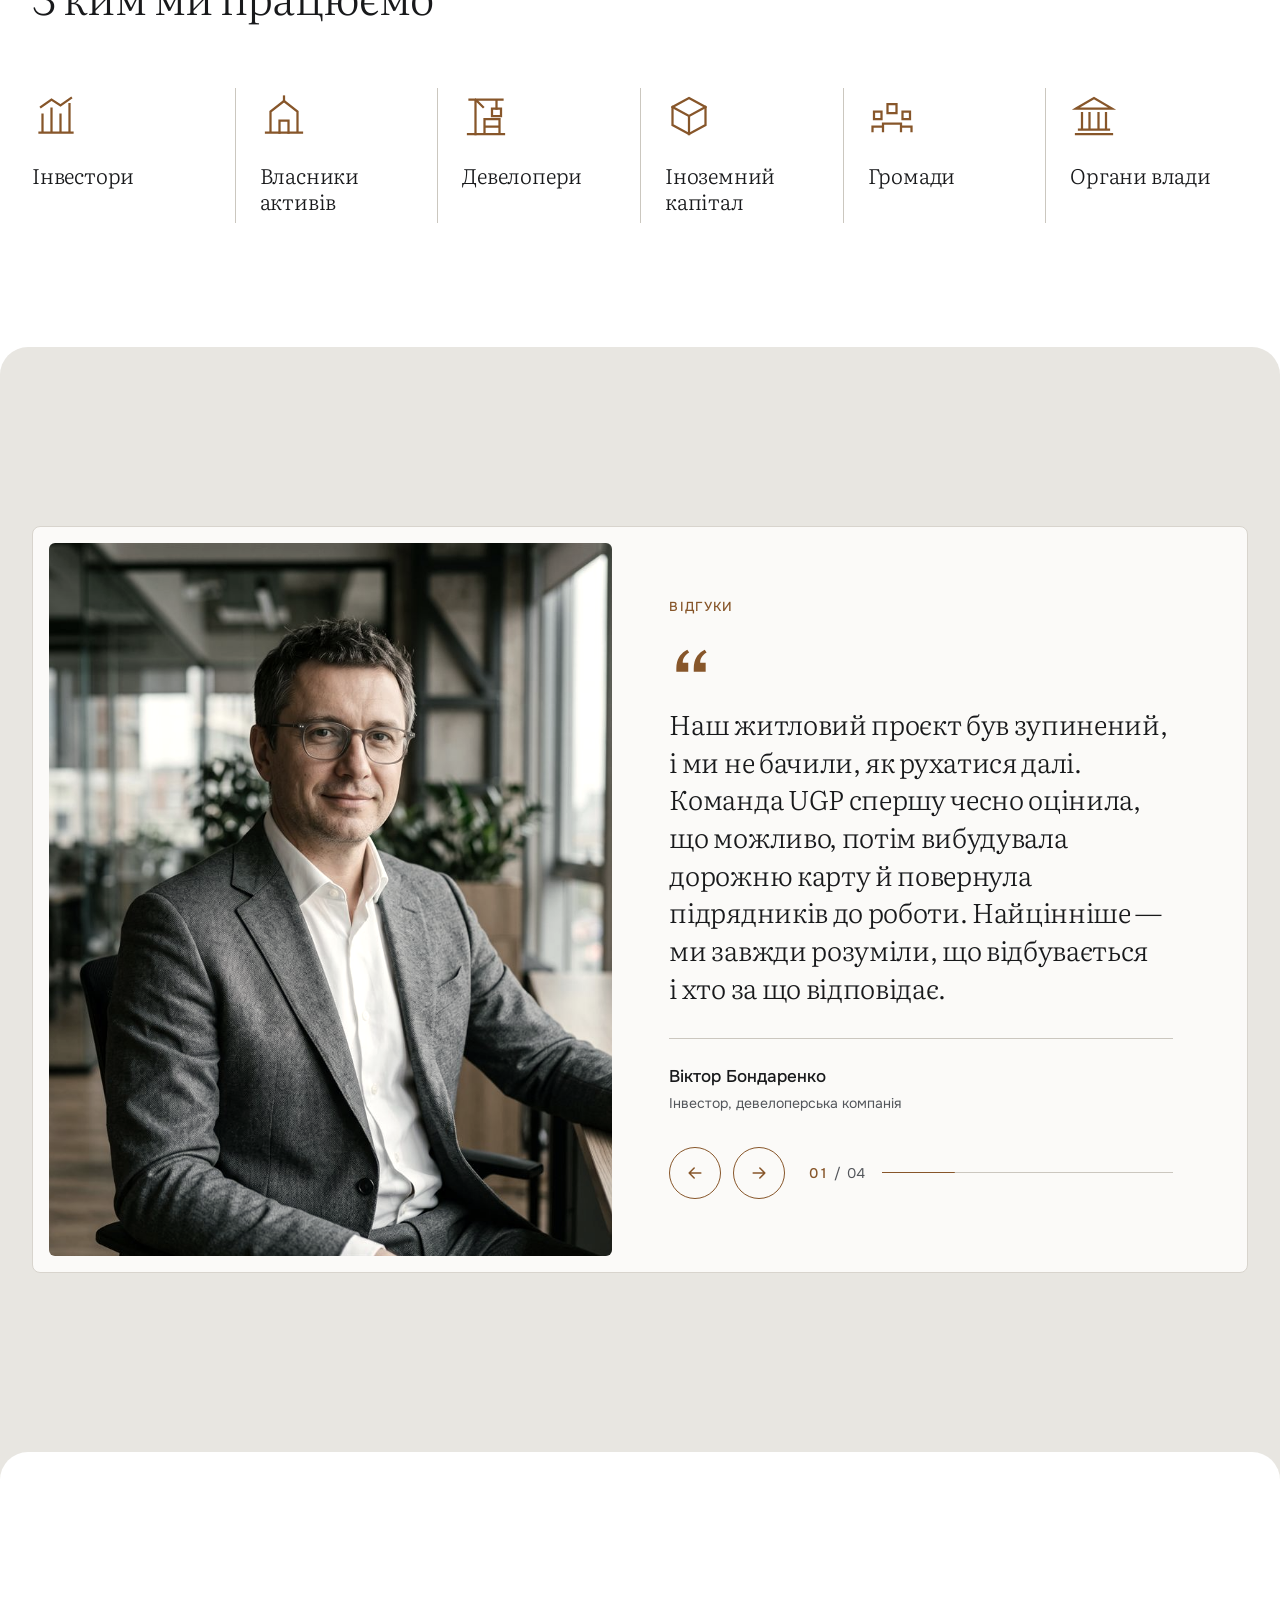
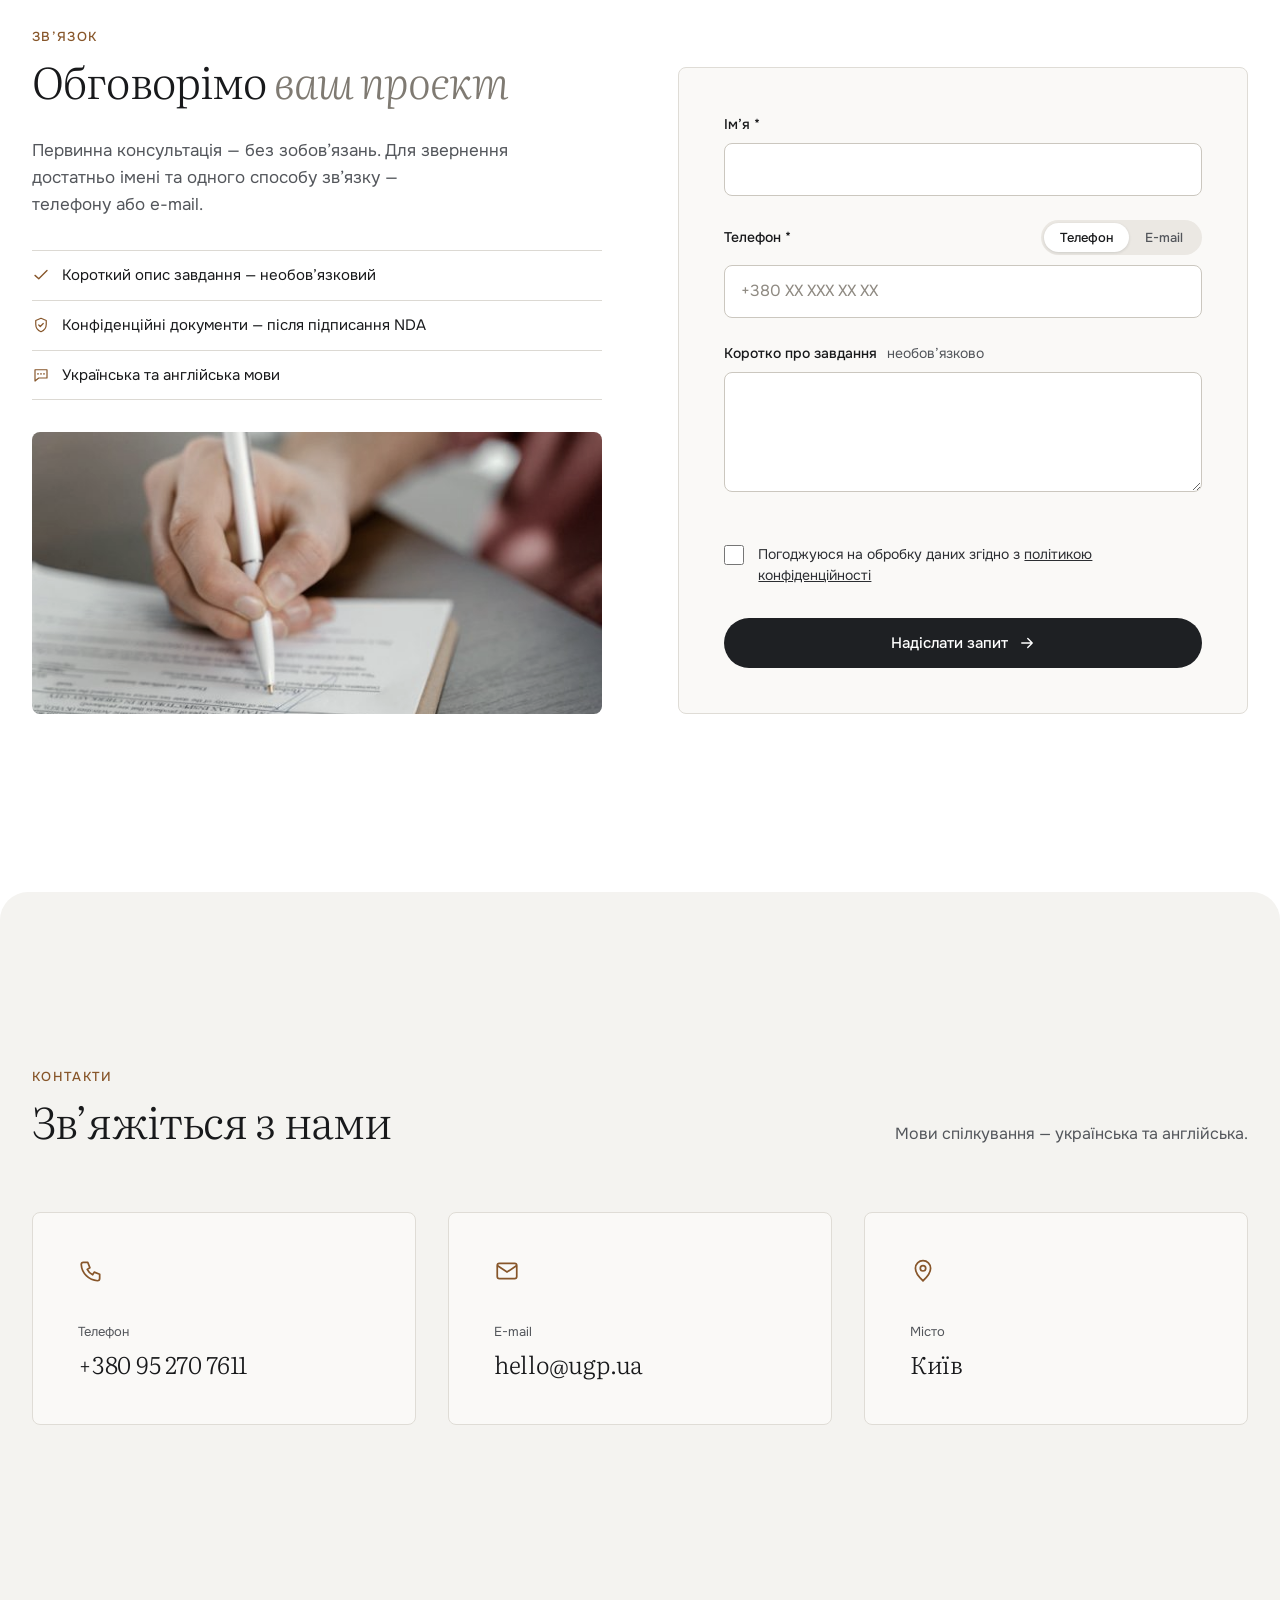
<file: site/hero-preview.html>
<!doctype html>
<html lang="uk">
<head>
  <meta charset="utf-8">
  <!-- ПОРІВНЯННЯ: копія index.html зі спрощеним hero (стан на 14.10.2026). Решта сторінки — як у index.html.
       Після вибору варіанта: або перенести hero в index.html, або видалити цей файл. -->
  <meta name="robots" content="noindex">
  <meta name="viewport" content="width=device-width, initial-scale=1">
  <title data-i18n="meta.title">UGP — Ukraine Gateway Partners · Реалізація інвестиційних проєктів в Україні</title>
  <meta name="description" data-i18n-attr="content:meta.description" content="UGP — партнер з реалізації інвестиційних і девелоперських проєктів в Україні. Від аналізу до працюючого активу: організовуємо, контролюємо, відповідаємо за погоджений результат.">
  <meta property="og:type" content="website">
  <meta property="og:locale" data-i18n-attr="content:meta.locale" content="uk_UA">
  <meta property="og:site_name" content="UGP — Ukraine Gateway Partners">
  <meta property="og:title" data-i18n-attr="content:meta.ogTitle" content="UGP — реалізація інвестиційних проєктів в Україні">
  <meta property="og:description" data-i18n-attr="content:meta.ogDescription" content="Від аналізу до працюючого активу. Організовуємо, контролюємо, відповідаємо за погоджений результат.">
  <!-- og:image: месенджери вимагають повну адресу. Після публікації замініть https://ugp.ua на реальний домен, якщо він інший. -->
  <meta property="og:image" content="https://ugp.ua/assets/brand/og-image.png">
  <meta property="og:image:width" content="1200">
  <meta property="og:image:height" content="630">
  <meta property="og:image:alt" content="UGP — Ukraine Gateway Partners">
  <meta name="twitter:card" content="summary_large_image">
  <meta name="theme-color" content="#1e2023">
  <link rel="icon" href="assets/brand/favicon.svg" type="image/svg+xml">
  <link rel="icon" href="assets/brand/favicon-32.png" sizes="32x32" type="image/png">
  <link rel="apple-touch-icon" href="assets/brand/apple-touch-icon.png">
  <link rel="preconnect" href="https://fonts.googleapis.com">
  <link rel="preconnect" href="https://fonts.gstatic.com" crossorigin>
  <link href="https://fonts.googleapis.com/css2?family=Literata:ital,opsz,wght@0,7..72,300;0,7..72,400;1,7..72,300;1,7..72,400&family=Onest:wght@400;500;600&display=swap" rel="stylesheet">
  <link rel="stylesheet" href="assets/css/style.css?v=20261015">
  <script>document.documentElement.classList.add('js')</script>
  <script type="application/ld+json">
  {
    "@context": "https://schema.org",
    "@type": "ProfessionalService",
    "name": "Ukraine Gateway Partners",
    "alternateName": "UGP",
    "description": "Партнер з реалізації інвестиційних і девелоперських проєктів в Україні.",
    "telephone": "+380952707611",
    "email": "hello@ugp.ua",
    "areaServed": "UA",
    "address": { "@type": "PostalAddress", "addressLocality": "Київ", "addressCountry": "UA" },
    "availableLanguage": ["uk", "en"]
  }
  </script>
</head>
<body>

<!--
  ТЕКСТИ ТА ПЕРЕКЛАД
  Українські тексти — у цьому файлі. Англійські — в assets/i18n/en.js (ключі збігаються з data-i18n).
  data-i18n="ключ"                 — перекладається вміст елемента
  data-i18n-attr="атрибут:ключ"    — перекладається атрибут (alt, aria-label, placeholder, content)
-->

<svg width="0" height="0" style="position:absolute" aria-hidden="true">
  <symbol id="i-arrow" viewBox="0 0 24 24"><path d="M5 12h14M13 6l6 6-6 6" fill="none" stroke="currentColor" stroke-width="1.8" stroke-linecap="round" stroke-linejoin="round"/></symbol>
  <symbol id="i-arrow-left" viewBox="0 0 24 24"><path d="M19 12H5M11 6l-6 6 6 6" fill="none" stroke="currentColor" stroke-width="1.8" stroke-linecap="round" stroke-linejoin="round"/></symbol>
  <symbol id="i-arrow-up" viewBox="0 0 24 24"><path d="M7 17 17 7M8 7h9v9" fill="none" stroke="currentColor" stroke-width="1.8" stroke-linecap="round" stroke-linejoin="round"/></symbol>
  <symbol id="i-phone" viewBox="0 0 24 24"><path d="M5 4h4l2 5-2.5 1.5a11 11 0 0 0 5 5L15 13l5 2v4a2 2 0 0 1-2 2A16 16 0 0 1 3 6a2 2 0 0 1 2-2" fill="none" stroke="currentColor" stroke-width="1.6" stroke-linejoin="round"/></symbol>
  <symbol id="i-mail" viewBox="0 0 24 24"><rect x="3" y="5" width="18" height="14" rx="2" fill="none" stroke="currentColor" stroke-width="1.6"/><path d="m3 7 9 6 9-6" fill="none" stroke="currentColor" stroke-width="1.6"/></symbol>
  <symbol id="i-chat" viewBox="0 0 24 24"><path d="M4 5h16v11H9l-5 4z" fill="none" stroke="currentColor" stroke-width="1.6" stroke-linejoin="round"/><path d="M8 10.5h.01M12 10.5h.01M16 10.5h.01" stroke="currentColor" stroke-width="2.2" stroke-linecap="round"/></symbol>
  <symbol id="i-pin" viewBox="0 0 24 24"><path d="M12 21s-7-6.2-7-11.5a7 7 0 0 1 14 0C19 14.8 12 21 12 21z" fill="none" stroke="currentColor" stroke-width="1.6"/><circle cx="12" cy="9.5" r="2.5" fill="none" stroke="currentColor" stroke-width="1.6"/></symbol>
  <symbol id="i-restart" viewBox="0 0 24 24"><path d="M4 12a8 8 0 1 0 2.4-5.7M4 4v4h4" fill="none" stroke="currentColor" stroke-width="1.6" stroke-linecap="round" stroke-linejoin="round"/><path d="m10 9 5 3-5 3z" fill="none" stroke="currentColor" stroke-width="1.6" stroke-linejoin="round"/></symbol>
  <symbol id="i-flow" viewBox="0 0 24 24"><rect x="3" y="4" width="7" height="6" rx="1.5" fill="none" stroke="currentColor" stroke-width="1.6"/><rect x="14" y="14" width="7" height="6" rx="1.5" fill="none" stroke="currentColor" stroke-width="1.6"/><path d="M6.5 10v4a3 3 0 0 0 3 3H14" fill="none" stroke="currentColor" stroke-width="1.6"/></symbol>
  <symbol id="i-search" viewBox="0 0 24 24"><circle cx="11" cy="11" r="6.5" fill="none" stroke="currentColor" stroke-width="1.6"/><path d="m16 16 4.5 4.5" stroke="currentColor" stroke-width="1.6" stroke-linecap="round"/></symbol>
  <symbol id="i-flag" viewBox="0 0 24 24"><path d="M5 21V4M5 4h11l-2 4 2 4H5" fill="none" stroke="currentColor" stroke-width="1.6" stroke-linejoin="round"/></symbol>
  <symbol id="i-target" viewBox="0 0 24 24"><circle cx="12" cy="12" r="8" fill="none" stroke="currentColor" stroke-width="1.6"/><circle cx="12" cy="12" r="4" fill="none" stroke="currentColor" stroke-width="1.6"/><circle cx="12" cy="12" r="1" fill="currentColor"/></symbol>
  <symbol id="i-check" viewBox="0 0 24 24"><path d="M4 12.5 9 17 20 6" fill="none" stroke="currentColor" stroke-width="1.8" stroke-linecap="round" stroke-linejoin="round"/></symbol>
  <symbol id="i-alert" viewBox="0 0 24 24"><circle cx="12" cy="12" r="9" fill="none" stroke="currentColor" stroke-width="1.6"/><path d="M12 7.5v5.5M12 16.3v.2" fill="none" stroke="currentColor" stroke-width="1.8" stroke-linecap="round"/></symbol>
  <symbol id="i-layers" viewBox="0 0 24 24"><path d="m12 3 9 5-9 5-9-5z M3 13l9 5 9-5" fill="none" stroke="currentColor" stroke-width="1.6" stroke-linejoin="round"/></symbol>
  <symbol id="i-shield" viewBox="0 0 24 24"><path d="M12 3 5 6v5c0 4.5 3 8.3 7 10 4-1.7 7-5.5 7-10V6z" fill="none" stroke="currentColor" stroke-width="1.6" stroke-linejoin="round"/><path d="m9 12 2 2 4-4" fill="none" stroke="currentColor" stroke-width="1.6" stroke-linecap="round" stroke-linejoin="round"/></symbol>
  <symbol id="i-image" viewBox="0 0 24 24"><rect x="3" y="4" width="18" height="16" rx="2" fill="none" stroke="currentColor" stroke-width="1.4"/><circle cx="9" cy="9.5" r="1.8" fill="none" stroke="currentColor" stroke-width="1.4"/><path d="m4 18 5-5 4 4 3-3 4 4" fill="none" stroke="currentColor" stroke-width="1.4" stroke-linejoin="round"/></symbol>
  <symbol id="i-user" viewBox="0 0 24 24"><circle cx="12" cy="8.5" r="4" fill="none" stroke="currentColor" stroke-width="1.3"/><path d="M4 21c.8-4.2 4-6.5 8-6.5s7.2 2.3 8 6.5" fill="none" stroke="currentColor" stroke-width="1.3" stroke-linecap="round"/></symbol>
  <!-- «Принципи»: лінійні іконки в стилі стрічки «Завдання» -->
  <symbol id="p-competence" viewBox="0 0 24 24"><circle cx="12" cy="9" r="5.5" fill="none" stroke="currentColor" stroke-width="1.6"/><path d="M8.6 13.4 7.5 21l4.5-2.6 4.5 2.6-1.1-7.6" fill="none" stroke="currentColor" stroke-width="1.6" stroke-linejoin="round"/></symbol>
  <symbol id="p-result" viewBox="0 0 24 24"><path d="m3 17 6-6 4 4 8-8M15 7h6v6" fill="none" stroke="currentColor" stroke-width="1.6" stroke-linecap="round" stroke-linejoin="round"/></symbol>
  <symbol id="p-system" viewBox="0 0 24 24"><rect x="4" y="4" width="6.5" height="6.5" rx="1.2" fill="none" stroke="currentColor" stroke-width="1.6"/><rect x="13.5" y="4" width="6.5" height="6.5" rx="1.2" fill="none" stroke="currentColor" stroke-width="1.6"/><rect x="4" y="13.5" width="6.5" height="6.5" rx="1.2" fill="none" stroke="currentColor" stroke-width="1.6"/><path d="m14.5 17 2 2 3.5-4" fill="none" stroke="currentColor" stroke-width="1.6" stroke-linecap="round" stroke-linejoin="round"/></symbol>
  <symbol id="p-reliable" viewBox="0 0 24 24"><rect x="5" y="10.5" width="14" height="10" rx="2" fill="none" stroke="currentColor" stroke-width="1.6"/><path d="M8.5 10.5V7.5a3.5 3.5 0 0 1 7 0v3M12 14.5v2" fill="none" stroke="currentColor" stroke-width="1.6" stroke-linecap="round"/></symbol>
  <symbol id="p-idea" viewBox="0 0 24 24"><path d="M9.5 17.5h5M10.5 21h3M12 3a6 6 0 0 0-3.6 10.8c.7.6 1.1 1.4 1.1 2.2v1.5h5V16c0-.8.4-1.6 1.1-2.2A6 6 0 0 0 12 3z" fill="none" stroke="currentColor" stroke-width="1.6" stroke-linecap="round" stroke-linejoin="round"/></symbol>
  <symbol id="p-team" viewBox="0 0 24 24"><circle cx="9" cy="8.5" r="3.5" fill="none" stroke="currentColor" stroke-width="1.6"/><path d="M2.5 20c.6-3.5 3.2-5.5 6.5-5.5s5.9 2 6.5 5.5M15.5 5.2a3.5 3.5 0 0 1 0 6.6M18 14.9c1.9.7 3.2 2.5 3.5 5.1" fill="none" stroke="currentColor" stroke-width="1.6" stroke-linecap="round"/></symbol>
  <!-- «З ким ми працюємо»: лінійні іконки, гострі кути (stroke-linejoin: miter) -->
  <symbol id="w-investor" viewBox="0 0 32 32"><g fill="none" stroke="currentColor" stroke-width="1.5" stroke-linejoin="miter" stroke-linecap="square"><path d="M5 27h22M7 27V15M13 27V11M19 27V15M25 27V8"/><path d="M6 10l7-5 6 4 7-5"/></g></symbol>
  <symbol id="w-owner" viewBox="0 0 32 32"><g fill="none" stroke="currentColor" stroke-width="1.5" stroke-linejoin="miter" stroke-linecap="square"><path d="M4 27h24M7 27V13l9-7 9 7v14"/><path d="M13 27v-8h6v8"/><path d="M16 6V3"/></g></symbol>
  <symbol id="w-developer" viewBox="0 0 32 32"><g fill="none" stroke="currentColor" stroke-width="1.5" stroke-linejoin="miter" stroke-linecap="square"><path d="M9 28V5M5 5h22M9 5l5 5M23 5v6"/><path d="M20 11h6v5h-6z"/><path d="M4 28h24M15 28V18h10v10M15 23h10"/></g></symbol>
  <symbol id="w-foreign" viewBox="0 0 32 32"><g fill="none" stroke="currentColor" stroke-width="1.5" stroke-linejoin="miter" stroke-linecap="square"><path d="M16 4l11 6v12l-11 6-11-6V10z"/><path d="M5 10l11 6 11-6M16 16v12"/></g></symbol>
  <symbol id="w-community" viewBox="0 0 32 32"><g fill="none" stroke="currentColor" stroke-width="1.5" stroke-linejoin="miter" stroke-linecap="square"><path d="M13 8h6v6h-6zM4 13h5v5H4zM23 13h5v5h-5z"/><path d="M10 26v-5h12v5M3 26v-3h7M22 23h7v3"/></g></symbol>
  <symbol id="w-authority" viewBox="0 0 32 32"><g fill="none" stroke="currentColor" stroke-width="1.5" stroke-linejoin="miter" stroke-linecap="square"><path d="M4 11L16 4l12 7z"/><path d="M4 28h24M6 25h20M8 14v11M13 14v11M19 14v11M24 14v11"/></g></symbol>
  <symbol id="i-quote" viewBox="0 0 48 48"><path d="M8 34c0-9 4-16 12-20l2 3c-5 3-7 7-7 11h6v10H8zm19 0c0-9 4-16 12-20l2 3c-5 3-7 7-7 11h6v10H27z" fill="currentColor"/></symbol>
</svg>

<p class="preview-bar">Варіант для порівняння: спрощений hero / Comparison: simplified hero · <a href="index.html">Поточна версія / Current version →</a></p>

<a class="skip-link" href="#main" data-i18n="a11y.skip">Перейти до змісту</a>

<header class="header" id="top">
  <div class="container header__inner">
    <a class="logo" href="#top" data-i18n-attr="aria-label:a11y.logo" aria-label="UGP — Ukraine Gateway Partners, на початок сторінки">
      <picture>
        <source media="(max-width: 600px)" srcset="assets/brand/logo-compact.svg">
        <img class="logo__img" src="assets/brand/logo-header.svg" alt="UGP — Ukraine Gateway Partners" width="312" height="64">
      </picture>
    </a>
    <nav class="nav" id="nav" data-i18n-attr="aria-label:a11y.nav" aria-label="Основна навігація">
      <ul class="nav__list">
        <li><a href="#services" data-i18n="nav.services">Послуги</a></li>
        <li><a href="#why" data-i18n="nav.why">Чому UGP</a></li>
        <li><a href="#about" data-i18n="nav.about">Про нас</a></li>
        <li><a href="#team" data-i18n="nav.team">Команда</a></li>
        <li><a href="#contacts" data-i18n="nav.contacts">Контакти</a></li>
      </ul>
      <!-- Контакти в мобільному меню -->
      <div class="nav__contacts">
        <a href="tel:+380952707611"><svg class="ico" aria-hidden="true"><use href="#i-phone"/></svg>+380 95 270 7611</a>
        <a href="mailto:hello@ugp.ua"><svg class="ico" aria-hidden="true"><use href="#i-mail"/></svg>hello@ugp.ua</a>
      </div>
      <!-- Головна дія в мобільному меню (на десктопі — кнопка в шапці) -->
      <a class="btn btn--dark btn--block nav__cta" href="#contact-form"><span data-i18n="cta.discuss">Обговорити проєкт</span> <svg class="ico" aria-hidden="true"><use href="#i-arrow"/></svg></a>
    </nav>
    <div class="header__end">
      <div class="header__contacts">
        <a href="tel:+380952707611"><svg class="ico" aria-hidden="true"><use href="#i-phone"/></svg><span>+380 95 270 7611</span></a>
        <a href="mailto:hello@ugp.ua"><svg class="ico" aria-hidden="true"><use href="#i-mail"/></svg><span>hello@ugp.ua</span></a>
      </div>
      <div class="lang" role="group" data-i18n-attr="aria-label:a11y.lang" aria-label="Мова сайту">
        <span class="lang__thumb" aria-hidden="true"></span>
        <button type="button" data-lang="uk" aria-pressed="true" aria-label="Українська">UA</button>
        <button type="button" data-lang="en" aria-pressed="false" aria-label="English">EN</button>
      </div>
      <a class="btn btn--dark header__cta" href="#contact-form" data-i18n="cta.discuss">Обговорити проєкт</a>
      <button class="burger" type="button" aria-expanded="false" aria-controls="nav" aria-label="Відкрити меню"><span></span><span></span></button>
    </div>
  </div>
</header>

<main id="main">

  <!-- 1. HERO — СПРОЩЕНИЙ ВАРІАНТ (для порівняння): заголовок, короткий текст, одна кнопка, одне широке фото -->
  <section class="hero hero--simple" aria-labelledby="hero-title">
    <div class="container hero__head">
      <h1 id="hero-title" class="hero__title" data-i18n="hero.title">Реалізація <span class="pill">інвестиційних</span> проєктів в&nbsp;Україні</h1>
      <div class="hero__aside">
        <p class="hero__lead hi" style="--hd:.4s" data-i18n="hero.lead">Від аналізу до працюючого активу. Організовуємо, контролюємо, відповідаємо за&nbsp;погоджений результат.</p>
        <a class="btn btn--dark hi" style="--hd:.55s" href="#contact-form"><span data-i18n="cta.discuss">Обговорити проєкт</span> <svg class="ico" aria-hidden="true"><use href="#i-arrow"/></svg></a>
      </div>
    </div>
    <div class="hero__gallery">
      <figure class="hero__photo photo-zoom hi" style="--hd:.75s"><img src="assets/img/hero-concrete.jpg" srcset="assets/img/hero-concrete-600.jpg 600w, assets/img/hero-concrete-1200.jpg 1200w, assets/img/hero-concrete.jpg 1800w" sizes="(max-width: 1300px) 100vw, 1240px" data-i18n-attr="alt:alt.heroConcrete" alt="Будівництво висотного об'єкта з баштовими кранами" width="1800" height="1200" fetchpriority="high"></figure>
    </div>
    <div class="tasks">
      <div class="container strip">
        <p class="eyebrow eyebrow--light tasks__label" data-i18n="tasks.label">Завдання, з якими звертаються до&nbsp;UGP</p>
        <ul class="tasks__list">
          <li><svg class="ico" aria-hidden="true"><use href="#i-restart"/></svg><span data-i18n="tasks.t1">Відновити<br>зупинений проєкт</span></li>
          <li><svg class="ico" aria-hidden="true"><use href="#i-flow"/></svg><span data-i18n="tasks.t2">Організувати<br>виконання</span></li>
          <li><svg class="ico" aria-hidden="true"><use href="#i-search"/></svg><span data-i18n="tasks.t3">Оцінити проєкт<br>до інвестування</span></li>
          <li><svg class="ico" aria-hidden="true"><use href="#i-flag"/></svg><span data-i18n="tasks.t4">Підготувати<br>до запуску</span></li>
        </ul>
      </div>
    </div>
  </section>

  <!-- 2. ПОСЛУГИ -->
  <section class="section section--white sheet" id="services" aria-labelledby="services-title">
    <div class="container">
      <div class="section-head reveal">
        <div>
          <p class="eyebrow" data-i18n="services.eyebrow">Напрями роботи</p>
          <h2 id="services-title" data-i18n="services.title">Комплексна реалізація <span class="tone">або окреме завдання</span></h2>
        </div>
        <p class="section-head__text" data-i18n="services.text">Клієнт може доручити UGP весь проєкт або окрему компетенцію — як самостійну роботу чи складову комплексної реалізації.</p>
      </div>

      <article class="feature reveal">
        <div class="feature__media photo-zoom"><img src="assets/img/concrete-frame.jpg" srcset="assets/img/concrete-frame-600.jpg 600w, assets/img/concrete-frame.jpg 1200w" sizes="(max-width: 900px) 100vw, 500px" data-i18n-attr="alt:alt.concreteFrame" alt="Бетонний каркас багатоповерхової будівлі" loading="lazy" width="1200" height="1800"></div>
        <div class="feature__body">
          <p class="feature__kicker" data-i18n="feature.kicker">Основний формат співпраці</p>
          <h3 class="feature__title" data-i18n="feature.title">Комплексна реалізація</h3>
          <p class="feature__text" data-i18n="feature.text">Погоджений результат — працюючий актив. Ведемо проєкт від перевірки до передачі.</p>
          <ol class="steps-list">
            <li class="reveal"><span>01</span><b data-i18n="feature.s1">Due Diligence</b></li>
            <li class="reveal"><span>02</span><b data-i18n="feature.s2">Дорожня карта виконання</b></li>
            <li class="reveal"><span>03</span><b data-i18n="feature.s3">Організація роботи учасників</b></li>
            <li class="reveal"><span>04</span><b data-i18n="feature.s4">Координація та контроль</b></li>
            <li class="reveal"><span>05</span><b data-i18n="feature.s5">Введення в експлуатацію</b></li>
            <li class="reveal"><span>06</span><b data-i18n="feature.s6">Передача активу інвестору або оператору</b></li>
          </ol>
          <p class="feature__note" data-i18n="feature.note">За запитом інвестора також оцінюємо можливості в суміжних сегментах.</p>
          <a class="btn btn--dark" href="#contact-form"><span data-i18n="cta.discuss">Обговорити проєкт</span> <svg class="ico" aria-hidden="true"><use href="#i-arrow"/></svg></a>
        </div>
      </article>

      <h3 class="subhead reveal" data-i18n="services.subhead">Окремі компетенції</h3>
      <div class="svc-grid">
        <article class="svc lift reveal">
          <span class="svc__num">01</span>
          <h4 class="svc__title" data-i18n="svc1.title">Due Diligence</h4>
          <p class="svc__text" data-i18n="svc1.text">Перевірка активу, прав, обмежень, ризиків та інвестиційних передумов.</p>
          <p class="svc__result"><span data-i18n="svc.result">Результат</span><b data-i18n="svc1.result">Висновки для інвестиційного рішення та сценарії реалізації.</b></p>
        </article>
        <figure class="svc svc--photo photo-zoom reveal"><img src="assets/img/team-meeting.jpg" srcset="assets/img/team-meeting-600.jpg 600w, assets/img/team-meeting-1200.jpg 1200w, assets/img/team-meeting.jpg 1800w" sizes="(max-width: 1100px) 1px, 600px" data-i18n-attr="alt:alt.teamMeeting" alt="Робоча нарада учасників проєкту" loading="lazy" width="1800" height="1013"></figure>
        <article class="svc lift reveal">
          <span class="svc__num">02</span>
          <h4 class="svc__title" data-i18n="svc2.title">GR та регуляторні рішення</h4>
          <p class="svc__text" data-i18n="svc2.text">Взаємодія з органами державної влади та місцевого самоврядування.</p>
          <p class="svc__result"><span data-i18n="svc.result">Результат</span><b data-i18n="svc2.result">Регуляторна дорожня карта та представлення інтересів.</b></p>
        </article>
        <article class="svc lift reveal">
          <span class="svc__num">03</span>
          <h4 class="svc__title" data-i18n="svc3.title">Взаємодія з громадами та стейкхолдерами</h4>
          <p class="svc__text" data-i18n="svc3.text">Діалог із громадами, комунікація та репутаційний менеджмент.</p>
          <p class="svc__result"><span data-i18n="svc.result">Результат</span><b data-i18n="svc3.result">План взаємодії та зрозуміла позиція проєкту.</b></p>
        </article>
        <article class="svc lift reveal">
          <span class="svc__num">04</span>
          <h4 class="svc__title" data-i18n="svc4.title">Врегулювання спорів та медіація</h4>
          <p class="svc__text" data-i18n="svc4.text">Переговори, медіація, судовий супровід адвокатом-партнером.</p>
          <p class="svc__result"><span data-i18n="svc.result">Результат</span><b data-i18n="svc4.result">Стратегія врегулювання та захист інтересів клієнта.</b></p>
        </article>
        <figure class="svc svc--photo photo-zoom reveal"><img src="assets/img/signing-team.jpg" srcset="assets/img/signing-team-600.jpg 600w, assets/img/signing-team-1200.jpg 1200w, assets/img/signing-team.jpg 1800w" sizes="(max-width: 1100px) 1px, 640px" data-i18n-attr="alt:alt.signingTeam" alt="Переговори та підписання документів" loading="lazy" width="1800" height="1013"></figure>
        <figure class="svc svc--photo photo-zoom reveal"><img src="assets/img/land-aerial.jpg" srcset="assets/img/land-aerial-600.jpg 600w, assets/img/land-aerial.jpg 1200w" sizes="(max-width: 1100px) 1px, 520px" data-i18n-attr="alt:alt.landAerial" alt="Земельні ділянки, вигляд згори" loading="lazy" width="1200" height="899"></figure>
        <article class="svc lift reveal">
          <span class="svc__num">05</span>
          <h4 class="svc__title" data-i18n="svc5.title">Земельне, аграрне та екологічне право</h4>
          <p class="svc__text" data-i18n="svc5.text">Права на землю, цільове призначення, екологічні обмеження.</p>
          <p class="svc__result"><span data-i18n="svc.result">Результат</span><b data-i18n="svc5.result">Правові рішення для використання активу.</b></p>
        </article>
        <article class="svc lift reveal">
          <span class="svc__num">06</span>
          <h4 class="svc__title" data-i18n="svc6.title">Організація девелоперського проєкту</h4>
          <p class="svc__text" data-i18n="svc6.text">Модель проєкту, склад учасників, координація проєктних і дозвільних завдань.</p>
          <p class="svc__result"><span data-i18n="svc.result">Результат</span><b data-i18n="svc6.result">Узгоджений план і керований процес створення активу.</b></p>
        </article>
      </div>
    </div>
  </section>

  <!-- 3. CTA -->
  <section class="cta sheet" aria-labelledby="cta1-title" data-inview>
    <img class="cta__bg" src="assets/img/handshake.jpg" srcset="assets/img/handshake-600.jpg 600w, assets/img/handshake-1200.jpg 1200w, assets/img/handshake.jpg 1800w" sizes="(max-width: 600px) 450px, 100vw" alt="" loading="lazy" width="1800" height="1200">
    <div class="container cta__wrap">
      <div class="cta__panel reveal">
        <p class="eyebrow" data-i18n="cta1.eyebrow">Перший крок</p>
        <h2 id="cta1-title" data-i18n="cta1.title">Обговорімо <span class="tone">ваш проєкт</span></h2>
        <p data-i18n="cta1.text">Почнемо з вашого завдання. Визначимо формат роботи та наступні кроки. Первинна консультація — без зобов’язань.</p>
        <a class="btn btn--dark" href="#contact-form"><span data-i18n="cta.discuss">Обговорити проєкт</span> <svg class="ico" aria-hidden="true"><use href="#i-arrow"/></svg></a>
      </div>
    </div>
  </section>

  <!-- 4. ЧОМУ МИ -->
  <section class="section section--dark sheet" id="why" aria-labelledby="why-title">
    <div class="container">
      <div class="section-head reveal">
        <div>
          <p class="eyebrow eyebrow--light" data-i18n="why.eyebrow">Чому UGP</p>
          <h2 id="why-title" data-i18n="why.title">Організовуємо, управляємо та контролюємо виконання проєкту</h2>
        </div>
        <a class="btn btn--light" href="#contact-form"><span data-i18n="cta.discuss">Обговорити проєкт</span> <svg class="ico" aria-hidden="true"><use href="#i-arrow"/></svg></a>
      </div>
      <div class="why">
        <figure class="why__media photo-zoom reveal"><img src="assets/img/meeting-cafe.jpg" srcset="assets/img/meeting-cafe-600.jpg 600w, assets/img/meeting-cafe-1200.jpg 1200w, assets/img/meeting-cafe.jpg 1800w" sizes="(max-width: 900px) 100vw, 1040px" data-i18n-attr="alt:alt.meetingCafe" alt="Ділова зустріч щодо проєкту" loading="lazy" width="1800" height="1013"></figure>
        <div class="why__body">
          <ul class="why__list rules" data-inview>
            <li class="reveal">
              <span class="why__ico"><svg class="ico"><use href="#i-target"/></svg></span>
              <div><h3 data-i18n="why.i1Title">Success fee — винагорода за результат</h3><p data-i18n="why.i1Text">Критерії та умови — у договорі.</p></div>
            </li>
            <li class="reveal">
              <span class="why__ico"><svg class="ico"><use href="#i-check"/></svg></span>
              <div><h3 data-i18n="why.i2Title">Контроль на кожному етапі</h3><p data-i18n="why.i2Text">Наступний етап — лише після перевірки попереднього.</p></div>
            </li>
            <li class="reveal">
              <span class="why__ico"><svg class="ico"><use href="#i-layers"/></svg></span>
              <div><h3 data-i18n="why.i3Title">Кожен відповідає за свій напрям</h3><p data-i18n="why.i3Text">Організовуємо та контролюємо роботу проєктувальників, девелоперів, підрядників для погодженого результату.</p></div>
            </li>
          </ul>
        </div>
      </div>
      <div class="principles strip">
        <p class="eyebrow eyebrow--light tasks__label" data-i18n="why.principles">Принципи</p>
        <ul class="tasks__list tasks__list--3">
          <li><svg class="ico" aria-hidden="true"><use href="#p-competence"/></svg><span data-i18n="why.p1">Компетентність</span></li>
          <li><svg class="ico" aria-hidden="true"><use href="#p-result"/></svg><span data-i18n="why.p2">Результат —<br>понад процес</span></li>
          <li><svg class="ico" aria-hidden="true"><use href="#p-system"/></svg><span data-i18n="why.p3">Системність<br>і контроль</span></li>
          <li><svg class="ico" aria-hidden="true"><use href="#p-reliable"/></svg><span data-i18n="why.p4">Надійність<br>і передбачуваність</span></li>
          <li><svg class="ico" aria-hidden="true"><use href="#p-idea"/></svg><span data-i18n="why.p5">Нестандартне<br>мислення</span></li>
          <li><svg class="ico" aria-hidden="true"><use href="#p-team"/></svg><span data-i18n="why.p6">Співпраця<br>та комунікація</span></li>
        </ul>
      </div>
    </div>
  </section>

  <section class="section section--stone sheet process-section" aria-labelledby="process-title">
    <div class="container">
      <div class="section-head section-head--center reveal">
        <div>
          <p class="eyebrow" data-i18n="process.eyebrow">Як ми працюємо</p>
          <h2 id="process-title" data-i18n="process.title">Від первинної оцінки <span class="tone">до передачі активу</span></h2>
        </div>
      </div>
      <ol class="process" data-inview>
        <li class="step reveal"><span class="step__num">1</span><h3 data-i18n="process.s1Title">Первинна оцінка</h3><p data-i18n="process.s1Text">Оцінюємо, чи можлива реалізація проєкту.</p></li>
        <li class="step reveal"><span class="step__num">2</span><h3 data-i18n="process.s2Title">Варіанти реалізації</h3><p data-i18n="process.s2Text">Опрацьовуємо варіанти та обговорюємо перешкоди до основних інвестицій.</p></li>
        <li class="step reveal"><span class="step__num">3</span><h3 data-i18n="process.s3Title">Дорожня карта</h3><p data-i18n="process.s3Text">Визначаємо відповідальних, строки та контрольні точки.</p></li>
        <li class="step reveal"><span class="step__num">4</span><h3 data-i18n="process.s4Title">Керована реалізація</h3><p data-i18n="process.s4Text">Організовуємо й контролюємо роботу фахівців поетапно.</p></li>
        <li class="step reveal"><span class="step__num"><svg class="ico" aria-hidden="true"><use href="#i-check"/></svg><span class="visually-hidden">5</span></span><h3 data-i18n="process.s5Title">Передача результату</h3><p data-i18n="process.s5Text">Передаємо результат або працюючий актив інвестору чи оператору.</p></li>
      </ol>
      <p class="fineprint fineprint--center reveal" data-i18n="process.fine">Обсяг робіт і критерії результату визначає договір. Рішення органів влади та судів ухвалюються в межах їхніх повноважень.</p>
    </div>
  </section>

  <!-- 5. ПРО НАС -->
  <section class="section section--white sheet" id="about" aria-labelledby="about-title">
    <div class="container">
      <div class="about">
        <p class="eyebrow reveal" data-i18n="about.eyebrow">Про UGP</p>
        <div class="about__body">
          <h2 id="about-title" class="reveal" data-i18n="about.title">Партнер з реалізації інвестиційних і девелоперських проєктів <span class="tone">в&nbsp;Україні</span></h2>
          <p class="about__text reveal" data-i18n="about.text">Ми оцінюємо можливість реалізації, формуємо дорожню карту, організовуємо роботу профільних фахівців і контролюємо виконання до погодженого результату.</p>
          <ul class="about__points rules" data-inview>
            <li class="reveal"><svg class="ico"><use href="#i-shield"/></svg><div><h3 data-i18n="about.p1Title">Експертиза в одній команді</h3><p data-i18n="about.p1Text">Юридична, девелоперська, управлінська та репутаційна експертиза працюють на реалізацію проєкту.</p></div></li>
            <li class="reveal"><svg class="ico"><use href="#i-chat"/></svg><div><h3 data-i18n="about.p2Title">Українська та англійська</h3><p data-i18n="about.p2Text">Працюємо з українськими інвесторами й розвиваємо роботу з іноземними.</p></div></li>
          </ul>
          <a class="dot-link reveal" href="#team"><i aria-hidden="true"></i><span data-i18n="about.link">Познайомитися з партнерами</span></a>
        </div>
        <figure class="about__media photo-zoom reveal"><img src="assets/img/kyiv-podil.jpg" srcset="assets/img/kyiv-podil-600.jpg 600w, assets/img/kyiv-podil-1200.jpg 1200w, assets/img/kyiv-podil.jpg 1800w" sizes="(max-width: 900px) 134vw, 1460px" data-i18n-attr="alt:alt.kyivPodil" alt="Київ, вид на Поділ і Дніпро" loading="lazy" width="1800" height="840"></figure>
      </div>

      <div class="exp">
        <p class="exp__intro reveal" data-i18n="exp.intro"><strong>Спираємося на багаторічний досвід партнерів</strong> у реалізації проєктів в Україні.</p>
        <div class="exp__grid" data-inview>
          <div class="exp__item reveal">
            <p class="exp__num">20</p>
            <div><p class="exp__unit" data-i18n="exp.years">років</p><h3 data-i18n="exp.t1Title">Адвокатська практика</h3><p data-i18n="exp.t1Text">Нерухомість, земельне<br>та інвестиційне право.</p></div>
          </div>
          <div class="exp__item reveal">
            <p class="exp__num">15</p>
            <div><p class="exp__unit" data-i18n="exp.years">років</p><h3 data-i18n="exp.t2Title">Реалізація</h3><p data-i18n="exp.t2Text">Девелопмент, інвестиції,<br>управління. MBA kmbs.</p></div>
          </div>
          <div class="exp__item reveal">
            <p class="exp__num">25</p>
            <div><p class="exp__unit" data-i18n="exp.years">років</p><h3 data-i18n="exp.t3Title">GR, громади, репутація</h3><p data-i18n="exp.t3Text">Робота з владою, громадами,<br>самоврядуванням.</p></div>
          </div>
        </div>
      </div>
    </div>
  </section>

  <!-- 6. КЕЙСИ (макет із заглушками) -->
  <section class="section section--stone sheet" id="cases" aria-labelledby="cases-title">
    <div class="container">
      <div class="section-head reveal">
        <div>
          <p class="eyebrow" data-i18n="cases.eyebrow">Кейси</p>
          <h2 id="cases-title" data-i18n="cases.title">Типові задачі, <span class="tone">з&nbsp;якими ми працюємо</span></h2>
        </div>
      </div>
      <!-- Типові сценарії на основі брифу (не історії конкретних клієнтів). Тексти погодити з замовником. -->
      <div class="cases">
        <article class="case lift reveal">
          <!-- DEMO — replace with real data before launch (AI photo) -->
          <figure class="case__media photo-zoom"><img src="assets/img/case-1.jpg" srcset="assets/img/case-1-600.jpg 600w, assets/img/case-1-1200.jpg 1200w, assets/img/case-1.jpg 1600w" sizes="(max-width: 900px) 120vw, 440px" data-i18n-attr="alt:case1.alt" alt="Житловий будинок на етапі будівництва" loading="lazy" width="1600" height="893"></figure>
          <div class="case__body">
            <p class="case__tag"><span>01</span><b data-i18n="case1.tag">Відновлення проєкту</b></p>
            <h3 class="case__title" data-i18n="case1.title">Відновлення зупиненого житлового проєкту</h3>
            <dl class="case__steps">
              <div><dt data-i18n="cases.lSituation">Ситуація</dt><dd data-i18n="case1.s">Будівництво зупинене, роботи не ведуться, ризики не оцінені.</dd></div>
              <div><dt data-i18n="cases.lAction">Що робимо</dt><dd data-i18n="case1.a">Аудит активу, дорожня карта, повернення підрядників до роботи.</dd></div>
              <div class="case__result"><dt data-i18n="cases.lResult">Результат</dt><dd data-i18n="case1.r">Керований процес із відповідальними, строками та контрольними точками.</dd></div>
            </dl>
          </div>
        </article>
        <article class="case lift reveal">
          <!-- DEMO — replace with real data before launch (AI photo) -->
          <figure class="case__media photo-zoom"><img src="assets/img/case-2.jpg" srcset="assets/img/case-2-600.jpg 600w, assets/img/case-2-1200.jpg 1200w, assets/img/case-2.jpg 1600w" sizes="(max-width: 900px) 120vw, 440px" data-i18n-attr="alt:case2.alt" alt="Сучасний бізнес-центр" loading="lazy" width="1600" height="893"></figure>
          <div class="case__body">
            <p class="case__tag"><span>02</span><b data-i18n="case2.tag">Due Diligence</b></p>
            <h3 class="case__title" data-i18n="case2.title">Перевірка бізнес-центру перед інвестуванням</h3>
            <dl class="case__steps">
              <div><dt data-i18n="cases.lSituation">Ситуація</dt><dd data-i18n="case2.s">Інвестор розглядає вкладення в бізнес-центр.</dd></div>
              <div><dt data-i18n="cases.lAction">Що робимо</dt><dd data-i18n="case2.a">Перевіряємо актив, права, обмеження та ризики.</dd></div>
              <div class="case__result"><dt data-i18n="cases.lResult">Результат</dt><dd data-i18n="case2.r">Висновки для інвестиційного рішення та сценарії реалізації.</dd></div>
            </dl>
          </div>
        </article>
        <article class="case lift reveal">
          <!-- DEMO — replace with real data before launch (AI photo) -->
          <figure class="case__media photo-zoom"><img src="assets/img/case-3.jpg" srcset="assets/img/case-3-600.jpg 600w, assets/img/case-3-1200.jpg 1200w, assets/img/case-3.jpg 1600w" sizes="(max-width: 900px) 120vw, 440px" data-i18n-attr="alt:case3.alt" alt="Житловий комплекс із благоустроєним двором" loading="lazy" width="1600" height="893"></figure>
          <div class="case__body">
            <p class="case__tag"><span>03</span><b data-i18n="case3.tag">Девелопмент</b></p>
            <h3 class="case__title" data-i18n="case3.title">Організація девелоперського проєкту житлового комплексу</h3>
            <dl class="case__steps">
              <div><dt data-i18n="cases.lSituation">Ситуація</dt><dd data-i18n="case3.s">Власник планує житловий комплекс і шукає, хто організує реалізацію.</dd></div>
              <div><dt data-i18n="cases.lAction">Що робимо</dt><dd data-i18n="case3.a">Модель проєкту, склад учасників, координація проєктних і дозвільних завдань.</dd></div>
              <div class="case__result"><dt data-i18n="cases.lResult">Результат</dt><dd data-i18n="case3.r">Створений актив, переданий інвестору або оператору.</dd></div>
            </dl>
          </div>
        </article>
      </div>
    </div>
  </section>

  <!-- 7. CTA — міжнародний напрям -->
  <section class="intl sheet" aria-labelledby="intl-title" data-inview>
    <img class="intl__bg" src="assets/img/kyiv-sunset.jpg" alt="" loading="lazy" width="1800" height="1200">
    <div class="container">
      <h2 id="intl-title" class="intl__title reveal" data-i18n="intl.title">Ваш партнер в&nbsp;Україні</h2>
      <div class="intl__grid">
        <div class="intl__side reveal">
          <p class="intl__label"><i aria-hidden="true"></i><span data-i18n="intl.eyebrow">Міжнародний напрям</span></p>
          <p class="intl__chips"><span>NDA</span><span data-i18n="intl.chipLang">Українська та англійська мови</span></p>
          <a class="btn btn--light" href="#contact-form"><span data-i18n="cta.discuss">Обговорити проєкт</span> <svg class="ico" aria-hidden="true"><use href="#i-arrow"/></svg></a>
        </div>
        <p class="intl__text reveal" data-i18n="intl.text">Поточний фокус UGP — <span class="tone">український ринок, складні та зупинені проєкти.</span> Напрям розвитку — платформа реалізації проєктів в Україні <span class="tone">для міжнародного капіталу.</span> Звернення іноземних інвесторів можливі вже зараз.</p>
      </div>
      <ol class="intl__rows rules" data-inview>
        <li class="reveal"><span>(01)</span><b data-i18n="intl.s1">Структурування задуму: оцінка можливості реалізації, визначення або створення активу.</b></li>
        <li class="reveal"><span>(02)</span><b data-i18n="intl.s2">Модель реалізації, організація та контроль виконання.</b></li>
        <li class="reveal"><span>(03)</span><b data-i18n="intl.s3">Координація фахівців і взаємодія зі стейкхолдерами.</b></li>
        <li class="reveal"><span>(04)</span><b data-i18n="intl.s4">Створення працюючого активу та передача інвестору або його представнику.</b></li>
      </ol>
    </div>
  </section>

  <!-- 8. КОМАНДА (DEMO: імена й фото — демонстраційні) -->
  <section class="section section--paper sheet" id="team" aria-labelledby="team-title">
    <div class="container">
      <div class="section-head reveal">
        <div>
          <p class="eyebrow" data-i18n="team.eyebrow">Команда</p>
          <h2 id="team-title" data-i18n="team.title">Партнери UGP</h2>
        </div>
      </div>
      <ul class="team">
        <li class="member lift reveal">
          <!-- DEMO — replace with real data before launch (AI photo + demo name below) -->
          <figure class="member__photo photo-zoom"><img src="assets/img/team-1.jpg" data-i18n-attr="alt:ph.partnerPhoto" alt="Фото партнера" loading="lazy" width="725" height="900"></figure>
          <div class="member__body">
            <p class="member__role" data-i18n="team.role20">Партнер · 20 років</p>
            <h3 class="member__name" data-i18n="team.n1">Олександр Коваленко</h3>
            <p class="member__text" data-i18n="team.m1">Адвокатська практика. Нерухомість, земельне та інвестиційне право.</p>
          </div>
        </li>
        <li class="member lift reveal">
          <!-- DEMO — replace with real data before launch (AI photo + demo name below) -->
          <figure class="member__photo photo-zoom"><img src="assets/img/team-2.jpg" data-i18n-attr="alt:ph.partnerPhoto" alt="Фото партнера" loading="lazy" width="725" height="900"></figure>
          <div class="member__body">
            <p class="member__role" data-i18n="team.role15">Партнер · 15 років</p>
            <h3 class="member__name" data-i18n="team.n2">Андрій Мельник</h3>
            <p class="member__text" data-i18n="team.m2">Реалізація. Девелопмент, інвестиції, управління. MBA kmbs.</p>
          </div>
        </li>
        <li class="member lift reveal">
          <!-- DEMO — replace with real data before launch (AI photo + demo name below) -->
          <figure class="member__photo photo-zoom"><img src="assets/img/team-3.jpg" data-i18n-attr="alt:ph.partnerPhoto" alt="Фото партнера" loading="lazy" width="725" height="900"></figure>
          <div class="member__body">
            <p class="member__role" data-i18n="team.role25">Партнер · 25 років</p>
            <h3 class="member__name" data-i18n="team.n3">Ірина Шевчук</h3>
            <p class="member__text" data-i18n="team.m3">GR, громади, репутація. Робота з владою, громадами, самоврядуванням.</p>
          </div>
        </li>
      </ul>
    </div>
  </section>

  <!-- 9. З КИМ МИ ПРАЦЮЄМО (аудиторія та стейкхолдери з брифу) -->
  <section class="trust sheet" aria-labelledby="trust-title">
    <div class="container trust__inner" data-inview>
      <h2 id="trust-title" class="trust__label reveal" data-i18n="trust.title">З ким ми працюємо</h2>
      <ul class="trust__logos trust__logos--who">
        <li class="who reveal"><svg class="who__ico" aria-hidden="true"><use href="#w-investor"/></svg><span data-i18n="who.investors">Інвестори</span></li>
        <li class="who reveal"><svg class="who__ico" aria-hidden="true"><use href="#w-owner"/></svg><span data-i18n="who.owners">Власники активів</span></li>
        <li class="who reveal"><svg class="who__ico" aria-hidden="true"><use href="#w-developer"/></svg><span data-i18n="who.developers">Девелопери</span></li>
        <li class="who reveal"><svg class="who__ico" aria-hidden="true"><use href="#w-foreign"/></svg><span data-i18n="who.foreign">Іноземний капітал</span></li>
        <li class="who reveal"><svg class="who__ico" aria-hidden="true"><use href="#w-community"/></svg><span data-i18n="who.communities">Громади</span></li>
        <li class="who reveal"><svg class="who__ico" aria-hidden="true"><use href="#w-authority"/></svg><span data-i18n="who.authorities">Органи влади</span></li>
      </ul>
    </div>
    <!--
      «НАМ ДОВІРЯЮТЬ» — смуга логотипів клієнтів. Увімкнути лише після письмового дозволу клієнтів
      (бриф: «погоджені логотипи… публікуємо після отримання дозволу»). Щоб увімкнути: замінити блок вище на цей,
      у кожен <li> вставити <img src="assets/img/logos/…" alt="Назва клієнта">, повернути ключ trust.title = «Нам довіряють» / "Trusted by".
    <div class="container trust__inner">
      <h2 id="trust-title" class="trust__label">Нам довіряють</h2>
      <ul class="trust__logos">
        <li class="ph-logo reveal">Логотип</li>
        <li class="ph-logo reveal">Логотип</li>
        <li class="ph-logo reveal">Логотип</li>
        <li class="ph-logo reveal">Логотип</li>
        <li class="ph-logo reveal">Логотип</li>
        <li class="ph-logo reveal">Логотип</li>
      </ul>
    </div>
    -->
  </section>

  <!-- 10. ВІДГУКИ (заглушки; лише реальні погоджені відгуки) -->
  <!-- Слайдер: фото й тексти з однаковим номером (data-slide) змінюються разом. Щоб додати відгук —
       додайте <img> у .reviews__media і <figure> у .reviews__slides з наступним номером; лічильник і стрілки оновляться самі. -->
  <section class="section section--stone sheet reviews" aria-labelledby="reviews-title" aria-roledescription="carousel" data-slider>
    <div class="container reviews__inner">
      <!-- DEMO — replace with real data before launch (AI photos review-1…4.jpg) -->
      <figure class="reviews__media photo-zoom reveal">
        <img class="is-active" data-slide="0" src="assets/img/review-1.jpg" data-i18n-attr="alt:ph.clientPhoto" alt="Фото клієнта" loading="lazy" width="800" height="993">
        <img data-slide="1" src="assets/img/review-2.jpg" data-i18n-attr="alt:ph.clientPhoto" alt="Фото клієнта" loading="lazy" width="800" height="993">
        <img data-slide="2" src="assets/img/review-3.jpg" data-i18n-attr="alt:ph.clientPhoto" alt="Фото клієнта" loading="lazy" width="800" height="993">
        <img data-slide="3" src="assets/img/review-4.jpg" data-i18n-attr="alt:ph.clientPhoto" alt="Фото клієнта" loading="lazy" width="800" height="993">
      </figure>
      <div class="reviews__body">
        <p class="eyebrow reveal" data-i18n="reviews.eyebrow">Відгуки</p>
        <h2 id="reviews-title" class="visually-hidden" data-i18n="reviews.title">Відгуки клієнтів</h2>
        <svg class="reviews__mark reveal" aria-hidden="true"><use href="#i-quote"/></svg>
        <!-- DEMO — replace with real data before launch (review texts, names, positions) -->
        <div class="reviews__slides reveal" aria-live="polite">
          <figure class="reviews__figure is-active" data-slide="0" role="group" aria-roledescription="slide">
            <blockquote class="reviews__quote">
              <p data-i18n="reviews.quote1">Наш житловий проєкт був зупинений, і ми не бачили, як рухатися далі. Команда UGP спершу чесно оцінила, що можливо, потім вибудувала дорожню карту й повернула підрядників до роботи. Найцінніше&nbsp;— ми завжди розуміли, що відбувається і хто за що відповідає.</p>
            </blockquote>
            <figcaption class="reviews__author">
              <span class="reviews__name" data-i18n="reviews.name1">Віктор Бондаренко</span>
              <span class="reviews__pos" data-i18n="reviews.pos1">Інвестор, девелоперська компанія</span>
            </figcaption>
          </figure>
          <figure class="reviews__figure" data-slide="1" role="group" aria-roledescription="slide">
            <blockquote class="reviews__quote">
              <p data-i18n="reviews.quote2">Перед інвестуванням ми попросили UGP незалежно перевірити об’єкт. Ризики, обмеження й питання з правами ми побачили ще до основних вкладень. Висновки були чіткими&nbsp;— і рішення ми ухвалювали, розуміючи всю картину.</p>
            </blockquote>
            <figcaption class="reviews__author">
              <span class="reviews__name" data-i18n="reviews.name2">Олена Ткаченко</span>
              <span class="reviews__pos" data-i18n="reviews.pos2">Приватна інвесторка</span>
            </figcaption>
          </figure>
          <figure class="reviews__figure" data-slide="2" role="group" aria-roledescription="slide">
            <blockquote class="reviews__quote">
              <p data-i18n="reviews.quote3">Іноземному інвестору в Україні потрібен партнер, якому можна довіряти на місці. UGP допомогли структурувати задум і скоординували роботу фахівців та стейкхолдерів. Усе&nbsp;— під NDA й англійською, чітко й без зайвих формальностей.</p>
            </blockquote>
            <figcaption class="reviews__author">
              <span class="reviews__name" data-i18n="reviews.name3">Томас Бреннер</span>
              <span class="reviews__pos" data-i18n="reviews.pos3">Керуючий партнер, європейська інвестиційна група</span>
            </figcaption>
          </figure>
          <figure class="reviews__figure" data-slide="3" role="group" aria-roledescription="slide">
            <blockquote class="reviews__quote">
              <p data-i18n="reviews.quote4">Ми мали землю, але не могли використовувати її так, як планували. UGP розібралися з правами, цільовим призначенням і дозволами та запропонували правові рішення, зрозумілі і нам, і органам влади. Тепер ми впевнено плануємо роботу на своїй землі.</p>
            </blockquote>
            <figcaption class="reviews__author">
              <span class="reviews__name" data-i18n="reviews.name4">Микола Гнатюк</span>
              <span class="reviews__pos" data-i18n="reviews.pos4">Власник агропідприємства</span>
            </figcaption>
          </figure>
        </div>
        <!-- Керування з’являється лише з JS; без JS видно перший відгук -->
        <div class="reviews__nav reveal" hidden>
          <button class="reviews__arrow" type="button" data-dir="-1" data-i18n-attr="aria-label:reviews.prev" aria-label="Попередній відгук"><svg class="ico" aria-hidden="true"><use href="#i-arrow-left"/></svg></button>
          <button class="reviews__arrow" type="button" data-dir="1" data-i18n-attr="aria-label:reviews.next" aria-label="Наступний відгук"><svg class="ico" aria-hidden="true"><use href="#i-arrow"/></svg></button>
          <p class="reviews__count" aria-hidden="true"><b class="reviews__current">01</b> / <span class="reviews__total">04</span></p>
          <span class="reviews__progress" aria-hidden="true"><i></i></span>
        </div>
      </div>
    </div>
  </section>

  <!-- 11. ФОРМА -->
  <section class="section section--white sheet" id="contact-form" aria-labelledby="form-title">
    <!-- Надзаголовок — над обома колонками, тож форма починається на рівні заголовка й закінчується на рівні фото -->
    <div class="container contact">
      <p class="eyebrow contact__eyebrow reveal" data-i18n="form.eyebrow">Зв’язок</p>
      <div class="contact__intro">
        <h2 id="form-title" class="reveal" data-i18n="form.title">Обговорімо <span class="tone">ваш проєкт</span></h2>
        <p class="contact__text reveal" data-i18n="form.text">Первинна консультація — без зобов’язань. Для звернення достатньо імені та одного способу зв’язку — телефону або e-mail.</p>
        <ul class="contact__notes rules" data-inview>
          <li class="reveal"><svg class="ico"><use href="#i-check"/></svg><span data-i18n="form.note1">Короткий опис завдання — необов’язковий</span></li>
          <li class="reveal"><svg class="ico"><use href="#i-shield"/></svg><span data-i18n="form.note2">Конфіденційні документи — після підписання NDA</span></li>
          <li class="reveal"><svg class="ico"><use href="#i-chat"/></svg><span data-i18n="form.note3">Українська та англійська мови</span></li>
        </ul>
        <figure class="contact__media photo-zoom reveal"><img src="assets/img/document.jpg" srcset="assets/img/document-600.jpg 600w, assets/img/document-1200.jpg 1200w, assets/img/document.jpg 1800w" sizes="(max-width: 900px) 100vw, 580px" data-i18n-attr="alt:alt.document" alt="Підписання документа" loading="lazy" width="1800" height="1200"></figure>
      </div>

      <!-- data-endpoint: адреса прийому заявок (CRM / пошта / Telegram-бот). Поки не задана — успіх не показується. -->
      <form class="form reveal" id="lead-form" data-endpoint="" novalidate>
        <div class="field">
          <label for="f-name"><span data-i18n="form.name">Ім’я</span> <span aria-hidden="true">*</span></label>
          <input id="f-name" name="name" type="text" autocomplete="name" required maxlength="100" aria-describedby="f-name-err">
          <p class="field__err" id="f-name-err" aria-live="polite"></p>
        </div>
        <!-- Спосіб зв’язку: перемикач «Телефон | E-mail» + одне поле. Тип поля, підпис, підказка й перевірка змінюються в main.js;
             введене для кожного способу зберігається при перемиканні -->
        <fieldset class="field field--contact" data-mode="phone">
          <legend class="visually-hidden" data-i18n="form.contactWay">Спосіб зв’язку</legend>
          <div class="field__row">
            <label for="f-contact"><span data-i18n="form.phone" data-mode-label="phone">Телефон</span><span data-i18n="form.email" data-mode-label="email" hidden>E-mail</span> <span aria-hidden="true">*</span></label>
            <div class="seg">
              <input class="visually-hidden" type="radio" name="contactType" id="f-ct-phone" value="phone" checked>
              <label for="f-ct-phone" data-i18n="form.phone">Телефон</label>
              <input class="visually-hidden" type="radio" name="contactType" id="f-ct-email" value="email">
              <label for="f-ct-email" data-i18n="form.email">E-mail</label>
            </div>
          </div>
          <input id="f-contact" name="contact" type="tel" inputmode="tel" autocomplete="tel" required maxlength="17" placeholder="+380 XX XXX XX XX" aria-describedby="f-contact-err">
          <p class="field__err" id="f-contact-err" aria-live="polite"></p>
        </fieldset>
        <div class="field field--grow">
          <label for="f-msg"><span data-i18n="form.message">Коротко про завдання</span> <span class="field__opt" data-i18n="form.optional">необов’язково</span></label>
          <textarea id="f-msg" name="message" rows="4" maxlength="2000"></textarea>
        </div>
        <div class="hp" aria-hidden="true">
          <label for="f-site">Не заповнюйте це поле / Leave this field empty</label>
          <input id="f-site" name="website" type="text" tabindex="-1" autocomplete="off">
        </div>
        <div class="field field--check">
          <input id="f-consent" name="consent" type="checkbox" required aria-describedby="f-consent-err">
          <label for="f-consent" data-i18n="form.consent">Погоджуюся на обробку даних згідно з <a href="privacy.html">політикою конфіденційності</a></label>
          <p class="field__err" id="f-consent-err" aria-live="polite"></p>
        </div>
        <!-- Під час надсилання кнопка вимкнена, показує спінер і «Надсилаємо…» -->
        <button class="btn btn--dark btn--block form__submit" type="submit">
          <span class="form__submit-idle"><span data-i18n="cta.request">Надіслати запит</span> <svg class="ico" aria-hidden="true"><use href="#i-arrow"/></svg></span>
          <span class="form__submit-busy" hidden><i class="form__spinner" aria-hidden="true"></i><span data-i18n="form.sending">Надсилаємо…</span></span>
        </button>
        <div class="form__status" role="status" aria-live="polite"></div>
      </form>
    </div>
  </section>

  <!-- 12. КОНТАКТИ -->
  <section class="section section--paper sheet" id="contacts" aria-labelledby="contacts-title">
    <div class="container">
      <div class="section-head reveal">
        <div>
          <p class="eyebrow" data-i18n="contacts.eyebrow">Контакти</p>
          <h2 id="contacts-title" data-i18n="contacts.title">Зв’яжіться з&nbsp;нами</h2>
        </div>
        <p class="section-head__text" data-i18n="contacts.text">Мови спілкування — українська та англійська.</p>
      </div>
      <ul class="contacts">
        <li class="reveal"><a class="contact-card lift" href="tel:+380952707611"><svg class="ico"><use href="#i-phone"/></svg><span class="contact-card__label" data-i18n="contacts.phone">Телефон</span><span class="contact-card__value contact-card__value--nowrap">+380&nbsp;95&nbsp;270&nbsp;7611</span></a></li>
        <li class="reveal"><a class="contact-card lift" href="mailto:hello@ugp.ua"><svg class="ico"><use href="#i-mail"/></svg><span class="contact-card__label" data-i18n="contacts.email">E-mail</span><span class="contact-card__value">hello@ugp.ua</span></a></li>
        <!-- Месенджери приховано, доки замовник не надасть посилання. Щоб увімкнути: прибрати hidden, вписати href замість "#",
             прибрати data-todo, у .contacts повернути 4 колонки (див. style.css, «Контакти»), так само — рядок у футері. -->
        <li class="reveal" hidden><div class="contact-card lift"><svg class="ico"><use href="#i-chat"/></svg><span class="contact-card__label" data-i18n="contacts.messengers">Месенджери</span><span class="contact-card__value contact-card__links"><a href="#" data-todo="telegram">Telegram</a> <span aria-hidden="true">/</span> <a href="#" data-todo="viber">Viber</a></span></div></li>
        <li class="reveal"><div class="contact-card lift"><svg class="ico"><use href="#i-pin"/></svg><span class="contact-card__label" data-i18n="contacts.city">Місто</span><span class="contact-card__value" data-i18n="contacts.kyiv">Київ</span></div></li>
      </ul>
    </div>
  </section>

</main>

<footer class="footer sheet" data-inview>
  <div class="container">
    <div class="footer__top">
      <div class="footer__brand reveal">
        <a class="logo logo--light" href="#top" data-i18n-attr="aria-label:a11y.logoTop" aria-label="UGP — на початок сторінки">
          <img class="logo__img" src="assets/brand/logo-header-light.svg" alt="UGP — Ukraine Gateway Partners" width="312" height="64" loading="lazy">
        </a>
        <p data-i18n="footer.tagline">Партнер з реалізації інвестиційних і девелоперських проєктів в&nbsp;Україні.</p>
      </div>
      <nav class="footer__col reveal" data-i18n-attr="aria-label:a11y.footerNav" aria-label="Розділи сайту">
        <p class="footer__head" data-i18n="footer.sections">Розділи</p>
        <ul><li><a href="#services" data-i18n="nav.services">Послуги</a></li><li><a href="#why" data-i18n="nav.why">Чому UGP</a></li><li><a href="#about" data-i18n="nav.about">Про нас</a></li><li><a href="#team" data-i18n="nav.team">Команда</a></li><li><a href="#contacts" data-i18n="nav.contacts">Контакти</a></li></ul>
      </nav>
      <div class="footer__col reveal">
        <p class="footer__head" data-i18n="footer.work">Співпраця</p>
        <ul><li><a href="#contact-form" data-i18n="cta.discuss">Обговорити проєкт</a></li><li><a href="privacy.html" data-i18n="footer.privacy">Політика конфіденційності</a></li></ul>
      </div>
      <div class="footer__col reveal">
        <p class="footer__head" data-i18n="footer.contacts">Контакти</p>
        <ul><li><a href="tel:+380952707611">+380 95 270 7611</a></li><li><a href="mailto:hello@ugp.ua">hello@ugp.ua</a></li><li hidden>Telegram / Viber</li><!-- приховано до отримання посилань --><li data-i18n="contacts.kyiv">Київ</li></ul>
      </div>
    </div>
    <div class="footer__bottom reveal">
      <p>© <span data-year>2026</span> Ukraine Gateway Partners</p>
      <!-- TODO: юридична назва та код ЄДРПОУ — надає замовник -->
      <p class="footer__legal" data-i18n="footer.legal">Юридична назва · код ЄДРПОУ</p>
      <a href="#top" data-i18n="footer.top">Нагору ↑</a>
    </div>
  </div>
  <p class="footer__wordmark" aria-hidden="true">Ukraine Gateway</p>
</footer>

<!-- Плаваюча кнопка CTA на телефоні — ВИМКНЕНО (перекривала контент під час прокручування); CTA тепер унизу мобільного меню.
     Щоб повернути: розкоментувати цей рядок, блок «Плаваюча кнопка CTA» у main.js і стилі .sticky-cta у style.css.
<a class="sticky-cta" href="#contact-form" tabindex="-1" aria-hidden="true"><span data-i18n="cta.discuss">Обговорити проєкт</span> <svg class="ico" aria-hidden="true"><use href="#i-arrow"/></svg></a>
-->

<script src="assets/js/vendor/lenis.min.js"></script><!-- Lenis 1.1.13 (MIT), плавна прокрутка -->
<script src="assets/i18n/en.js"></script>
<script src="assets/js/main.js?v=20261015"></script>
</body>
</html>
</file>
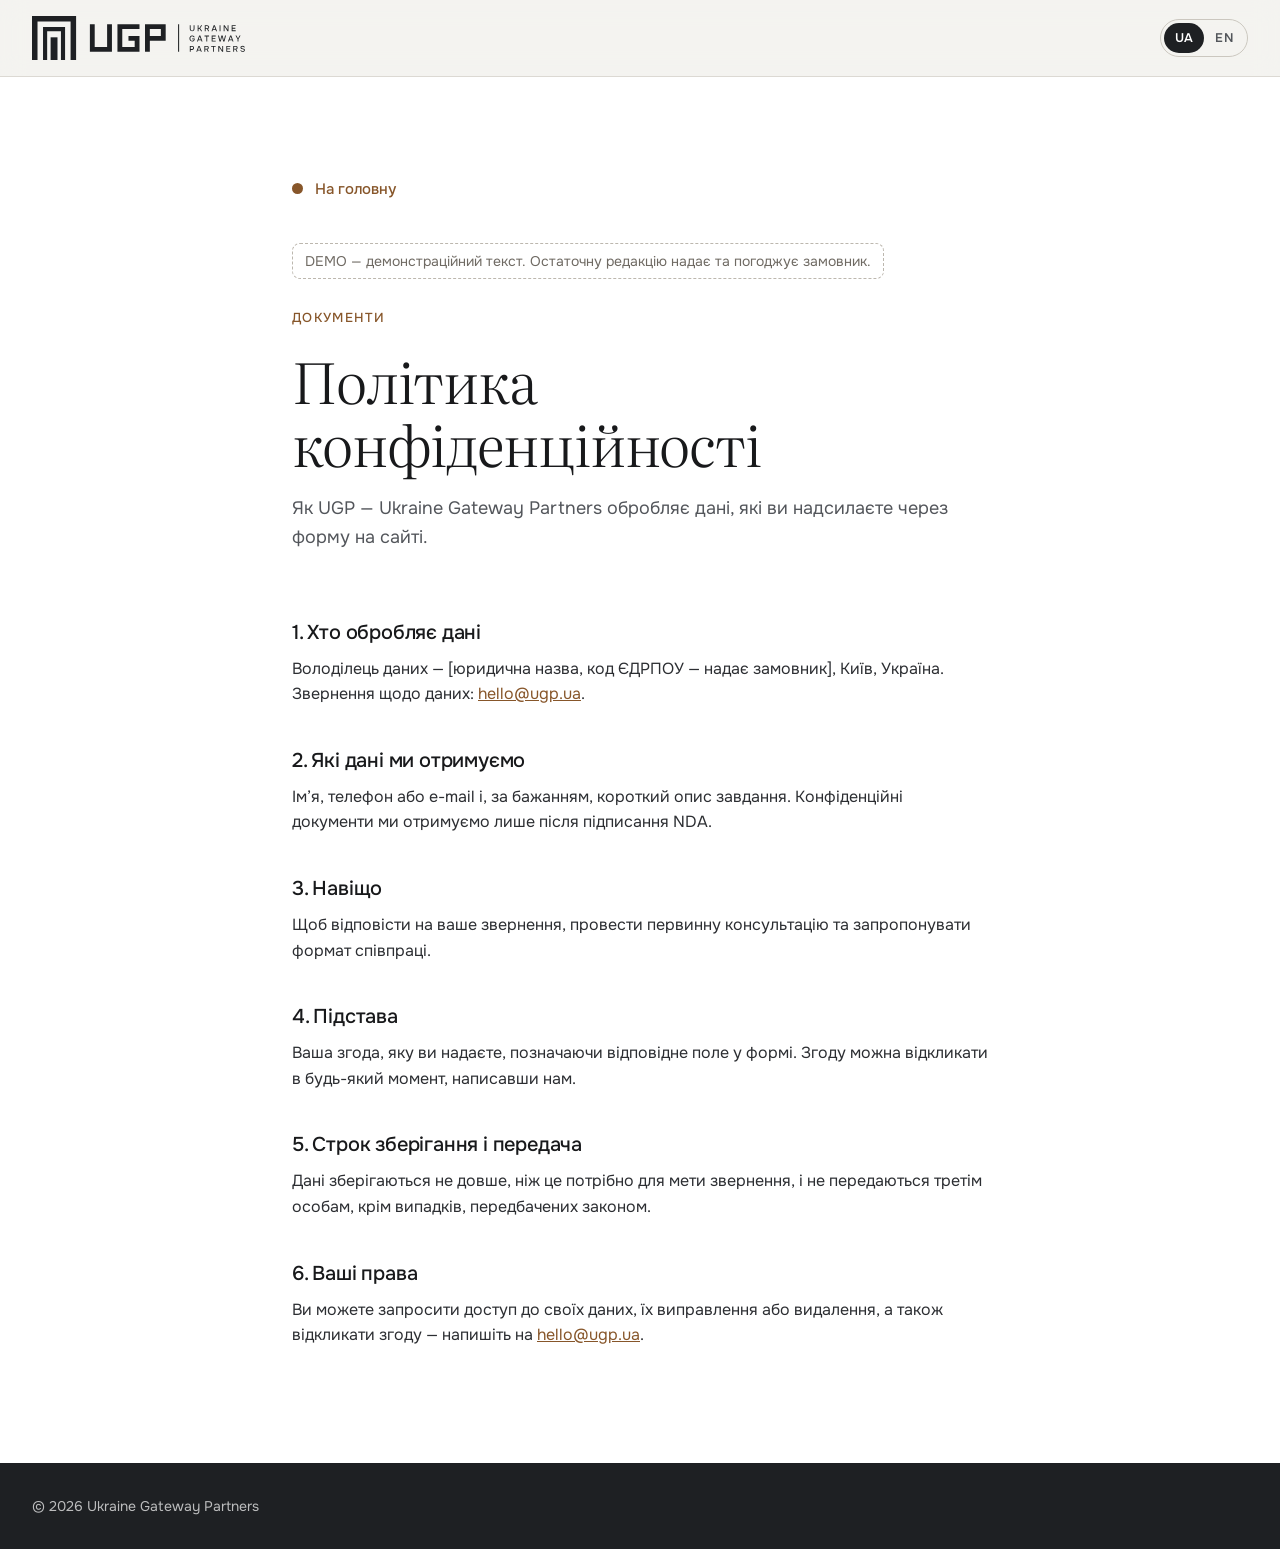
<file: site/privacy.html>
<!doctype html>
<html lang="uk">
<head>
  <meta charset="utf-8">
  <meta name="viewport" content="width=device-width, initial-scale=1">
  <title>Політика конфіденційності — UGP</title>
  <meta name="description" content="Політика конфіденційності UGP — Ukraine Gateway Partners (демонстраційна версія).">
  <!-- DEMO — replace with the real privacy policy approved by the client before launch -->
  <meta name="robots" content="noindex">
  <meta name="theme-color" content="#1e2023">
  <link rel="icon" href="assets/brand/favicon.svg" type="image/svg+xml">
  <link rel="icon" href="assets/brand/favicon-32.png" sizes="32x32" type="image/png">
  <link rel="apple-touch-icon" href="assets/brand/apple-touch-icon.png">
  <link rel="preconnect" href="https://fonts.googleapis.com">
  <link rel="preconnect" href="https://fonts.gstatic.com" crossorigin>
  <link href="https://fonts.googleapis.com/css2?family=Literata:ital,opsz,wght@0,7..72,300;0,7..72,400;1,7..72,300;1,7..72,400&family=Onest:wght@400;500;600&display=swap" rel="stylesheet">
  <link rel="stylesheet" href="assets/css/style.css?v=20261015">
</head>
<body class="legal-page">

<header class="header" id="top">
  <div class="container header__inner header__inner--legal">
    <a class="logo" href="index.html" aria-label="UGP — Ukraine Gateway Partners">
      <picture>
        <source media="(max-width: 600px)" srcset="assets/brand/logo-compact.svg">
        <img class="logo__img" src="assets/brand/logo-header.svg" alt="UGP — Ukraine Gateway Partners" width="312" height="64">
      </picture>
    </a>
    <div class="header__end">
      <div class="lang" role="group" aria-label="Мова сайту / Site language">
        <span class="lang__thumb" aria-hidden="true"></span>
        <button type="button" data-lang="uk" aria-pressed="true" aria-label="Українська">UA</button>
        <button type="button" data-lang="en" aria-pressed="false" aria-label="English">EN</button>
      </div>
    </div>
  </div>
</header>

<main class="section section--white legal">
  <div class="container legal__inner">
    <!-- DEMO — replace with the real privacy policy approved by the client before launch.
         Обидві мовні версії — у блоках data-lang-block; показується та, що обрана на сайті. -->
    <article data-lang-block="uk">
      <a class="dot-link legal__back" href="index.html"><i aria-hidden="true"></i><span>На головну</span></a>
      <p class="legal__demo">DEMO — демонстраційний текст. Остаточну редакцію надає та погоджує замовник.</p>
      <p class="eyebrow">Документи</p>
      <h1 class="legal__title">Політика конфіденційності</h1>
      <p class="legal__lead">Як UGP — Ukraine Gateway Partners обробляє дані, які ви надсилаєте через форму на сайті.</p>

      <h2>1. Хто обробляє дані</h2>
      <p>Володілець даних — [юридична назва, код ЄДРПОУ — надає замовник], Київ, Україна. Звернення щодо даних: <a href="mailto:hello@ugp.ua">hello@ugp.ua</a>.</p>
      <h2>2. Які дані ми отримуємо</h2>
      <p>Ім’я, телефон або e-mail і, за бажанням, короткий опис завдання. Конфіденційні документи ми отримуємо лише після підписання NDA.</p>
      <h2>3. Навіщо</h2>
      <p>Щоб відповісти на ваше звернення, провести первинну консультацію та запропонувати формат співпраці.</p>
      <h2>4. Підстава</h2>
      <p>Ваша згода, яку ви надаєте, позначаючи відповідне поле у формі. Згоду можна відкликати в будь-який момент, написавши нам.</p>
      <h2>5. Строк зберігання і передача</h2>
      <p>Дані зберігаються не довше, ніж це потрібно для мети звернення, і не передаються третім особам, крім випадків, передбачених законом.</p>
      <h2>6. Ваші права</h2>
      <p>Ви можете запросити доступ до своїх даних, їх виправлення або видалення, а також відкликати згоду — напишіть на <a href="mailto:hello@ugp.ua">hello@ugp.ua</a>.</p>
    </article>

    <article data-lang-block="en" hidden>
      <a class="dot-link legal__back" href="index.html"><i aria-hidden="true"></i><span>Back to the home page</span></a>
      <p class="legal__demo">DEMO — placeholder text. The final version is provided and approved by the client.</p>
      <p class="eyebrow">Documents</p>
      <h1 class="legal__title">Privacy policy</h1>
      <p class="legal__lead">How UGP — Ukraine Gateway Partners processes the data you send through the form on this website.</p>

      <h2>1. Who processes the data</h2>
      <p>The data controller is [legal entity name and EDRPOU code — provided by the client], Kyiv, Ukraine. Data requests: <a href="mailto:hello@ugp.ua">hello@ugp.ua</a>.</p>
      <h2>2. What data we receive</h2>
      <p>Your name, phone number or email and, optionally, a brief description of your objective. We receive confidential documents only after signing an NDA.</p>
      <h2>3. Why</h2>
      <p>To reply to your request, hold an initial consultation and propose a format of cooperation.</p>
      <h2>4. Legal basis</h2>
      <p>Your consent, given by ticking the box in the form. You can withdraw it at any time by writing to us.</p>
      <h2>5. Retention and sharing</h2>
      <p>Data is kept no longer than needed for the purpose of your request and is not shared with third parties, except where required by law.</p>
      <h2>6. Your rights</h2>
      <p>You can request access to, correction or deletion of your data, or withdraw your consent — write to <a href="mailto:hello@ugp.ua">hello@ugp.ua</a>.</p>
    </article>
  </div>
</main>

<footer class="legal__footer">
  <div class="container">© <span data-year>2026</span> Ukraine Gateway Partners</div>
</footer>

<script>
  // Мова — та сама, що обрана на головній (localStorage «ugp-lang» або ?lang=en)
  (() => {
    const KEY = 'ugp-lang';
    const TITLES = { uk: 'Політика конфіденційності — UGP', en: 'Privacy policy — UGP' };
    const read = () => {
      const q = new URLSearchParams(location.search).get('lang');
      if (q === 'en' || q === 'uk') return q;
      try { return localStorage.getItem(KEY) === 'en' ? 'en' : 'uk'; } catch (_) { return 'uk'; }
    };
    const apply = (lang) => {
      document.documentElement.lang = lang;
      document.title = TITLES[lang];
      document.querySelectorAll('[data-lang-block]').forEach((b) => { b.hidden = b.dataset.langBlock !== lang; });
      document.querySelector('.lang').dataset.active = lang;
      document.querySelectorAll('[data-lang]').forEach((btn) => btn.setAttribute('aria-pressed', String(btn.dataset.lang === lang)));
    };
    document.querySelectorAll('[data-lang]').forEach((btn) => btn.addEventListener('click', () => {
      try { localStorage.setItem(KEY, btn.dataset.lang); } catch (_) { /* сховище недоступне */ }
      apply(btn.dataset.lang);
    }));
    document.querySelectorAll('[data-year]').forEach((el) => { el.textContent = new Date().getFullYear(); });
    apply(read());
  })();
</script>
</body>
</html>
</file>
<file: site/assets/css/style.css>
/* UGP — Ukraine Gateway Partners
   Єдина дизайн-система: одна палітра, одна пара шрифтів, один радіус, одна сітка відступів. */

:root {
  /* Палітра «Graphite & Bronze» */
  --paper: #f4f3f0;          /* основне тло */
  --white: #ffffff;
  --stone: #e8e6e1;          /* тепле тло-«аркуш» */
  --card: #faf9f7;           /* картки на світлому тлі */
  --card-line: #dfdcd6;      /* тонка рамка карток */
  --card-2: #f1efeb;
  --ph: #e4e1db;             /* заглушки */
  --ink: #18191b;
  --ink-2: #2c2e32;
  --muted: #53565b;
  --tone: #7f7a72;           /* курсивні акцентні слова */
  --line: #dcd9d3;
  --line-2: #cbc7bf;
  --dark: #1e2023;           /* темні секції — графіт */
  --dark-2: #2a2d31;
  --dark-line: rgba(255, 255, 255, .14);
  --accent: #87562a;         /* акцент — бронза (на світлому) */
  --accent-dark: #cb9666;    /* бронза на темному */
  --pill: #e8d5c1;           /* виділення слова в заголовку */
  --shadow: 30, 32, 35;      /* RGB для тіней */

  /* Типографіка */
  --serif: "Literata", Georgia, "Times New Roman", serif;
  --sans: "Onest", "Segoe UI", system-ui, sans-serif;

  /* Сітка й відступи — ЄДИНА ШКАЛА для всього сайту (значення плавно змінюються між 375 і 1920px).
     Нові відступи беріть звідси, а не вигадуйте окремі числа. */
  --wrap: 1240px;
  --gutter: 32px;                                        /* бічні поля сторінки (24 на планшеті, 20 на телефоні) */
  --section: clamp(120px, calc(95px + 6.5vw), 220px);    /* вертикальні поля секції: 120 → 189 (1440) → 220 (1920); +25% до попередньої шкали */
  --section-sm: calc(var(--section) * .7);               /* менші блоки всередині секцій */
  --strip-pad: max(120px, var(--section-sm));            /* стрічки «Завдання» / «Принципи», CTA, футер */
  --head-gap: clamp(48px, calc(40px + 2.1vw), 80px);     /* заголовок секції → вміст: 48 → 70 → 80 */
  --label-gap: 24px;                                     /* надзаголовок → заголовок */
  --text-gap: 32px;                                      /* заголовок → опис, опис → список, список → кнопка */
  --gap: clamp(20px, calc(15px + 1.3vw), 40px);          /* між картками: 20 → 34 → 40 */
  --card-pad: clamp(28px, calc(22px + 1.8vw), 56px);     /* поля всередині карток: 28 → 48 → 56 */
  --inset: 16px;                                         /* фото всередині картки — відступ від краю картки */
  --radius: 8px;
  --sheet: 28px;             /* заокруглення верхніх кутів секцій-«аркушів» */
  --edge: max(var(--gutter), calc((100vw - var(--wrap)) / 2));
  --ease: cubic-bezier(.2, .7, .2, 1);
}

*, *::before, *::after { box-sizing: border-box; }
html { scroll-behavior: smooth; scroll-padding-top: 72px; -webkit-text-size-adjust: 100%; }
/* Lenis (плавна інерційна прокрутка) */
html.lenis, html.lenis body { height: auto; }
.lenis.lenis-smooth { scroll-behavior: auto !important; }
.lenis.lenis-smooth [data-lenis-prevent] { overscroll-behavior: contain; }
.lenis.lenis-stopped { overflow: hidden; }
body {
  margin: 0;
  background: var(--paper);
  color: var(--ink);
  font: 400 16px/1.6 var(--sans);
  -webkit-font-smoothing: antialiased;
  text-rendering: optimizeLegibility;
  overflow-x: hidden;
}
img { display: block; max-width: 100%; height: auto; }
a { color: inherit; }
ul, ol { margin: 0; padding: 0; list-style: none; }
h1, h2, h3, h4, p, figure, blockquote { margin: 0; }
b { font-weight: inherit; }
button { font: inherit; }

h1, h2 {
  font-family: var(--serif);
  font-weight: 300;
  letter-spacing: -.02em;
  text-wrap: balance;
}
:root { --fs-h2: clamp(32px, 3.4vw, 50px); }
h2 { font-size: var(--fs-h2); line-height: 1.15; }
h3, h4 { font-weight: 500; letter-spacing: -.01em; text-wrap: balance; }
/* Без «вдів»: останній рядок абзацу не лишається з одного слова */
p, li, dd, dt, blockquote, figcaption { text-wrap: pretty; }
.tasks__list li, .who span, .steps-list b, .btn { text-wrap: balance; }

/* Акцентні слова в заголовках: курсив + приглушений тон */
.tone { font-style: italic; color: var(--tone); }

.container { width: 100%; max-width: calc(var(--wrap) + var(--gutter) * 2); margin: 0 auto; padding: 0 var(--gutter); }
.ico { width: 18px; height: 18px; flex: none; }
.visually-hidden { position: absolute !important; width: 1px; height: 1px; overflow: hidden; clip: rect(0 0 0 0); white-space: nowrap; }

.skip-link { position: absolute; left: 16px; top: -60px; z-index: 100; background: var(--dark); color: #fff; padding: 10px 16px; border-radius: var(--radius); }
.skip-link:focus { top: 12px; }
:focus-visible { outline: 2px solid var(--accent); outline-offset: 3px; border-radius: 4px; }

/* ---------- Кнопки й посилання ---------- */
.btn {
  display: inline-flex; align-items: center; justify-content: center; gap: 10px;
  min-height: 50px; padding: 13px 26px;
  border-radius: 999px; border: 1px solid transparent;
  font: 500 15px/1.2 var(--sans); text-decoration: none; cursor: pointer; white-space: nowrap;
  transition: background .4s var(--ease), color .4s var(--ease), border-color .4s var(--ease), transform .4s var(--ease), box-shadow .4s var(--ease);
}
.btn:hover { transform: translateY(-2px); box-shadow: 0 10px 24px rgba(var(--shadow), .16); }
.btn:active { transform: translateY(0) scale(.98); box-shadow: none; transition-duration: .15s; }
.btn .ico { transition: transform .4s var(--ease); }
.btn:hover .ico { transform: translateX(3px); }
.btn--dark { background: var(--dark); color: #fff; }
.btn--dark:hover { background: var(--accent); }
.btn--light { background: #fff; color: var(--ink); }
.btn--light:hover { background: var(--pill); }
.btn--block { width: 100%; }

.dot-link { display: inline-flex; align-items: center; gap: 12px; color: var(--accent); font-size: 15px; font-weight: 500; text-decoration: none; }
.dot-link i { width: 11px; height: 11px; border-radius: 50%; background: currentColor; transition: transform .25s var(--ease); }
.dot-link:hover span { text-decoration: underline; text-underline-offset: 4px; }
.dot-link:hover i { transform: scale(1.3); }

.arrow {
  display: inline-grid; place-items: center; width: 46px; height: 46px;
  border: 1px solid var(--line-2); border-radius: 50%; background: transparent; color: var(--ink);
  cursor: pointer; transition: background .4s var(--ease), color .4s var(--ease), border-color .4s var(--ease), opacity .4s var(--ease), transform .4s var(--ease);
}
.arrow:active:not(:disabled) { transform: scale(.94); }
.arrow:hover:not(:disabled) { background: var(--dark); border-color: var(--dark); color: #fff; }
.arrow:disabled { opacity: .45; cursor: default; }
.slider-nav { display: flex; gap: 12px; }

/* ---------- Заголовки секцій ---------- */
.eyebrow {
  display: flex; align-items: center; margin-bottom: var(--label-gap);
  font: 500 13px/1 var(--sans); letter-spacing: .1em; text-transform: uppercase; color: var(--accent);
}
.eyebrow--light { color: var(--accent-dark); }
.eyebrow--center { justify-content: center; }

.section { padding: var(--section) 0 calc(var(--section) + var(--sheet)); }
.section--white { background: var(--white); }
.section--paper { background: var(--paper); }
.section--stone { background: var(--stone); --card: #fbfaf8; --card-2: #fff; --card-line: #d8d4cd; }
.section--dark { background: var(--dark); color: #fff; }
.section--dark h2 { color: #fff; }
.section--dark .tone { color: rgba(255,255,255,.55); }

/* Секції-«аркуші»: кожна наступна заходить на попередню із заокругленими верхніми кутами */
.sheet { position: relative; border-radius: var(--sheet) var(--sheet) 0 0; margin-top: calc(-1 * var(--sheet)); }

/* Заголовок секції: надзаголовок над рядком «заголовок ↔ текст праворуч».
   Верх заголовка і тексту праворуч вирівняно по верху великих літер (див. «Вирівнювання по висоті літер» нижче). */
/* Заголовок обрізано до базової лінії (див. нижче) — додаємо висоту виносних елементів, щоб відступ під ним не змінився */
.section-head { display: grid; grid-template-columns: minmax(0, 1fr) auto; grid-template-areas: "eyebrow ." "title side"; column-gap: 40px; align-items: start; margin-bottom: calc(var(--head-gap) + var(--fs-h2) * .146); }
.section-head > div { display: contents; }
.section-head .eyebrow { grid-area: eyebrow; margin-bottom: var(--label-gap); } /* заголовок обрізано до великих літер — 24px до них */
.section-head h2 { grid-area: title; max-width: 720px; }
/* Заголовок з текстом праворуч: сіра частина завжди з нового рядка (як в UA), щоб заголовок не був нижчим за текст */
.section-head:has(.section-head__text) h2 .tone { display: block; }
/* Текст праворуч вирівняно по верху: верх великих літер першого рядка = верх великих літер заголовка */
.section-head__text { grid-area: side; align-self: start; max-width: 440px; color: var(--muted); font-size: 16px; text-wrap: balance; }
.section-head > .btn { grid-area: side; align-self: end; } /* низ кнопки = базова лінія заголовка */
.section-head--center { grid-template-columns: minmax(0, 1fr); grid-template-areas: "eyebrow" "title"; justify-items: center; text-align: center; }
.section-head--center .eyebrow { justify-content: center; }
.subhead { font: 500 22px/1.3 var(--sans); margin: var(--section-sm) 0 var(--text-gap); }
.fineprint { margin-top: var(--text-gap); max-width: 68ch; color: var(--muted); font-size: 14px; }
.fineprint--center { margin: var(--head-gap) auto 0; text-align: center; }
.section--dark .fineprint { color: rgba(255,255,255,.6); }

/* ---------- Topbar і шапка ---------- */

.header { position: sticky; top: 0; z-index: 50; background: rgba(244, 243, 240, .92); backdrop-filter: saturate(1.4) blur(12px); border-bottom: 1px solid var(--line); transition: box-shadow .4s var(--ease), background .4s var(--ease); }
/* Висота шапки стала: компактний стан після прокручування — лише тінь і менший логотип (transform), сторінка не зсувається */
.header__inner { display: grid; grid-template-columns: auto 1fr auto; align-items: center; gap: 24px; min-height: 76px; }
.header.is-scrolled { background: rgba(244, 243, 240, .97); box-shadow: 0 6px 24px rgba(var(--shadow), .08); }
.logo { display: inline-flex; align-items: center; text-decoration: none; justify-self: start; }
.logo picture { display: block; }
.logo__img { display: block; height: 44px; width: auto; transform-origin: left center; transition: transform .5s var(--ease); }
.header.is-scrolled .logo__img { transform: scale(.86); }
.footer .logo__img { height: 50px; }

.nav__list { display: flex; gap: 32px; }
.nav__list a { text-decoration: none; font-size: 15px; color: var(--ink-2); padding: 6px 0; position: relative; white-space: nowrap; }
.nav__list a::after { content: ""; position: absolute; left: 0; right: 0; bottom: 0; height: 1px; background: currentColor; transform: scaleX(0); transform-origin: left; transition: transform .3s var(--ease); }
.nav__list a:hover::after, .nav__list a[aria-current]::after { transform: scaleX(1); }
.nav__list a { transition: color .4s var(--ease); }
.nav__list a[aria-current] { color: var(--accent); }
.nav { justify-self: center; }
.nav__contacts { display: none; }
.header__end { display: flex; align-items: center; gap: 16px; justify-self: end; }
.header__contacts { display: flex; flex-direction: column; align-items: flex-start; gap: 1px; padding-right: 16px; border-right: 1px solid var(--line); font-size: 13px; line-height: 1.4; }
.header__contacts a { display: inline-flex; align-items: center; gap: 7px; color: var(--ink-2); text-decoration: none; white-space: nowrap; transition: color .3s var(--ease); }
.header__contacts a:hover { color: var(--accent); }
.header__contacts .ico { width: 13px; height: 13px; color: var(--accent); }

/* Перемикач мови: індикатор ковзає між UA та EN */
.lang { position: relative; display: flex; padding: 3px; border: 1px solid var(--line-2); border-radius: 999px; }
.lang__thumb { position: absolute; top: 3px; left: 3px; width: 40px; height: 30px; border-radius: 999px; background: var(--dark); transition: transform .32s cubic-bezier(.65, 0, .35, 1); will-change: transform; }
.lang[data-active="en"] .lang__thumb { transform: translateX(40px); }
.lang button { position: relative; z-index: 1; width: 40px; height: 30px; padding: 0; border: 0; border-radius: 999px; background: transparent; font: 600 12.5px/1 var(--sans); letter-spacing: .04em; color: var(--muted); cursor: pointer; transition: color .32s cubic-bezier(.65, 0, .35, 1); }
.lang button:hover { color: var(--ink); }
.lang button[aria-pressed="true"] { color: #fff; }

/* Плавна зміна текстів при перемиканні мови */
html.lang-anim [data-i18n] { transition: opacity .2s ease-in !important; }
html.lang-in [data-i18n] { transition: opacity .25s ease-out !important; }
html.lang-out [data-i18n] { opacity: 0 !important; }
.burger { display: none; }

/* ---------- 1. Hero ---------- */
.hero { padding-top: clamp(80px, 9.5vw, 136px); }
.hero__head { display: grid; grid-template-columns: minmax(0, 1.65fr) minmax(0, 1fr); gap: 72px; align-items: start; }
.hero__title { font-size: clamp(42px, 5vw, 72px); line-height: 1.17; }
/* Виділене слово: тонка бронзова лінія під літерами, «малюється» при завантаженні */
.pill {
  background: linear-gradient(var(--accent), var(--accent)) no-repeat 0 calc(100% - .11em) / 0 1.5px;
  -webkit-box-decoration-break: clone; box-decoration-break: clone;
}
html:not(.js) .pill { background-size: 100% 1.5px; }
.hero-go .pill { animation: pill-draw .9s var(--ease) 1s forwards; }
@keyframes pill-draw { to { background-size: 100% 1.5px; } }
/* Права колонка на всю висоту заголовка: верх тегів = верх першого рядка, низ кнопки = базова лінія останнього */
.hero__aside { max-width: 400px; justify-self: end; align-self: stretch; display: flex; flex-direction: column; align-items: flex-start; justify-content: space-between; gap: 14px; }
/* EN-заголовок коротший: на десктопі — теж три рядки, щоб права колонка вміщалася між лініями */
@media (min-width: 901px) { html[lang="en"] .hero__title { max-width: 9em; } }
.hero__audience { display: flex; flex-wrap: wrap; gap: 8px; }
.hero__audience span { font-size: 13px; font-weight: 500; padding: 6px 13px; border: 1px solid var(--line-2); border-radius: 999px; background: var(--white); }
.hero__lead { color: var(--muted); font-size: 17px; }

.hero__gallery { display: grid; grid-template-columns: repeat(3, 1fr); gap: var(--gap); max-width: calc(var(--wrap) + var(--gutter) * 2); margin: var(--section-sm) auto 0; padding: 0 var(--gutter); }
.hero__photo { position: relative; border-radius: var(--radius); overflow: hidden; aspect-ratio: 6 / 5; background: var(--card); }
.hero__photo img { width: 100%; height: 100%; object-fit: cover; }
.hero__badge { position: absolute; left: 14px; right: 14px; bottom: 14px; display: flex; align-items: center; gap: 20px; background: #fff; border-radius: var(--radius); padding: 20px 22px; box-shadow: 0 12px 32px rgba(var(--shadow), .12); }
.hero__badge-ico { width: 40px; height: 40px; flex: none; color: var(--dark); padding-right: 20px; box-sizing: content-box; border-right: 1px solid var(--line); }
.hero__badge strong { display: block; font: 500 19px/1.25 var(--sans); margin: 4px 0; }
.hero__badge-kicker { font-size: 12.5px; font-weight: 500; color: var(--accent); }
.hero__badge-sub { font-size: 13px; color: var(--muted); }

/* Смуга завдань: темна стрічка з 4 рівними колонками та вертикальними розділювачами */
.tasks { background: var(--dark); color: #fff; margin-top: var(--head-gap); padding: var(--strip-pad) 0 calc(var(--strip-pad) + var(--sheet)); }
/* Підпис стрічки — той самий стиль, що й інші підписи секцій (контраст #cb9666 на #1e2023 ≈ 6.3:1) */
.tasks__label { line-height: 1.5; margin-bottom: var(--text-gap); }
.tasks__list { display: grid; grid-template-columns: repeat(4, minmax(0, 1fr)); }
/* Кожен пункт — рівно два рядки: розрив задано <br>, усередині рядка перенос заборонено */
/* Розділювач — фон-градієнт 1px (а не border), щоб його можна було «намалювати» зверху вниз; --pl — лівий відступ колонки (0 у першій) */
.tasks__list li {
  --pl: 28px; --line-size: 1px 100%;
  position: relative; display: flex; flex-direction: column; gap: 28px; padding: 24px 28px 8px var(--pl);
  white-space: nowrap; hyphens: manual; overflow-wrap: normal; word-break: normal; color: rgba(255,255,255,.9); font: 300 21px/1.3 var(--serif);
  background: linear-gradient(var(--dark-line), var(--dark-line)) 0 0 / var(--line-size) no-repeat;
}
.tasks__list li:first-child { --pl: 0px; background-image: none; }
.tasks__list .ico { width: 24px; height: 24px; color: var(--accent-dark); }

/* Поява стрічки (один раз): підпис → розділювачі (0.6s) → пункти по черзі (+0.1s), іконки малюються лінією (0.8s). --i задає main.js */
.js .strip .tasks__label { opacity: 0; transition: opacity .8s var(--ease); }
.js .strip .tasks__list li { --line-size: 1px 0%; opacity: 0; transform: translateY(16px); transition: opacity .8s var(--ease) calc(.35s + var(--i, 0) * .08s), transform .8s var(--ease) calc(.35s + var(--i, 0) * .08s), background-size .7s var(--ease) .15s, color .4s var(--ease); }
.js .strip .ico :is(path, rect, circle) { stroke-dasharray: 1 1; stroke-dashoffset: 1; transition: stroke-dashoffset .9s var(--ease) calc(.5s + var(--i, 0) * .08s); }
.js .strip.is-in .tasks__label { opacity: 1; }
.js .strip.is-in .tasks__list li { --line-size: 1px 100%; opacity: 1; transform: none; }
.js .strip.is-in .ico :is(path, rect, circle) { stroke-dashoffset: 0; }

/* Наведення (лише десктоп): іконка піднімається зі світінням, текст яскравіший, бронзова лінія зліва направо, ледь світліше тло колонки */
.tasks__list li::before, .tasks__list li::after { content: ""; position: absolute; pointer-events: none; }
.tasks__list li::before { inset: 0 0 -16px min(0px, calc(var(--pl) - 24px)); background: linear-gradient(rgba(255,255,255,.045), rgba(255,255,255,.012)); opacity: 0; transition: opacity .5s var(--ease); z-index: -1; }
.tasks__list li::after { left: var(--pl); right: 28px; bottom: -16px; height: 1px; background: var(--accent-dark); transform: scaleX(0); transform-origin: left; transition: transform .6s var(--ease); }
.tasks__list .ico { transition: transform .5s var(--ease), filter .5s var(--ease); }
.tasks__list { isolation: isolate; }
@media (hover: hover) and (pointer: fine) and (min-width: 901px) {
  .tasks__list li:hover { color: #fff; }
  .tasks__list li:hover::before { opacity: 1; }
  .tasks__list li:hover::after { transform: scaleX(1); }
  .tasks__list li:hover .ico { transform: translateY(-4px); filter: drop-shadow(0 0 6px rgba(203, 150, 102, .55)); }
}

/* ---------- 2. Послуги ---------- */
/* Фото ≈ 42% ширини картки; його висоту задає текст (зображення абсолютне й не розтягує картку) */
.feature { display: grid; grid-template-columns: minmax(0, .72fr) minmax(0, 1fr); gap: var(--inset); background: var(--card); border: 1px solid var(--card-line); border-radius: var(--radius); padding: var(--inset); }
.feature__media { position: relative; border-radius: calc(var(--radius) - 2px); overflow: hidden; }
.feature__media img { position: absolute; inset: 0; width: 100%; height: 100%; object-fit: cover; }
.feature__body { padding: clamp(40px, 4.4vw, 64px); display: flex; flex-direction: column; align-items: flex-start; }
.feature__kicker { font-size: 13px; font-weight: 500; letter-spacing: .1em; text-transform: uppercase; color: var(--accent); }
.feature__title { font: 300 clamp(34px, 3.4vw, 50px)/1.12 var(--serif); letter-spacing: -.02em; margin: 18px 0 20px; }
.feature__text { color: var(--muted); font-size: 18px; line-height: 1.6; margin-bottom: var(--text-gap); max-width: 520px; }
.steps-list { width: 100%; display: grid; grid-template-columns: 1fr 1fr; column-gap: 40px; margin-bottom: var(--text-gap); }
.steps-list li { display: flex; gap: 16px; align-items: baseline; padding: 20px 0; border-top: 1px solid var(--line-2); font-size: 17px; font-weight: 500; line-height: 1.4; }
.steps-list li:nth-last-child(-n+2) { border-bottom: 1px solid var(--line-2); }
.steps-list span { flex: none; min-width: 1.6em; font-size: 14px; font-weight: 500; color: var(--accent); font-variant-numeric: tabular-nums; }
.feature__note { font-size: 15px; color: var(--muted); margin-bottom: var(--text-gap); }
@media (min-width: 901px) and (max-width: 1180px) { .steps-list { grid-template-columns: minmax(0, 1fr); } .steps-list li:nth-last-child(2) { border-bottom: 0; } }

.svc-grid { display: grid; grid-template-columns: repeat(3, minmax(0, 1fr)); gap: var(--gap); }
.svc { display: flex; flex-direction: column; min-height: 320px; background: var(--card); border: 1px solid var(--card-line); border-radius: var(--radius); padding: var(--card-pad); transition: background .4s var(--ease), border-color .4s var(--ease); }
article.svc:hover { background: var(--card-2); border-color: var(--line-2); }
.svc__num { font-size: 13px; color: var(--accent); font-weight: 500; margin-bottom: 20px; }
.svc__title { font-size: 22px; line-height: 1.25; margin-bottom: 10px; }
.svc__text { color: var(--muted); font-size: 15px; }
.svc__result { margin-top: auto; padding-top: 24px; font-size: 15px; font-weight: 500; color: var(--ink-2); line-height: 1.45; }
.svc__result b { display: block; min-height: 2.9em; }
.svc__result span { display: block; font-size: 12px; font-weight: 500; letter-spacing: .1em; text-transform: uppercase; color: var(--muted); margin-bottom: 6px; padding-top: 16px; border-top: 1px solid var(--line-2); }
.svc--photo { padding: 0; overflow: hidden; border: 0; }
.svc--photo img { width: 100%; height: 100%; object-fit: cover; }

/* ---------- 3. CTA: фото + світла картка, що на нього заходить ----------
   Картка світла, щоб темні блоки не йшли підряд (далі — темна секція «Чому UGP») */
.cta { overflow: hidden; isolation: isolate; padding-bottom: calc(var(--strip-pad) + var(--sheet)); }
.cta__bg { position: absolute; inset: 0; width: 100%; height: 100%; object-fit: cover; z-index: -1; }
.cta__wrap { display: flex; justify-content: flex-end; padding-top: clamp(140px, 16vw, 240px); }
.cta__panel { width: min(560px, 100%); background: var(--white); border-radius: var(--radius); padding: clamp(40px, 4.5vw, 64px) var(--card-pad); text-align: center; box-shadow: 0 24px 60px rgba(var(--shadow), .18); }
.cta__panel .eyebrow { justify-content: center; }
.cta h2 { margin-bottom: 16px; }
.cta p:not(.eyebrow) { color: var(--muted); margin: 0 auto 32px; max-width: 420px; }

/* ---------- 4. Чому UGP ---------- */
/* Лінія під заголовком темної секції — окремий шар (::after), щоб «малюватися» зліва направо */
.section--dark .section-head { position: relative; padding-bottom: var(--head-gap); }
.section--dark .section-head::after { content: ""; position: absolute; left: 0; right: 0; bottom: 0; height: 1px; background: var(--dark-line); transform-origin: left; }
.why { display: grid; grid-template-columns: repeat(2, minmax(0, 1fr)); gap: clamp(32px, 4vw, 56px); }
.why__media { border-radius: var(--radius); overflow: hidden; min-height: 480px; }
.why__media img { width: 100%; height: 100%; object-fit: cover; }
.why__body { align-self: center; }
.why__list li { display: flex; gap: 24px; align-items: flex-start; padding: 26px 0; border-top: 1px solid var(--dark-line); }
.why__ico { flex: none; display: grid; place-items: center; width: 72px; height: 72px; border-radius: var(--radius); background: var(--card); color: var(--accent); }
.why__ico .ico { width: 26px; height: 26px; }
.why__list h3 { font-size: 18px; margin-bottom: 6px; }
.why__list p { color: rgba(255,255,255,.68); font-size: 15px; }
/* «Принципи» — та сама стрічка, що й «Завдання» (класи tasks__label / tasks__list); 6 пунктів — сітка 3 × 2 */
.principles { margin-top: var(--strip-pad); padding-top: var(--strip-pad); border-top: 1px solid var(--dark-line); }
@media (min-width: 901px) {
  .tasks__list--3 { grid-template-columns: repeat(3, minmax(0, 1fr)); row-gap: 40px; }
  .tasks__list--3 li:nth-child(3n+1) { --pl: 0px; background-image: none; }
}

/* Етапи: нумеровані кола, з'єднані лінією */
/* Колонки рівні й центровані під колами; вузький проміжок — щоб опис уміщався у 2–3 рядки */
/* Етапи закінчуються короткою приміткою — менший нижній відступ, щоб не було порожньої смуги */
.process-section { padding-bottom: calc(var(--section-sm) + var(--sheet)); }
.process-section .fineprint--center { margin-top: var(--text-gap); }
.process { position: relative; display: grid; grid-template-columns: repeat(5, minmax(0, 1fr)); gap: var(--gap) clamp(16px, 1.6vw, 24px); text-align: center; }
.process::before { content: ""; position: absolute; top: 28px; left: 10%; right: 10%; height: 1px; background: var(--line-2); transform-origin: left; }
.step { position: relative; }
.step__num { display: grid; place-items: center; width: 56px; height: 56px; margin: 0 auto 36px; border: 1px solid var(--line-2); border-radius: 50%; background: var(--stone); font: 300 24px/1 var(--serif); color: var(--accent); }
.step__num .ico { width: 22px; height: 22px; }
.step h3 { font-size: 18px; margin-bottom: 10px; }
.step p { color: var(--muted); font-size: 15px; text-wrap: balance; }

/* ---------- 5. Про нас ---------- */
/* Надзаголовок — над обома колонками; фото займає висоту лівої колонки:
   верх = верх великих літер заголовка, низ = низ посилання «Познайомитися з партнерами» */
.about { display: grid; grid-template-columns: repeat(2, minmax(0, 1fr)); grid-template-areas: "eyebrow ." "body media"; column-gap: clamp(40px, 6vw, 96px); }
.about > .eyebrow { grid-area: eyebrow; margin-bottom: var(--label-gap); }
.about__body { grid-area: body; }
.about__body .dot-link { display: flex; width: fit-content; } /* блочне посилання: низ колонки = низ посилання, без зайвого рядка */
.about h2 { margin-bottom: var(--text-gap); }
.about__text { color: var(--muted); font-size: 17px; margin-bottom: var(--text-gap); max-width: 520px; }
/* Обидва пункти однакові: без карток, розділені тонкими лініями */
.about__points { max-width: 520px; margin-bottom: var(--text-gap); }
.about__points li { display: flex; gap: 18px; padding: 24px 0; border-top: 1px solid var(--line-2); }
.about__points li:last-child { border-bottom: 1px solid var(--line-2); }
.about__points .ico { flex: none; width: 24px; height: 24px; color: var(--ink); margin-top: 2px; }
.about__points h3 { font-size: 19px; margin-bottom: 6px; }
.about__points p { color: var(--muted); font-size: 15px; }
.about__media { grid-area: media; position: relative; border-radius: var(--radius); overflow: hidden; }
.about__media img { position: absolute; inset: 0; width: 100%; height: 100%; object-fit: cover; }

/* Досвід партнерів: великі тонкі цифри з підписом поруч */
.exp { margin-top: var(--section); }
.exp__intro { font: 300 clamp(24px, 2.6vw, 36px)/1.3 var(--serif); letter-spacing: -.015em; color: var(--tone); max-width: 860px; margin-bottom: var(--head-gap); }
.exp__intro strong { font-weight: 400; color: var(--ink); }
.exp__grid { position: relative; display: grid; grid-template-columns: repeat(3, minmax(0, 1fr)); }
.exp__grid::before { content: ""; position: absolute; left: 0; right: 0; top: 0; height: 1px; background: var(--line-2); transform-origin: left; }
/* Три рівні колонки на всю ширину; заголовок — один рядок, опис — рівно два (розрив задано <br>) */
.exp__item { display: flex; gap: 20px; align-items: flex-start; padding: 36px 24px 0; border-left: 1px solid var(--line-2); }
.exp__item:first-child { border-left: 0; padding-left: 0; }
.exp__item:last-child { padding-right: 0; }
.exp__item > div { flex: 1; min-width: 0; }
.exp__num { font: 300 clamp(72px, 6.6vw, 104px)/.82 var(--serif); letter-spacing: -.04em; color: var(--accent); }
.exp__unit { font-size: 13px; font-weight: 500; letter-spacing: .1em; text-transform: uppercase; color: var(--accent); margin-bottom: 10px; }
.exp__item h3 { font-size: 19px; margin-bottom: 8px; }
/* Вужчі колонки (901–1280): число над текстом, щоб заголовок лишався в один рядок */
@media (min-width: 901px) and (max-width: 1280px) { .exp__item { flex-direction: column; gap: 24px; } }
.exp__item p:last-child { color: var(--muted); font-size: 15px; }

/* ---------- Заглушки ---------- */
.ph { display: flex; flex-direction: column; align-items: center; justify-content: center; gap: 10px; color: #6f6a63; font-size: 13px; font-weight: 500; background: repeating-linear-gradient(135deg, transparent 0 14px, rgba(var(--shadow), .035) 14px 15px), var(--ph); border-radius: calc(var(--radius) - 2px); }
.ph .ico { width: 36px; height: 36px; }
.ph-logo { display: inline-flex; align-items: center; justify-content: center; height: 44px; padding: 0 18px; border: 1px dashed #bcb7ae; border-radius: var(--radius); font-size: 13px; font-weight: 500; color: #6f6a63; white-space: nowrap; }

/* ---------- 6. Кейси ---------- */
.cases { display: grid; grid-template-columns: repeat(3, minmax(0, 1fr)); gap: var(--gap); }
/* Спільні рядки (subgrid) для всіх карток: фото · тег · заголовок · ситуація · що робимо · результат —
   кожен рядок починається на одному рівні в усіх трьох картках, панелі результату — внизу й однакової висоти */
.case { display: grid; grid-template-rows: subgrid; grid-row: span 6; row-gap: 0; background: var(--card); border: 1px solid var(--card-line); border-radius: var(--radius); padding: var(--inset); }
.case__body, .case__steps { display: contents; }
/* Текст у картці — на відстані --card-pad від краю (фото — на --inset) */
.case__body > *, .case__steps > div { margin-left: calc(var(--card-pad) - var(--inset)); margin-right: calc(var(--card-pad) - var(--inset)); }
.case__body > .case__tag { margin-top: var(--label-gap); }
.case__media { border-radius: calc(var(--radius) - 2px); overflow: hidden; aspect-ratio: 16 / 11; }
.case__media img { width: 100%; height: 100%; object-fit: cover; }
.case__tag { display: flex; align-items: center; gap: 10px; font-size: 12.5px; font-weight: 600; letter-spacing: .08em; text-transform: uppercase; color: var(--accent); margin-bottom: 12px; }
.case__tag span { font-variant-numeric: tabular-nums; color: var(--muted); font-weight: 500; }
.case__tag span::after { content: ""; display: inline-block; width: 16px; height: 1px; margin-left: 10px; vertical-align: middle; background: var(--line-2); }
.case__title { font: 300 clamp(22px, 1.9vw, 26px)/1.22 var(--serif); letter-spacing: -.015em; margin-bottom: 18px; text-wrap: balance; }
.case__steps > div { display: grid; grid-template-columns: 92px 1fr; align-content: start; gap: 12px; padding: 10px 0; border-top: 1px solid var(--card-line); }
.case__steps dt { font-size: 11.5px; font-weight: 600; letter-spacing: .08em; text-transform: uppercase; color: var(--muted); padding-top: 3px; }
.case__steps dd { margin: 0; font-size: 15px; line-height: 1.5; color: var(--ink-2); }
/* Результат — ключовий підсумок кейсу: світла бронзова панель із тонкою бронзовою лінією ліворуч */
.case__steps > .case__result {
  grid-template-columns: minmax(0, 1fr); gap: 8px; margin-top: 10px; margin-bottom: calc(var(--card-pad) - var(--inset)); padding: 18px 20px 20px;
  /* панель виступає на 20px за колонку тексту — текст результату стоїть на одній лінії з текстом вище */
  margin-left: calc(var(--card-pad) - var(--inset) - 20px); margin-right: calc(var(--card-pad) - var(--inset) - 20px);
  border-top: 0; border-radius: calc(var(--radius) - 2px);
  background: rgba(203, 150, 102, .13); box-shadow: inset 2px 0 0 var(--accent);
}
.case__result dt { display: flex; align-items: center; gap: 8px; padding-top: 0; color: var(--accent); }
.case__result dt::before { content: ""; flex: none; width: 14px; height: 14px; background: url("data:image/svg+xml,%3Csvg xmlns='http://www.w3.org/2000/svg' viewBox='0 0 24 24'%3E%3Cpath d='M4 12.5 9 17 20 6' fill='none' stroke='%2387562a' stroke-width='2.2' stroke-linecap='round' stroke-linejoin='round'/%3E%3C/svg%3E") center / contain no-repeat; }
.case__result dd { font: 400 18px/1.4 var(--serif); letter-spacing: -.01em; color: var(--dark); text-wrap: pretty; }
/* Три вузькі колонки (901–1180px): підпис над текстом, трохи менші заголовок і результат */
@media (min-width: 901px) and (max-width: 1180px) {
  .case__body > *, .case__steps > div { margin-left: calc(28px - var(--inset)); margin-right: calc(28px - var(--inset)); } /* три вузькі колонки: поле тексту 28px */
  .case__steps > .case__result { margin: 10px 0 0; }
  .case__steps > div { grid-template-columns: minmax(0, 1fr); gap: 4px; }
  .case__steps > .case__result { padding: 16px; }
  .case__title { font-size: 20px; }
  .case__result dd { font-size: 17px; }
}
@media (min-width: 901px) and (max-width: 1000px) {
  .case { padding: 12px; }
  .case__steps > .case__result { margin-left: 0; margin-right: 0; padding: 14px 12px 14px 14px; }
  .case__result dd { font-size: 16px; }
}
@media (min-width: 901px) and (max-width: 940px) {
  .case__result dd { font-size: 15px; }
}

/* ---------- 7. Міжнародний напрям ---------- */
.intl { overflow: hidden; isolation: isolate; color: #fff; padding: var(--section) 0 calc(var(--section) + var(--sheet)); }
.intl__bg { position: absolute; inset: 0; width: 100%; height: 100%; object-fit: cover; z-index: -2; filter: grayscale(1) sepia(.25) contrast(1.05); }
.intl::after { content: ""; position: absolute; inset: 0; z-index: -1; background: linear-gradient(180deg, rgba(14, 15, 16, .94) 0%, rgba(30, 32, 35, .86) 45%, rgba(112, 88, 64, .84) 100%); }
/* Заголовок по центру — окремий титул над двома колонками, тому відступ під ним більший за звичайний --head-gap */
.intl__title { color: #fff; font-size: clamp(48px, 7vw, 104px); line-height: 1; letter-spacing: -.035em; text-align: center; text-wrap: balance; margin-bottom: calc(var(--head-gap) * 1.5); }
.intl__grid { display: grid; grid-template-columns: repeat(2, minmax(0, 1fr)); gap: clamp(32px, 4vw, 56px); margin-bottom: var(--head-gap); }
.intl__label { display: flex; align-items: center; gap: 12px; font-size: 13px; font-weight: 500; letter-spacing: .1em; text-transform: uppercase; margin-bottom: 24px; }
.intl__label i { width: 11px; height: 11px; border-radius: 50%; background: var(--accent-dark); }
.intl__chips { display: flex; flex-wrap: wrap; gap: 8px; margin-bottom: 32px; }
.intl__chips span { font-size: 13px; font-weight: 500; padding: 7px 15px; border-radius: 999px; border: 1px solid rgba(255,255,255,.45); }
.intl__text { font: 300 clamp(21px, 1.9vw, 27px)/1.45 var(--serif); }
.intl__text .tone { color: rgba(255,255,255,.55); }
.intl__rows li { display: grid; grid-template-columns: repeat(2, minmax(0, 1fr)); gap: clamp(32px, 4vw, 56px); padding: 18px 0; border-top: 1px solid rgba(255,255,255,.22); }
.intl__rows li:last-child { border-bottom: 1px solid rgba(255,255,255,.22); }
.intl__rows span { color: rgba(255,255,255,.82); font-variant-numeric: tabular-nums; }
.intl__rows b { color: rgba(255,255,255,.92); }

/* ---------- 8. Команда ---------- */
.team { display: grid; grid-template-columns: repeat(3, minmax(0, 1fr)); gap: var(--gap); }
.member { background: var(--card); border: 1px solid var(--card-line); border-radius: var(--radius); overflow: hidden; display: flex; flex-direction: column; }
.member__photo { aspect-ratio: 4 / 4.2; overflow: hidden; }
.member__photo img { width: 100%; height: 100%; object-fit: cover; object-position: 50% 22%; }
.member__body { padding: var(--card-pad); }
.member__role { font-size: 13px; font-weight: 500; letter-spacing: .1em; text-transform: uppercase; color: var(--accent); margin-bottom: 12px; }
.member__name { font: 300 clamp(22px, 1.9vw, 26px)/1.22 var(--serif); letter-spacing: -.015em; margin-bottom: 12px; }
.member__text { color: var(--muted); font-size: 15px; }

/* ---------- 9. З ким ми працюємо — окрема біла секція ---------- */
.trust { background: var(--white); padding: var(--section-sm) 0 calc(var(--section-sm) + var(--sheet)); }
.trust__inner { display: flex; flex-direction: column; align-items: stretch; gap: var(--head-gap); }
.trust__label { font-size: var(--fs-h2); line-height: 1.15; }
.trust__logos { flex: 1; display: grid; grid-template-columns: repeat(6, minmax(0, 1fr)); gap: var(--gap); }
.trust__logos .ph-logo { width: 100%; }
.trust__logos--who { gap: 0; }
.who { display: flex; flex-direction: column; align-items: flex-start; gap: 22px; padding: 4px 24px 8px; border-left: 1px solid var(--line-2); }
.who__ico { width: 48px; height: 48px; color: var(--accent); transition: transform .4s var(--ease); }
.who:first-child { border-left: 0; padding-left: 0; }
.who:hover .who__ico { transform: translateY(-3px); }
.who span { font: 300 21px/1.25 var(--serif); letter-spacing: -.01em; color: var(--ink); }

/* ---------- 10. Відгуки ---------- */
/* Відгук: одна картка на всю ширину контенту — фото й текст приблизно навпіл */
.reviews__inner { display: grid; grid-template-columns: minmax(0, 1fr) minmax(0, 1.1fr); align-items: stretch; }
/* Картка займає ширину контенту (як інші блоки): поле всередині — --inset, фото до краю картки */
.reviews__inner { background: var(--card); border: 1px solid var(--card-line); border-radius: var(--radius); padding: var(--inset); width: calc(100% - var(--gutter) * 2); max-width: var(--wrap); }
.reviews__body { display: flex; flex-direction: column; justify-content: center; padding: clamp(32px, 4.5vw, 72px); }
.reviews__media { position: relative; border-radius: calc(var(--radius) - 2px); overflow: hidden; min-height: 560px; margin: 0; touch-action: pan-y; }
.reviews__media img { position: absolute; inset: 0; width: 100%; height: 100%; object-fit: cover; object-position: 50% 25%; opacity: 0; transition: opacity .6s var(--ease), transform .8s var(--ease); }
.reviews__media img.is-active { opacity: 1; }
/* Слайди лежать в одній клітинці сітки: висота блоку = найдовший відгук, тож сторінка не «стрибає».
   Перехід: старий текст гасне за 0.3s, новий проявляється з невеликим зсувом — разом ≈0.6s, синхронно з фото */
.reviews__slides { display: grid; touch-action: pan-y; }
.reviews__figure { grid-area: 1 / 1; margin: 0; opacity: 0; visibility: hidden; transform: translateY(8px); transition: opacity .3s var(--ease), transform .3s var(--ease), visibility 0s .3s; }
.reviews__figure.is-active { opacity: 1; visibility: visible; transform: none; transition: opacity .45s var(--ease) .15s, transform .45s var(--ease) .15s, visibility 0s; }
/* Керування: бронзові кола-стрілки, лічильник «01 / 04» і тонка лінія позиції */
.reviews__nav { display: flex; align-items: center; gap: 12px; margin-top: var(--text-gap); }
.reviews__nav[hidden] { display: none; }
.reviews__arrow { flex: none; display: grid; place-items: center; width: 52px; height: 52px; padding: 0; border: 1px solid var(--accent); border-radius: 50%; background: transparent; color: var(--accent); cursor: pointer; transition: background .3s var(--ease), color .3s var(--ease), transform .3s var(--ease); }
.reviews__arrow .ico { width: 20px; height: 20px; }
.reviews__arrow:hover { background: var(--accent); color: #fff; }
.reviews__arrow:active { transform: scale(.94); }
.reviews__count { margin: 0 4px 0 12px; font-size: 14px; letter-spacing: .06em; color: var(--muted); font-variant-numeric: tabular-nums; white-space: nowrap; }
.reviews__count b { font-weight: 500; color: var(--accent); }
.reviews__progress { position: relative; flex: 1; height: 1px; background: var(--line-2); }
.reviews__progress i { position: absolute; inset: 0; background: var(--accent); transform-origin: left; transform: scaleX(var(--p, .25)); transition: transform .6s var(--ease); }
.reviews__mark { width: 44px; height: 44px; color: var(--accent); margin-bottom: var(--label-gap); }
.reviews__quote { margin: 0; }
.reviews__quote p { font: 300 clamp(22px, 2.1vw, 30px)/1.4 var(--serif); letter-spacing: -.012em; }
.reviews__author { display: flex; flex-direction: column; gap: 2px; margin-top: var(--text-gap); padding-top: 24px; border-top: 1px solid var(--line-2); }
.reviews__name { font-weight: 500; font-size: 17px; }
.reviews__pos { font-size: 14px; color: var(--muted); }
.photo-grade { filter: sepia(.14) saturate(.78) contrast(1.03); }

/* ---------- 11. Форма ---------- */
/* Надзаголовок — окремий рядок над колонками; колонки розтягуються на однакову висоту:
   верх форми = верх заголовка, низ форми = низ фото. Фото заповнює залишок лівої колонки,
   а якщо ліва колонка вища — у формі розтягується поле «Коротко про завдання». */
.contact { display: grid; grid-template-columns: repeat(2, minmax(0, 1fr)); grid-template-areas: "eyebrow eyebrow" "intro form"; column-gap: clamp(40px, 6vw, 96px); align-items: stretch; }
.contact__eyebrow { grid-area: eyebrow; }
.contact__intro { grid-area: intro; display: flex; flex-direction: column; }
.contact h2 { margin-bottom: var(--text-gap); }
.contact__text { color: var(--muted); font-size: 17px; margin-bottom: var(--text-gap); max-width: 500px; }
.contact__notes li { display: flex; gap: 12px; align-items: center; padding: 13px 0; border-top: 1px solid var(--line); font-size: 15px; }
.contact__notes li:last-child { border-bottom: 1px solid var(--line); }
.contact__notes .ico { color: var(--accent); }
/* Фото абсолютне, тож не задає висоту колонки — лише заповнює місце, що лишилося (мінімум 240px) */
.contact__media { position: relative; flex: 1 0 240px; margin: var(--text-gap) 0 0; border-radius: var(--radius); overflow: hidden; }
.contact__media img { position: absolute; inset: 0; width: 100%; height: 100%; object-fit: cover; }

.form { grid-area: form; display: flex; flex-direction: column; background: var(--card); border: 1px solid var(--card-line); border-radius: var(--radius); padding: var(--card-pad); }
.field { margin: 0 0 24px; padding: 0; border: 0; min-width: 0; }
.field--grow { flex: 1 0 auto; display: flex; flex-direction: column; }
.field--grow textarea { flex: 1; }
.field label { display: block; font-size: 14px; font-weight: 500; margin-bottom: 8px; }
.field__opt { font-weight: 400; color: var(--muted); margin-left: 6px; }
.field :is(input[type="text"], input[type="tel"], input[type="email"], textarea) { width: 100%; padding: 14px 16px; font: 400 16px/1.4 var(--sans); color: var(--ink); background: #fff; border: 1px solid var(--line-2); border-radius: var(--radius); transition: border-color .2s, box-shadow .2s; }
.field textarea { resize: vertical; min-height: 120px; }
.field :is(input, textarea):hover { border-color: #a9a49b; }
.field :is(input, textarea):focus { outline: none; border-color: var(--accent); box-shadow: 0 0 0 3px rgba(135, 86, 42, .18); }
.field input::placeholder { color: #8f8a82; }
.field.is-invalid :is(input[type="text"], input[type="tel"], input[type="email"]) { border-color: #b3261e; }
.field.is-invalid :is(input[type="text"], input[type="tel"], input[type="email"]):focus { box-shadow: 0 0 0 3px rgba(179, 38, 30, .16); }
.field__err { display: flex; gap: 6px; align-items: flex-start; color: #b3261e; font-size: 13px; line-height: 1.45; margin-top: 8px; }
.field__err::before { content: "!"; flex: none; display: grid; place-items: center; width: 16px; height: 16px; margin-top: 1px; border-radius: 50%; background: #b3261e; color: #fff; font: 700 11px/1 var(--sans); }
.field__err:empty { display: none; }

/* Перемикач «Телефон | E-mail»: справжні радіокнопки (доступні з клавіатури стрілками), підписи — «пігулки» */
.field__row { display: flex; align-items: center; justify-content: space-between; gap: 12px; margin-bottom: 10px; }
.field__row > label { margin: 0; }
.seg { position: relative; display: inline-flex; flex: none; padding: 3px; background: #ebe8e3; border-radius: 999px; }
.field .seg label { margin: 0; padding: 7px 16px; font-size: 13px; font-weight: 500; line-height: 1.2; color: var(--muted); border-radius: 999px; cursor: pointer; transition: background .25s var(--ease), color .25s var(--ease), box-shadow .25s var(--ease); }
.field .seg label:hover { color: var(--ink); }
.seg input:checked + label { background: #fff; color: var(--ink); box-shadow: 0 1px 3px rgba(30, 32, 35, .14); }
.seg input:focus-visible + label { outline: 2px solid var(--accent); outline-offset: 2px; }
.field--check { display: grid; grid-template-columns: 22px 1fr; gap: 12px; align-items: start; margin: 28px 0 var(--text-gap); }
.field--check input { width: 20px; height: 20px; margin: 1px 0 0; accent-color: var(--dark); }
.field--check label { font-weight: 400; color: var(--ink-2); margin: 0; line-height: 1.5; }
.field--check .field__err { grid-column: 2; margin: 0; }
.hp { position: absolute; left: -9999px; width: 1px; height: 1px; overflow: hidden; }
.field--check input:hover { cursor: pointer; }

/* Кнопка: під час надсилання вимкнена, зі спінером */
.form__submit-idle, .form__submit-busy { display: inline-flex; align-items: center; gap: 10px; }
.form__submit [hidden] { display: none; }
.form__submit:disabled { cursor: progress; opacity: .8; transform: none; box-shadow: none; }
.form__submit:disabled:hover { background: var(--dark); }
.form__spinner { width: 16px; height: 16px; border: 2px solid rgba(255, 255, 255, .35); border-top-color: #fff; border-radius: 50%; animation: spin .8s linear infinite; }
@keyframes spin { to { transform: rotate(360deg); } }

/* Повідомлення після надсилання: успіх — зелене; помилка — червоне з телефоном і e-mail як альтернативою */
.form__status:not(:empty) { display: flex; gap: 12px; align-items: flex-start; margin-top: 18px; padding: 16px 18px; border: 1px solid; border-radius: var(--radius); font-size: 15px; line-height: 1.5; }
.form__status .ico { width: 20px; height: 20px; margin-top: 1px; }
.form__status strong { display: block; font-weight: 600; margin-bottom: 2px; }
.form__status.is-ok { background: #e7f1ea; border-color: #bcd8c4; color: #1d4a2a; }
.form__status.is-error { background: #f8eae8; border-color: #e6c2bd; color: #6e1d17; }
.form__status a { font-weight: 600; color: inherit; white-space: nowrap; }

/* ---------- 12. Контакти ---------- */
#contacts { padding-bottom: calc(var(--section) + var(--sheet)); }
/* 3 рівні картки (месенджери приховані до отримання посилань; з ними — repeat(4, …)) */
.contacts { display: grid; grid-template-columns: repeat(3, minmax(0, 1fr)); gap: var(--gap); }
.contacts > li { display: flex; }
.contacts > li > .contact-card { flex: 1; }
.contacts > li[hidden] { display: none; }
.contact-card { display: flex; flex-direction: column; gap: 6px; height: 100%; min-height: 200px; padding: var(--card-pad); background: var(--card); border: 1px solid var(--card-line); border-radius: var(--radius); text-decoration: none; transition: background .4s var(--ease), border-color .4s var(--ease); }
a.contact-card:hover { background: var(--card-2); border-color: var(--line-2); }
.contact-card > .ico { width: 26px; height: 26px; color: var(--accent); margin-bottom: auto; }
.contact-card__label { font-size: 13px; color: var(--muted); padding-top: 32px; }
.contact-card__value { font: 300 24px/1.25 var(--serif); letter-spacing: -.01em; }
.contact-card__value--nowrap { white-space: nowrap; }
/* Текст праворуч в один рядок — на базовій лінії заголовка */
#contacts .section-head__text { align-self: end; }
.contact-card__links a { text-decoration: underline; text-decoration-color: #bcb7ae; text-underline-offset: 5px; text-decoration-thickness: 1px; }
.contact-card__links a:hover { text-decoration-color: currentColor; }

/* ---------- Footer ---------- */
/* Футер: графіт + м'яке діагональне бронзове світло з правого нижнього кута (як вечірнє світло на фасаді)
   + тонка сітка-креслення, видима лише там, де світло, і зникає догори та в темних зонах. */
.footer {
  --f-light: 1;                       /* сила бронзового світла (на телефонах слабша — див. адаптив) */
  position: relative; isolation: isolate; color: #fff; padding-top: var(--strip-pad); overflow: hidden;
  background: linear-gradient(180deg, #1e2023 0%, #1a1b1e 60%, #151618 100%);
}
/* Бронзове світло — окремий шар під сіткою, щоб проявлятися м’яко */
.footer::after {
  content: ""; position: absolute; inset: 0; z-index: -2; pointer-events: none;
  background:
    linear-gradient(128deg, transparent 0%, transparent 52%, rgba(203, 150, 102, calc(.05 * var(--f-light))) 64%, rgba(203, 150, 102, calc(.12 * var(--f-light))) 78%, rgba(203, 150, 102, calc(.2 * var(--f-light))) 100%),
    radial-gradient(ellipse 85% 75% at 100% 100%, rgba(203, 150, 102, calc(.2 * var(--f-light))) 0%, rgba(135, 86, 42, calc(.1 * var(--f-light))) 40%, transparent 72%);
}
.footer::before {
  content: ""; position: absolute; inset: 0; z-index: -1; pointer-events: none;
  background-image:
    linear-gradient(rgba(255, 255, 255, .06) 1px, transparent 1px),
    linear-gradient(90deg, rgba(255, 255, 255, .06) 1px, transparent 1px),
    linear-gradient(rgba(203, 150, 102, .14) 1px, transparent 1px),
    linear-gradient(90deg, rgba(203, 150, 102, .14) 1px, transparent 1px);
  background-size: 40px 40px, 40px 40px, 200px 200px, 200px 200px;   /* сильніша бронзова лінія кожну 5-ту клітинку */
  background-position: right bottom;
  /* Маска: сітка проявляється там, де бронзове світло (правий нижній кут), і зникає догори */
  -webkit-mask-image: radial-gradient(ellipse 90% 85% at 100% 100%, #000 0%, rgba(0, 0, 0, .55) 40%, rgba(0, 0, 0, .12) 65%, transparent 85%);
          mask-image: radial-gradient(ellipse 90% 85% at 100% 100%, #000 0%, rgba(0, 0, 0, .55) 40%, rgba(0, 0, 0, .12) 65%, transparent 85%);
}
.footer__top { display: grid; grid-template-columns: 1.6fr repeat(3, 1fr); padding-bottom: var(--head-gap); }
.footer__top > * { padding: 4px 32px 8px; border-left: 1px solid var(--dark-line); }
.footer__top > :first-child { border-left: 0; padding-left: 0; }
.footer__brand p { margin-top: 24px; max-width: 300px; color: rgba(255,255,255,.75); font-size: 15px; }
.footer__head { font-size: 14px; font-weight: 500; color: rgba(255,255,255,.55); margin-bottom: 18px; }
.footer__col li { margin-bottom: 12px; font-size: 15px; color: rgba(255,255,255,.85); }
.footer__col a { text-decoration: none; }
.footer__col li[hidden] { display: none !important; } /* приховані пункти (месенджери) не повертає жодне правило display */
.footer__col a:hover { color: #fff; text-decoration: underline; }
.footer__bottom { position: relative; display: flex; justify-content: space-between; gap: 16px; padding: 28px 0; font-size: 14px; color: rgba(255,255,255,.65); }
.footer__bottom::before { content: ""; position: absolute; left: 0; right: 0; top: 0; height: 1px; background: var(--dark-line); transform-origin: left; }
.footer__bottom a { text-decoration: none; }
.footer__legal { margin-right: auto; padding: 2px 10px; border: 1px dashed rgba(255,255,255,.3); border-radius: var(--radius); color: rgba(255,255,255,.5); }
.footer__bottom a:hover { color: #fff; }
.footer__wordmark { margin: 16px 0 0; padding-bottom: .1em; text-align: center; white-space: nowrap; font: 300 clamp(40px, 11.6vw, 210px)/1 var(--serif); letter-spacing: -.045em; color: var(--accent-dark); user-select: none;
  background: linear-gradient(100deg, #8a5a30 0%, #d9ab7c 22%, #9e6a3b 40%, #efcda3 58%, #a8713f 76%, #d4a271 100%);
  -webkit-background-clip: text; background-clip: text; -webkit-text-fill-color: transparent; }

/* ---------- Фото: єдина обробка + повільне наближення при наведенні ---------- */
.photo-zoom img { filter: sepia(.14) saturate(.78) contrast(1.03); transition: transform .8s var(--ease); }
.photo-zoom:hover img { transform: scale(1.045); }
.cta__bg { filter: sepia(.14) saturate(.78) contrast(1.03); }

/* ---------- Рух: єдина система ----------
   Одна крива (--ease), 0.5–0.9s, крок 80ms між елементами (задає main.js), кожна анімація — один раз,
   лише transform та opacity (без зсуву верстки). Для «зменшити рух» усе вимкнено (див. нижче). */

/* Блоки: поява знизу з легким проявленням; --rd — затримка блоку в черзі, її успадковують рядки заголовка й фото */
.js .reveal { opacity: 0; transform: translateY(24px); transition: opacity .7s var(--ease), transform .7s var(--ease); }
.js .reveal.is-in { opacity: 1; transform: none; }
.js .svc.reveal, .js .contact-card.reveal { transition: opacity .7s var(--ease), transform .7s var(--ease), background .4s var(--ease), border-color .4s var(--ease); }
.exp__num { font-variant-numeric: tabular-nums; }

/* Заголовки: кожен рядок виїжджає з-під маски (слова — .w > .wi, номер рядка --ln; розбиває main.js).
   overflow: clip не змінює базову лінію слова; clip-margin лишає місце для діакритики й виносних елементів */
.split .w { display: inline-block; overflow: clip; overflow-clip-margin: .18em; }
.split .wi { display: inline-block; }
/* Перехід задано лише для видимого стану: приховування (щойно після розбиття) — миттєве, поява — плавна */
.js .split .wi { transform: translateY(120%); }
.js .is-in .split .wi, .js .split.is-in .wi { transform: none; transition: transform .9s var(--ease) calc(var(--rd, 0ms) + 120ms + var(--ln, 0) * 80ms); }
/* Заголовок hero прихований, доки не розбитий на рядки (кілька десятків мс після завантаження шрифтів) */
.js .hero__title:not(.split) { opacity: 0; }

/* Hero: послідовність при завантаженні — заголовок → теги → текст → кнопка → фото → картка (--hd задано в HTML) */
.js .hi { opacity: 0; transform: translateY(20px); transition: opacity .8s var(--ease) var(--hd, 0s), transform .8s var(--ease) var(--hd, 0s); }
.hero-go .hi { opacity: 1; transform: none; }

/* Фото: м’яке наближення 1.08 → 1 разом із появою блоку; при наведенні — повільне наближення */
.js .reveal .photo-zoom img, .js .photo-zoom.reveal img, .js .hero__photo.hi img {
  transform: scale(1.08); transition: transform .9s var(--ease) calc(var(--rd, 0ms) + 60ms), opacity .6s var(--ease);
}
.js .hero__photo.hi img { transition-delay: var(--hd, 0s), 0s; }
.js .is-in .photo-zoom img, .js .photo-zoom.is-in img, .hero-go .hero__photo.hi img { transform: none; }
.js .photo-zoom:hover img, .photo-zoom:hover img { transform: scale(1.045); transition: transform .9s var(--ease), opacity .6s var(--ease); }
/* Фонові фото секцій (CTA, міжнародний напрям): легке наближення, коли секція з’являється */
.js .cta[data-inview] .cta__bg, .js .intl[data-inview] .intl__bg { transform: scale(1.06); transition: transform .9s var(--ease); }
.js .cta.is-in .cta__bg, .js .intl.is-in .intl__bg { transform: none; }

/* Лінії-розділювачі малюються зліва направо (вертикальні — згори вниз) */
.rules > li { position: relative; border-top: 0; }
.rules > li:last-child { border-bottom: 0; }
.rules > li::before, .rules > li:last-child::after { content: ""; position: absolute; left: 0; right: 0; height: 1px; background: var(--rule-c, var(--line-2)); transform-origin: left; pointer-events: none; }
.rules > li::before { top: 0; }
.rules > li:last-child::after { bottom: 0; }
.why__list { --rule-c: var(--dark-line); }
/* Список «Чому UGP» без нижньої лінії: далі йде верхня лінія блоку «Принципи» — дві лінії поспіль дали б порожню смугу */
.why__list > li:last-child::after { content: none; }
.contact__notes { --rule-c: var(--line); }
.intl__rows { --rule-c: rgba(255, 255, 255, .22); }
.js .rules > li::before, .js .rules > li:last-child::after { transform: scaleX(0); transition: transform .9s var(--ease) calc(var(--i, 0) * 80ms); }
.js .rules > li:last-child::after { transition-delay: calc((var(--i, 0) + 1) * 80ms); }
.js .rules.is-in > li::before, .js .rules.is-in > li:last-child::after { transform: none; }
.js .section--dark .section-head::after, .js .process::before, .js .exp__grid::before, .js .footer__bottom::before {
  transform: scaleX(0); transition: transform .9s var(--ease) .25s;
}
.js .section--dark .section-head.is-in::after, .js .process.is-in::before, .js .exp__grid.is-in::before, .js .footer.is-in .footer__bottom::before { transform: none; }
.js .process > .step::after { transform-origin: top; transform: scaleY(0); transition: transform .9s var(--ease) .3s; }
.js .process.is-in > .step::after { transform: none; }

/* Картки: однакова реакція на наведення — підйом на 4px, м’яка тінь, бронзова лінія знизу зліва направо */
.lift { position: relative; }
.lift::after { content: ""; position: absolute; left: var(--card-pad); right: var(--card-pad); bottom: 0; height: 2px; background: var(--accent); transform: scaleX(0); transform-origin: left; transition: transform .6s var(--ease); pointer-events: none; }
@media (hover: hover) and (pointer: fine) {
  .lift, .js .lift.reveal.is-in { transition: opacity .7s var(--ease), transform .6s var(--ease), box-shadow .6s var(--ease), background .4s var(--ease), border-color .4s var(--ease); }
  .lift:hover, .js .lift.reveal.is-in:hover { transform: translateY(-4px); box-shadow: 0 18px 40px rgba(var(--shadow), .1); border-color: var(--line-2); }
  .lift:hover::after { transform: scaleX(1); }
}

/* Футер: бронзове світло і сітка проявляються м’яко, напис «Ukraine Gateway» трохи піднімається */
.js .footer::after, .js .footer::before { opacity: 0; transition: opacity .9s var(--ease); }
.js .footer.is-in::after { opacity: 1; transition-delay: .1s; }
.js .footer.is-in::before { opacity: 1; transition-delay: .45s; }
.js .footer__wordmark { opacity: 0; transform: translateY(24px); transition: opacity .9s var(--ease) .35s, transform .9s var(--ease) .35s; }
.js .footer.is-in .footer__wordmark { opacity: 1; transform: none; }

/* Слова з дефісом не розриваються */
.nw { white-space: nowrap; }

/* ---------- Плаваюча кнопка CTA — ВИМКНЕНО ----------
   Перекривала контент під час прокручування на телефоні; CTA тепер унизу мобільного меню (.nav__cta).
   Щоб повернути: розкоментувати ці стилі, розмітку .sticky-cta в index.html і блок у main.js.
   Колір бронзовий — помітний і на світлих, і на темних секціях (білий текст на #87562a ≈ 6:1).
.sticky-cta { display: none; }
@media (max-width: 900px) {
  .sticky-cta {
    position: fixed; left: 50%; bottom: calc(16px + env(safe-area-inset-bottom, 0px)); z-index: 60;
    display: inline-flex; align-items: center; gap: 10px; min-height: 52px; padding: 14px 26px;
    border-radius: 999px; background: var(--accent); color: #fff; font: 500 16px/1.2 var(--sans); text-decoration: none; white-space: nowrap;
    border: 1px solid rgba(255, 255, 255, .22); box-shadow: 0 14px 34px rgba(var(--shadow), .35);
    opacity: 0; visibility: hidden; transform: translate(-50%, 140%);
    transition: transform .6s var(--ease), opacity .5s var(--ease), visibility 0s .6s;
  }
  .sticky-cta.is-visible { opacity: 1; visibility: visible; transform: translate(-50%, 0); transition: transform .6s var(--ease), opacity .5s var(--ease), visibility 0s; }
  .sticky-cta:active { transform: translate(-50%, 0) scale(.98); }
  .sticky-cta:focus-visible { outline-offset: 4px; }
}
*/

/* Кнопка «Обговорити проєкт» унизу мобільного меню */
.nav__cta { display: none; }
@media (max-width: 900px) {
  .nav__cta { display: flex; margin-top: 20px; font-size: 16px; }
}

/* ---------- Мобільні виправлення (аудит) ---------- */
@media (max-width: 1100px) and (min-width: 901px) {
  .contact-card__value { font-size: 22px; }
}
@media (max-width: 900px) {
  /* Контакти — одна колонка: іконка й підпис у рядку, значення під ними */
  .contacts { grid-template-columns: minmax(0, 1fr); }
  .contact-card { min-height: 0; flex-direction: row; flex-wrap: wrap; align-items: center; gap: 4px 16px; }
  .contact-card > .ico { margin: 0; }
  .contact-card__label { padding: 0; flex: 1; }
  .contact-card__value { flex-basis: 100%; padding-left: 42px; }
  /* Зони натискання ≥ 44px */
  .footer__col a, .footer__bottom a { display: inline-flex; align-items: center; min-height: 44px; min-width: 44px; }
  .footer__col a { padding: 8px 0; line-height: 1.35; }
  .footer__col li { display: flex; align-items: center; min-height: 44px; margin-bottom: 0; }
  .dot-link { min-height: 44px; }
  .logo { min-height: 44px; }
  .field .seg label { padding: 13px 18px; font-size: 15px; }
  .field--check { grid-template-columns: 26px 1fr; }
  .field--check input { width: 24px; height: 24px; margin: 0; }
  .lang { padding: 0; }
  .lang__thumb { top: 0; left: 0; width: 46px; height: 46px; }
  .lang[data-active="en"] .lang__thumb { transform: translateX(46px); }
  .lang button { width: 46px; height: 46px; }
  /* Етапи на телефоні: вертикальні з’єднувальні лінії малюються згори вниз */
  .process > .step:not(:last-child)::after { transform-origin: top; }
}
@media (max-width: 600px) {
  /* Кейси: підпис над текстом — текст на всю ширину картки */
  .case__steps > div { grid-template-columns: minmax(0, 1fr); gap: 4px; }
  /* Hero: картка «Перший крок» під фото (трохи заходить на нього), а не поверх — будівлю видно */
  .hero__photo:has(.hero__badge) { aspect-ratio: auto; background: none; padding-bottom: 18px; }
  .hero__photo:has(.hero__badge) img { aspect-ratio: 4 / 3; height: auto; border-radius: var(--radius); object-position: 50% 70%; }
  .hero__photo .hero__badge { position: relative; left: auto; right: auto; bottom: auto; margin: -48px 12px 0; box-shadow: 0 10px 24px rgba(var(--shadow), .12); }
}

/* ---------- Сторінка «Політика конфіденційності» (DEMO) ---------- */
.legal { padding: clamp(56px, 7vw, 112px) 0 clamp(80px, 9vw, 140px); }
.legal__inner { max-width: 760px; }
.legal__back { margin-bottom: 32px; min-height: 44px; }
.legal__demo { display: inline-block; margin-bottom: 32px; padding: 6px 12px; border: 1px dashed #bcb7ae; border-radius: var(--radius); font-size: 14px; color: #6f6a63; }
.legal__title { font: 300 clamp(36px, 4.4vw, 60px)/1.12 var(--serif); letter-spacing: -.02em; margin-bottom: 20px; }
.legal__lead { font-size: 18px; color: var(--muted); margin-bottom: var(--head-gap); }
.legal h2 { font: 500 20px/1.35 var(--sans); letter-spacing: -.01em; margin: 40px 0 10px; }
.legal article p:not(.eyebrow):not(.legal__demo):not(.legal__lead) { color: var(--ink-2); max-width: 68ch; }
.legal article p a { color: var(--accent); }
.legal__footer { padding: 32px 0; background: var(--dark); color: rgba(255, 255, 255, .7); font-size: 14px; }
.header__inner--legal { grid-template-columns: auto 1fr; }

/* ---------- Зменшити рух: усе показано одразу, без анімацій ---------- */
@media (prefers-reduced-motion: reduce) {
  html { scroll-behavior: auto; }
  .js .reveal, .js .hi, .js .hero__title { opacity: 1; transform: none; transition: none; }
  .js .split .wi, .js .reveal .photo-zoom img, .js .photo-zoom.reveal img, .js .hero__photo.hi img, .js .cta__bg, .js .intl__bg { transform: none; }
  .js .rules > li::before, .js .rules > li:last-child::after, .js .section--dark .section-head::after, .js .process::before,
  .js .exp__grid::before, .js .footer__bottom::before, .js .process > .step::after { transform: none; }
  .js .footer::before, .js .footer::after, .js .footer__wordmark { opacity: 1; transform: none; }
  .reviews__figure { transform: none; }
  .js .strip .tasks__label, .js .strip .tasks__list li { opacity: 1; transform: none; }
  .js .strip .tasks__list li { --line-size: 1px 100%; }
  .js .strip .ico :is(path, rect, circle) { stroke-dasharray: none; }
  .tasks__list li:hover .ico { transform: none !important; }
  .pill, .hero-go .pill { animation: none; background-size: 100% 1.5px; }
  * { transition-duration: .01ms !important; transition-delay: 0s !important; }
  .btn:hover, .photo-zoom:hover img, .js .photo-zoom:hover img, .lift:hover, .js .lift.reveal.is-in:hover { transform: none !important; }
  .form__spinner { animation-duration: 2s; }
}

/* ---------- Адаптив ---------- */
@media (max-width: 1319px) {
  .header__contacts { flex-direction: row; gap: 8px; border-right: 0; padding-right: 0; }
  .header__contacts a { justify-content: center; width: 38px; height: 38px; border: 1px solid var(--line-2); border-radius: 50%; }
  .header__contacts span { position: absolute; width: 1px; height: 1px; overflow: hidden; clip: rect(0 0 0 0); white-space: nowrap; }
  .header__contacts .ico { width: 15px; height: 15px; }
}

/* ≤1220: кнопка «Обговорити проєкт» лишається; місце звільняють іконки телефону й пошти (вони є в контактах і футері) */
@media (max-width: 1220px) {
  .header__contacts { display: none; }
  .header__cta { min-height: 44px; padding: 10px 20px; font-size: 14px; }
  .header__end { gap: 12px; }
}

@media (max-width: 1180px) {
  .nav__list { gap: 18px; }
  .header__inner { gap: 20px; }
}

@media (max-width: 1100px) {
  .svc-grid { grid-template-columns: repeat(2, minmax(0, 1fr)); }
  .svc--photo { display: none; }
  .process { display: flex; flex-wrap: wrap; justify-content: center; row-gap: 48px; }
  .process > .step { flex: 0 0 calc((100% - 2 * var(--gap)) / 3); }
  .process::before { display: none; }

  .trust__logos { grid-template-columns: repeat(3, minmax(0, 1fr)); }
  .trust__logos--who { row-gap: 40px; }
  .who:nth-child(3n+1) { border-left: 0; padding-left: 0; }
  .footer__top { grid-template-columns: repeat(3, 1fr); row-gap: 40px; }
  .footer__brand { grid-column: 1 / -1; }
  .footer__top > :nth-child(2) { border-left: 0; padding-left: 0; }
}

@media (max-width: 900px) {
  :root { --gutter: 24px; --sheet: 22px; }
  .header__inner { grid-template-columns: 1fr auto; }
  .header__contacts, .header__cta { display: none; }
  .nav__contacts { display: flex; flex-direction: column; gap: 4px; padding-top: 16px; }
  .nav__contacts a { display: inline-flex; align-items: center; gap: 12px; padding: 10px 0; font-size: 17px; color: var(--ink); text-decoration: none; }
  .nav__contacts .ico { width: 18px; height: 18px; color: var(--accent); }
  .burger { display: grid; place-content: center; gap: 6px; width: 48px; height: 48px; border: 1px solid var(--line-2); border-radius: 50%; background: #fff; cursor: pointer; }
  .burger span { display: block; width: 18px; height: 1.6px; background: var(--ink); transition: transform .3s var(--ease); }
  .burger[aria-expanded="true"] span:first-child { transform: translateY(3.8px) rotate(45deg); }
  .burger[aria-expanded="true"] span:last-child { transform: translateY(-3.8px) rotate(-45deg); }
  .nav { position: absolute; top: 100%; left: 0; right: 0; padding: 4px var(--gutter) 24px; background: var(--paper); border-bottom: 1px solid var(--line); border-radius: 0 0 var(--radius) var(--radius); box-shadow: 0 20px 40px rgba(var(--shadow), .08); display: none; }
  .nav.is-open { display: block; }
  .nav { justify-self: stretch; }
  .nav__list { flex-direction: column; gap: 0; }
  .nav__list a { display: block; padding: 14px 0; font-size: 17px; border-bottom: 1px solid var(--line); }
  .nav__list a[aria-current] { color: var(--accent); }
  .nav__list a::after { display: none; }

  .hero__head, .about, .why, .contact, .intl__grid { grid-template-columns: minmax(0, 1fr); }
  .contact { grid-template-areas: "eyebrow" "intro" "form"; }
  .contact__media { flex: none; aspect-ratio: 16 / 9; }
  .form { margin-top: var(--head-gap); }
  .hero__head { row-gap: var(--head-gap); }
  .hero__aside { justify-self: start; gap: 24px; }
  .hero__lead { margin-bottom: 8px; }
  .hero__gallery { grid-template-columns: repeat(2, 1fr); padding: 0 var(--gutter); }
  .hero__photo:last-child { display: none; }
  .tasks__list { grid-template-columns: repeat(2, minmax(0, 1fr)); row-gap: 40px; }
  .tasks__list li:nth-child(odd) { --pl: 0px; background-image: none; }
  .section-head { grid-template-columns: minmax(0, 1fr); grid-template-areas: "eyebrow" "title" "side"; }
  .section-head__text, .section-head > .btn { margin-top: var(--text-gap); align-self: start; justify-self: start; }
  .section-head__text { max-width: 560px; }
  .section-head--center { grid-template-areas: "eyebrow" "title"; }
  .feature { grid-template-columns: minmax(0, 1fr); }
  .feature__media { min-height: 0; aspect-ratio: 16 / 10; }
  .cta__wrap { justify-content: center; }
  .why__media { min-height: 0; aspect-ratio: 16 / 10; }
  .about { grid-template-areas: "media" "eyebrow" "body"; }
  .about__media { aspect-ratio: 16 / 10; margin-bottom: var(--head-gap); }
  .exp__grid { grid-template-columns: minmax(0, 1fr); }
  .exp__item { border-left: 0; padding: 32px 0; border-bottom: 1px solid var(--line-2); }
  .cases { grid-template-columns: minmax(0, 1fr); }
  .process { display: grid; grid-template-columns: minmax(0, 1fr); row-gap: 0; max-width: 620px; margin: 0 auto; text-align: left; }
  .process > .step { display: grid; grid-template-columns: 56px minmax(0, 1fr); column-gap: 20px; padding: 0 0 var(--text-gap); }
  .process > .step:not(:last-child)::after { content: ""; position: absolute; left: 28px; top: 56px; bottom: 0; width: 1px; background: var(--line-2); }
  .step__num { grid-row: span 2; margin: 0; }
  .step h3 { margin: 14px 0 6px; }
  .team { grid-template-columns: minmax(0, 1fr); }
  .member { display: grid; grid-template-columns: minmax(200px, 38%) minmax(0, 1fr); }
  .member__photo { aspect-ratio: auto; min-height: 260px; }
  .member__body { align-self: center; }
  .reviews__inner { grid-template-columns: minmax(0, 1fr); }
  /* Усі фото слайдера — position: absolute, тож висоту рамці задає in-flow ::before (padding 90% = 4 / 3.6).
     Не aspect-ratio: у Safari/WebKit елемент сітки з aspect-ratio і лише абсолютним вмістом схлопувався до 0×0 — фото зникали */
  .reviews__media { width: 100%; min-height: 0; }
  .reviews__media::before { content: ""; display: block; padding-top: 90%; }
  .reviews__body { padding: 32px calc(var(--card-pad) - var(--inset)) calc(var(--card-pad) - var(--inset)); }
  .intl__rows li { grid-template-columns: 56px minmax(0, 1fr); gap: 16px; }
  .footer { --f-light: .75; }
  .trust__logos { width: 100%; }
}

@media (max-width: 600px) {
  :root { --gutter: 20px; --inset: 12px; --sheet: 18px; }
  /* Телефон: основний текст не менше 16px / 1.6, заголовки — інтерліньяж 1.15–1.2 */
  .svc__text, .svc__result, .about__points p, .why__list p, .step p, .member__text, .case__steps dd, .exp__item p:last-child,
  .contact__notes li, .footer__col li, .footer__brand p, .feature__note, .dot-link, .btn, .reviews__pos,
  .fineprint, .contact__text { font-size: 16px; }
  /* Підписи (великими літерами) — не менше 13px; дрібний службовий текст — 15px */
  .case__steps dt, .case__tag, .svc__result span, .hero__badge-kicker, .member__role, .contact-card__label { font-size: 13px; }
  .hero__badge-sub, .field__opt, .footer__bottom, .footer__head, .reviews__count { font-size: 15px; }
  .field__opt { margin-left: 0; }
  .field label, .field--check label { font-size: 16px; }
  .hero__audience span { font-size: 14px; }
  .feature__title { line-height: 1.15; }
  .intl__title { line-height: 1.15; }
  .contact__notes li { padding: 16px 0; }
  .footer__col li { margin-bottom: 0; }
  .arrow { width: 48px; height: 48px; }
  /* Перемикач мови — висота 48px, зручно натискати пальцем */
  .lang { padding: 0; }
  .lang__thumb { top: 0; left: 0; width: 46px; height: 46px; }
  .lang[data-active="en"] .lang__thumb { transform: translateX(46px); }
  .lang button { width: 46px; height: 46px; } /* + рамка 1px = 48px */
  .header__inner { min-height: 64px; gap: 12px; }
  .header__end { gap: 10px; }
  .header .logo__img { height: 34px; }
  .header.is-scrolled .logo__img { transform: scale(.88); }
  .footer__legal { margin-right: 0; align-self: flex-start; }
  .hero__gallery { grid-template-columns: minmax(0, 1fr); }
  .hero__photo:first-child { display: none; }
  .hero__photo { aspect-ratio: 4 / 3; }
  .hero__badge { left: 10px; right: 10px; bottom: 10px; padding: 14px 16px; gap: 14px; }
  .hero__badge-ico { width: 30px; height: 30px; padding-right: 14px; }
  .hero__badge strong { font-size: 16px; }
  .tasks__list { grid-template-columns: minmax(0, 1fr); row-gap: 0; }
  /* Телефон: розділювачі горизонтальні — малюються зліва направо */
  .tasks__list li, .tasks__list li:nth-child(odd) { --pl: 0px; --line-size: 100% 1px; flex-direction: row; align-items: center; gap: 20px; padding: 20px 0; font-size: 19px; background-image: linear-gradient(var(--dark-line), var(--dark-line)); }
  .js .strip .tasks__list li { --line-size: 0% 1px; }
  .js .strip.is-in .tasks__list li { --line-size: 100% 1px; }
  .tasks__list li:first-child { background-image: none; }
  .steps-list { grid-template-columns: minmax(0, 1fr); }
  .steps-list li:nth-last-child(2) { border-bottom: 0; }
  .svc-grid { grid-template-columns: minmax(0, 1fr); }
  .svc { min-height: 0; }
  .feature__body { padding: 32px calc(var(--card-pad) - var(--inset)) calc(var(--card-pad) - var(--inset)); }
  .feature .btn, .cta .btn, .intl .btn { width: 100%; }
  .cta { background: var(--stone); }
  .cta__bg { height: 300px; bottom: auto; object-position: 45% 60%; }
  .cta__wrap { padding-top: 220px; }
  .cta__panel { padding-left: var(--card-pad); padding-right: var(--card-pad); }
  .why__list li { gap: 16px; }
  /* «Принципи» на телефоні: звичайний відступ заголовка замість великого відступу стрічки */
  .principles { margin-top: var(--head-gap); padding-top: var(--head-gap); }
  .why__ico { width: 52px; height: 52px; }


  .exp__item { gap: 20px; }
  .member { grid-template-columns: minmax(0, 1fr); }
  .member__photo { aspect-ratio: 4 / 4.2; min-height: 0; }
  .trust__logos { grid-template-columns: repeat(2, minmax(0, 1fr)); }
  .trust__logos--who { row-gap: 32px; }
  .who { gap: 14px; padding: 4px 16px; }
  .who:nth-child(odd) { border-left: 0; padding-left: 0; }
  .who:nth-child(even) { border-left: 1px solid var(--line-2); padding-left: 16px; }
  .who__ico { width: 40px; height: 40px; }
  .who span { font-size: 19px; }
  .contacts { grid-template-columns: minmax(0, 1fr); }
  .contact-card { min-height: 0; flex-direction: row; flex-wrap: wrap; align-items: center; gap: 4px 16px; }
  .contact-card > .ico { margin: 0; }
  .contact-card__label { padding: 0; flex: 1; }
  .contact-card__value { flex-basis: 100%; padding-left: 42px; font-size: 22px; }
  .footer__top { grid-template-columns: 1fr 1fr; }
  .footer__top > * { padding-left: 16px; padding-right: 8px; }
  .footer__top > :nth-child(2), .footer__top > :nth-child(4) { border-left: 0; padding-left: 0; }
  .footer__top > :nth-child(3) { border-left: 1px solid var(--dark-line); }
  .footer__bottom { flex-direction: column; }
  .footer { --f-light: .6; }
}

/* Під час зміни мови вирівнювання прокрутки робить скрипт (без подвійної корекції браузером) */
html.lang-anim body, html.lang-in body { overflow-anchor: none; }
[tabindex="-1"]:focus { outline: none; }

/* ---------- Вирівнювання по висоті літер ----------
   Верх текстового блоку = верх великих літер першого рядка (а не верх рядка з інтерліньяжем),
   тож заголовок ліворуч і текст праворуч стоять на одній лінії незалежно від розміру шрифту. */
.hero__title, .section-head h2, .section-head__text, .about h2, .contact h2, .exp__num, .exp__unit { text-box: trim-start cap alphabetic; }
/* Hero і заголовки секцій: обрізаємо й низ до базової лінії — права колонка закінчується рівно на ній */
.hero__title, .section-head h2, .section-head__text { text-box: trim-both cap alphabetic; }
/* Цифри Literata на ~3.5% вищі за великі літери — опускаємо їх, щоб верх «20/15/25» збігався з верхом «РОКІВ» */
.exp__num { margin-top: .035em; }
/* Запасний варіант для браузерів без text-box (Firefox): той самий відступ, розрахований за метриками шрифтів */
@supports not (text-box: trim-start cap alphabetic) {
  .hero__title { margin-top: -.284em; margin-bottom: -.156em; } /* Literata, line-height 1.17; низ — до базової лінії */
  .section-head h2 { margin-top: -.28em; margin-bottom: -.146em; } /* Literata, line-height 1.15 */
  .about h2, .contact h2 { margin-top: -.28em; }
  .exp__unit { margin-top: -.42em; }            /* Onest, line-height 1.6 */
  @media (min-width: 901px) { .section-head__text { margin-top: -.42em; margin-bottom: -.475em; } } /* Onest, line-height 1.6 */
  .exp__num { margin-top: -.08em; }              /* Literata, line-height .82, з поправкою на висоту цифр */
}
/* ---------- Спрощений hero (лише hero-preview.html — варіант для порівняння) ----------
   Заголовок, короткий текст і одна кнопка (низ — на рівні останнього рядка заголовка) + одне широке фото */
.hero--simple .hero__aside { justify-content: flex-end; gap: 32px; }
.hero--simple .hero__gallery { grid-template-columns: minmax(0, 1fr); }
.hero--simple .hero__photo { display: block; aspect-ratio: 21 / 9; }
.hero--simple .hero__photo img { object-position: 50% 40%; }
@media (max-width: 900px) { .hero--simple .hero__photo { aspect-ratio: 16 / 9; } }
@media (max-width: 600px) { .hero--simple .hero__photo { aspect-ratio: 4 / 3; } }
.preview-bar { margin: 0; padding: 10px var(--gutter); background: var(--pill); color: var(--ink); font-size: 14px; text-align: center; }
.preview-bar a { color: var(--accent); font-weight: 500; }
</file>
